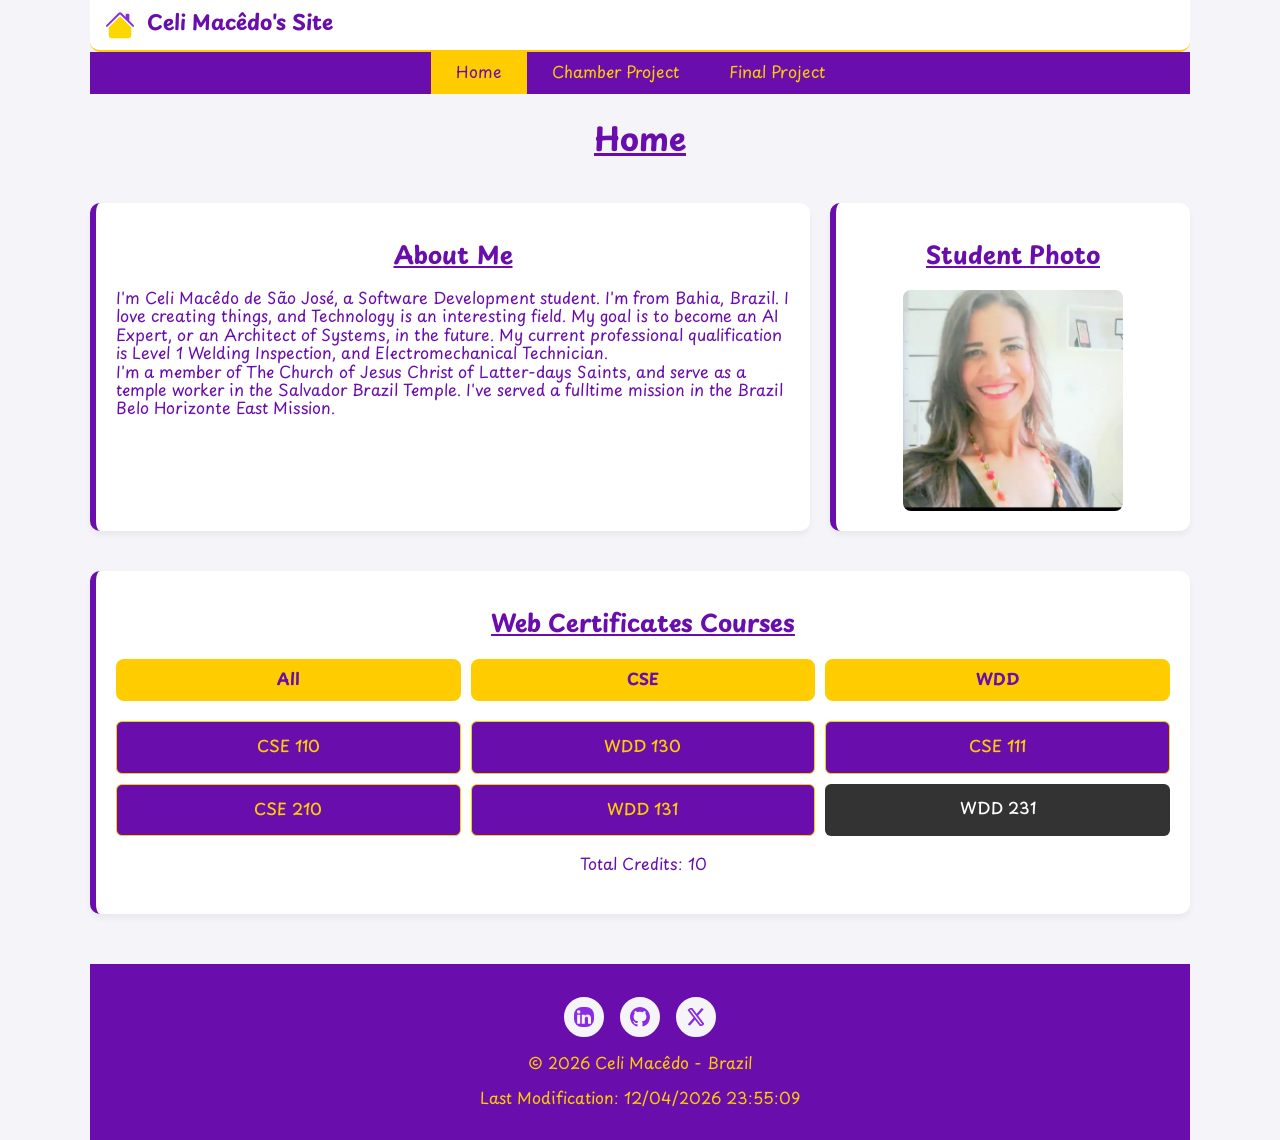
<file: index.html>
<!DOCTYPE html>
<html lang="en">
<head>
    <meta charset="UTF-8">
    <meta name="viewport" content="width=device-width, initial-scale=1.0">
    <meta name="description" content="Meet Celi Macedo's Home Page - A BYU-I Pathway student of the WDD 231 Web Fronted Development I course.">
    <meta name="author" content="Celi Macêdo">

    <!-- Social Media Meta-->
    <meta property="og:title" content="Homepage - Celi Macêdo / WDD 131 Web Fronted Development I Course">
    <meta property="og:description" content="A project to demonstrate student's prerequisite knowledge by applying HTML, CSS, and JavaScript.">
    <meta property="og:image" content="images/ba-logo.webp">
    <meta property="og:url" content="https://celikmack.github.io/wdd231/index.html"> 

    <title>Home Page</title>

    <!-- Google Fonts -->
    <link rel="preconnect" href="https://fonts.googleapis.com">
    <link rel="preconnect" href="https://fonts.gstatic.com" crossorigin>
    <link href="https://fonts.googleapis.com/css2?family=Advent+Pro:ital,wght@0,100..900;1,100..900&family=Noto+Sans:ital,wght@0,100..900;1,100..900&family=Playpen+Sans+Hebrew:wght@100..800&family=Rajdhani:wght@300;400;500;600;700&family=Roboto:ital,wght@0,100..900;1,100..900&family=Ubuntu+Sans:ital,wght@0,100..800;1,100..800&display=swap" rel="stylesheet">
    
    <!-- CSS, icon, and JS external files -->
    <link rel="stylesheet" href="styles/normalize.css">
    <link rel="stylesheet" href="styles/small.css">
    <link rel="stylesheet" href="styles/larger.css">
    <link rel="icon" href="favicon.ico">
    
    <script src="scripts/course.js" defer></script>
</head>

<body>
    <header>
        <img src="images/house-fill.svg" alt="Site logo" width="42" height="42">
        <span>Celi Macêdo's Site</span>
        <button id="ham-btn" class="hamburger" aria-label="Menu"></button>
    </header>
    <nav id="nav-bar" class="navigation">
        <ul>
            <li class="current"><a href="#">Home</a></li>
            <li><a href="chamber/index.html">Chamber Project</a></li>
            <li><a href="project/index.html">Final Project</a></li>
        </ul>
    </nav>
    <main>
        <h1>Home</h1>
        <section>
            <h2>About Me</h2>
            <p>I'm Celi Macêdo de São José, a Software Development student. I'm from Bahia, Brazil. I love creating things, and Technology is an interesting field. My goal is to become an AI Expert, or an Architect of Systems, in the future. My current professional qualification is Level 1 Welding Inspection, and Electromechanical Technician.<br>I'm a member of The Church of Jesus Christ of Latter-days Saints, and serve as a temple worker in the Salvador Brazil Temple. I've served a fulltime mission in the Brazil Belo Horizonte East Mission.</p>
        </section>
        <section>
            <h2>Student Photo</h2>
            <img src="images/profile.webp" alt="Celi Macêdo's photo" width="250" height="250">
        </section>
        <section class="card card-large">
            <h2>Web Certificates Courses</h2>
            <div class="courses-code">
                <button class="btn-filter" data-filter="all">All</button>
                <button class="btn-filter" data-filter="cse">CSE</button>
                <button class="btn-filter" data-filter="wdd">WDD</button>
            </div>
            <div class="courses"></div>
            <div class="credits">Total Credits: <span id="credits"></span></div>
            
        </section>

        </section>
        <dialog id="course-details"></dialog>
        </dialog>
    </main>
    <footer>
        <div class="social">
                <a href="https://linkedin.com" target="_blank"><img src="images/linkedin.svg" alt="Linked In" width="16" height="16"></a>
                <a href="https://github.com/celikmack" target="_blank"><img src="images/github.svg" alt="GitHub" width="16" height="16"></a>
                <a href="https://x.com" target="_blank"><img src="images/twitter-x.svg" alt="Twitter-X" width="16" height="16"></a>
            </div>
        <div class="footer">
            <p>&copy; <span id="currentYear"></span> Celi Macêdo - Brazil</p>
        </div>
        <div class="modified">
            <p><span id="lastModified"></span></p>
        </div>
    </footer>
    
</body>
</html>
</file>
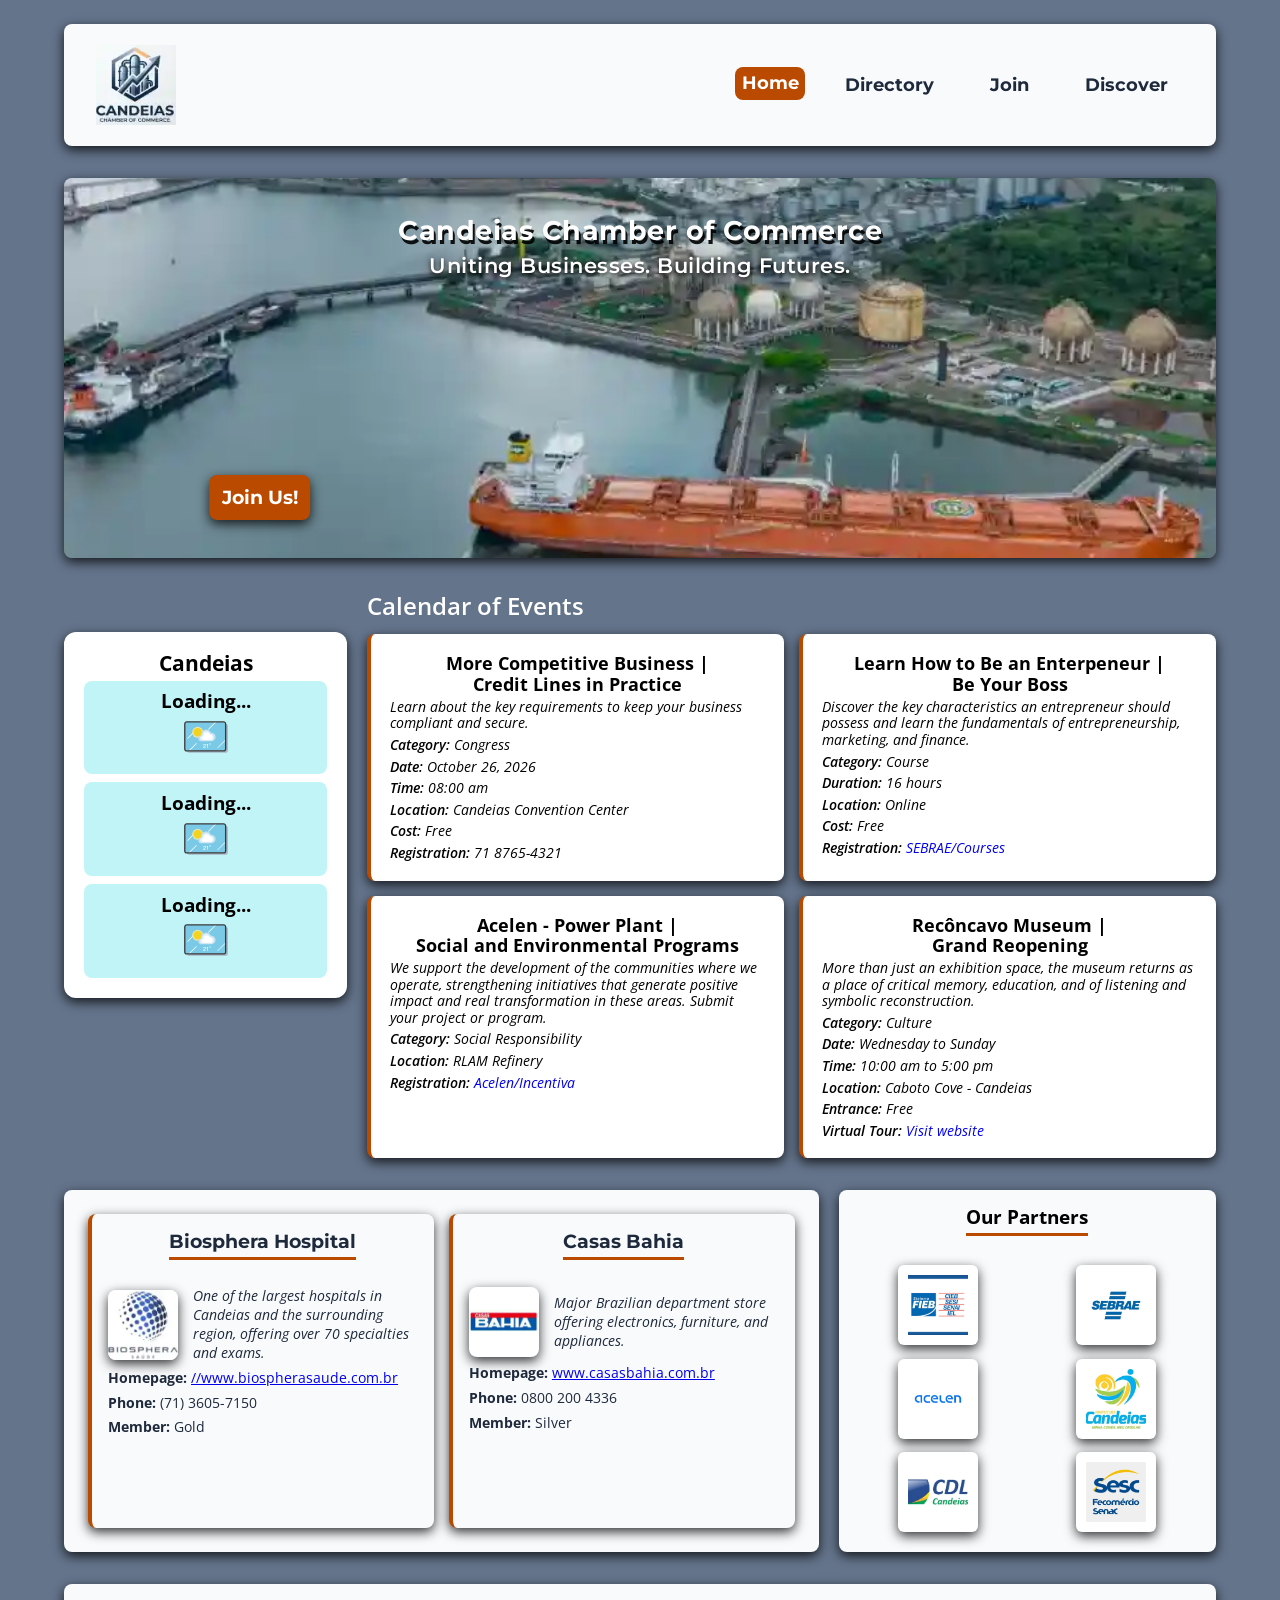
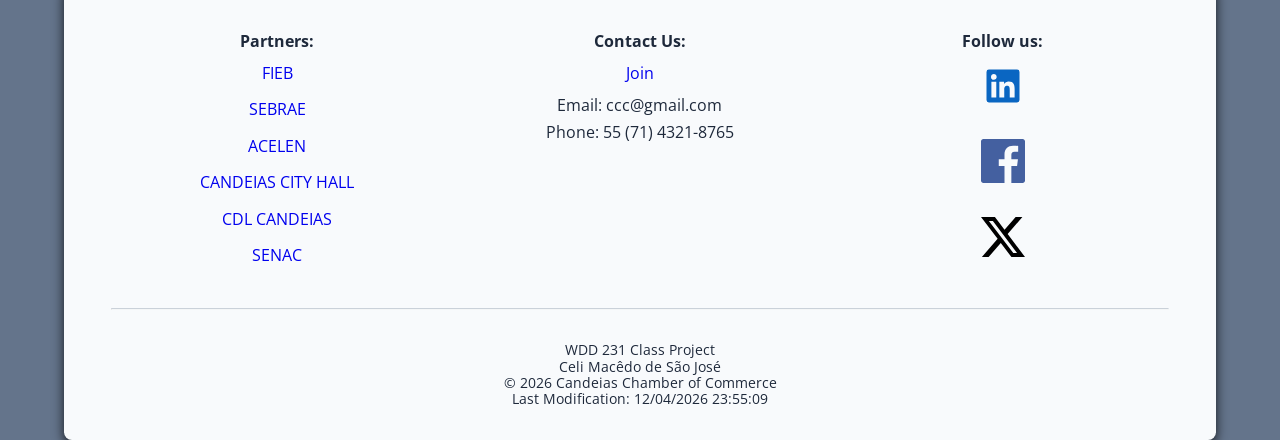
<file: chamber/index.html>
<!DOCTYPE html>
<html lang="en">
<head>
    <meta charset="UTF-8">
    <meta name="viewport" content="width=device-width, initial-scale=1.0">
    <meta name="description" content="Welcome to the Candeias Chamber of Commerce. Uniting local businesses, driving growth, and building a stronger future together.">
    <meta name="author" content="Celi Macêdo">
    <title>Homepage - Chamber of Commerce</title>
    
    <meta property="og:title" content="Candeias Chamber of Commerce Homepage. A Project by Celi Macedo">
    <meta property="og:description" content="Welcome to the Candeias Chamber of Commerce. Uniting local businesses, driving growth, and building a stronger future together.">
    <meta property="og:image" content="https://celikmack.github.io/wdd231/chamber/images/hero.webp">
    <meta property="og:url" content="https://celikmack.github.io/wdd231/chamber/index.html"> 

    <link rel="preconnect" href="https://fonts.googleapis.com">
    <link rel="preconnect" href="https://fonts.gstatic.com" crossorigin>
    <link href="https://fonts.googleapis.com/css2?family=Montserrat:wght@400;600;700&family=Open+Sans:wght@400;600&display=swap" rel="stylesheet">
    
    <link rel="icon" href="images/favicon.ico">
    <link rel="stylesheet" href="styles/normalize.css">
    <link rel="stylesheet" href="styles/chamber-small.css">
    <link rel="stylesheet" href="styles/chamber-large.css" media="(min-width: 768px)">
 
    <script src="scripts/global.js" defer></script>
    <script src="scripts/weather.js" defer></script>
    <script src="scripts/spotlight.js" defer></script>
        
</head>
<body>
    <header>
        <div class="logo">
            <img src="images/chamber-logo.webp" alt="Chamber of Commerce logo" width="100" height="100">
        </div>

        <button id="ham-btn" class="hamburger" aria-label="Open navigation menu"></button>
        <nav class="nav-flex">
            <ul id="navbar" class="navigation">
                <li><a href="index.html" class="active">Home</a></li>
                <li><a href="directory.html" >Directory</a></li>
                <li><a href="join.html">Join</a></li>
                <li><a href="discover.html">Discover</a></li>
            </ul>
        </nav>
    </header>
    
    <main> 
        <section class="hero">
            <picture>
                <source media="(max-width: 649px)" srcset="images/hero-small.webp">
                <source media="(max-width: 979px)" srcset="images/hero-medium.webp">
                <img src="images/hero.webp" class="bg-image" alt="Aerial view of Porto de Aratu industrial terminal and cargo ship" loading="lazy">
            </picture>
            <h1>Candeias Chamber of Commerce</h1>
            <p>Uniting Businesses. Building Futures.</p>
            <div class="cat-btn">
                <a href="join.html" class="cta-btn">Join Us!</a>
            </div>
        </section>

        <section class="events">
            
            <div class="forecast">
                <h2 id="town">Loading...</h2>
            
                <div class="forecast-flex">
                    
                    <!-- Day 1 Forecast -->
                    <div class="forecast-day">
                        <h3 id="date1">Loading...</h3>
                        <img id="graphic1" src="images/weather.svg" alt="Weather forecast icon" width="40">
                        <p id="description1"></p>
                        <p id="temperature1"></p>
                        <p id="humidity1"></p>
                    </div>

                     <!-- Day 2 Forecast -->
                    <div class="forecast-day">
                        <h3 id="date2">Loading...</h3>
                        <img id="graphic2" src="images/weather.svg" alt="Weather forecast icon" width="40">
                        <p id="description2"></p>
                        <p id="temperature2"></p>
                        <p id="humidity2"></p>
                    </div>

                    <!-- Day 3 Forecast -->
                    <div class="forecast-day">
                        <h3 id="date3">Loading...</h3>
                        <img id="graphic3" src="images/weather.svg" alt="Weather forecast icon" width="40">
                        <p id="description3"></p>
                        <p id="temperature3"></p>
                        <p id="humidity3"></p>
                    </div>
                </div>    
            </div>
            
            <div class="calendar">
                <h2>Calendar of Events</h2>
            

                <div class="child-1">
                    <h3>More Competitive Business |<br>Credit Lines in Practice</h3>
                    <p>Learn about the key requirements to keep your business compliant and secure.</p>
                    <p><span>Category: </span> Congress</p>
                    <p><span>Date: </span> October 26, 2026</p>
                    <p><span>Time: </span> 08:00 am</p>
                    <p><span>Location: </span> Candeias Convention Center</p>
                    <p><span>Cost: </span> Free</p>
                    <p><span>Registration: </span> 71 8765-4321</p>
                </div>

                <div class="child-2">
                    <h3>Learn How to Be an Enterpeneur |<br>Be Your Boss</h3>
                    <p>Discover the key characteristics an entrepreneur should possess and learn the fundamentals of entrepreneurship, marketing, and finance.</p>
                    <p><span>Category: </span> Course</p>
                    <p><span>Duration: </span> 16 hours</p>
                    <p><span>Location: </span> Online</p>
                    <p><span>Cost: </span> Free</p>
                    <p><span>Registration: </span> <a href="www.sebrae.com/br">SEBRAE/Courses</a></p>
                </div>

                <div class="child-3">
                    <h3>Acelen - Power Plant |<br>Social and Environmental Programs </h3>
                    <p>We support the development of the communities where we operate, strengthening initiatives that generate positive impact and real transformation in these areas. Submit your project or program.</p> 
                    <p><span>Category: </span> Social Responsibility</p>
                    <p><span>Location: </span>RLAM Refinery</p>
                    
                    <p><span>Registration: </span><a href="https://www.acelen.com.br/incentiva/">Acelen/Incentiva</a></p>
                </div>    

                <div class="child-4">
                    <h3>Recôncavo Museum |<br>Grand Reopening</h3>
                    <p>More than just an exhibition space, the museum returns as a place of critical memory, education, and of listening and symbolic reconstruction.</p>
                    <p><span>Category: </span> Culture</p>
                    <p><span>Date: </span> Wednesday to Sunday</p>
                    <p><span>Time: </span> 10:00 am to 5:00 pm</p>
                    <p><span>Location: </span>Caboto Cove - Candeias</p>
                    <p><span>Entrance: </span> Free</p>
                    <p><span>Virtual Tour: </span><a href="https://www.museudoreconcavobaiano.com.br/indexWP.aspx#tour">Visit website</a></p>
                </div>    
            </div>        
        </section>

        <div class="members-partners">
            <section class="spotlight">
                <h2>Business Spotlight</h2>

            </section>

            <section class="partners">
                <h2>Our Partners</h2>
                <a href="https://www.fieb.org.br" target="_blank" rel="noopener noreferrer">
                    <img src="images/fieb.webp" alt="FIEB logo" width="90">
                </a>
                <a href="https://www.sebrae.com.br" target="_blank" rel="noopener noreferrer">
                    <img src="images/sebrae.webp" alt="SEBRAE logo" width="90">
                </a>
                <a href="https://www.acelen.com" target="_blank" rel="noopener noreferrer">
                    <img src="images/acelen.webp" alt="ACELEN logo" width="90">
                </a>
                <a href="https://prefeitura.candeias.ba.gov.br" target="_blank" rel="noopener noreferrer">
                    <img src="images/prefeitura-logo.webp" alt="Candeias City Hall" width="90">
                </a>
                <a href="https://www.facebook.com/cdlcandeias/?locale=pt_BR" target="_blank" rel="noopener noreferrer">
                    <img src="images/cdl.webp" alt="CDL Candeias logo" width="90">
                </a>
                <a href="https://www.sescbahia.com.br" target="_blank" rel="noopener noreferrer">
                    <img src="images/sesc.webp" alt="SESC logo" width="90">
                </a>
            </section>
        </div>    

    </main>

    <footer>
        <div class="footer-grid">
            <div class="partners-link">
                <p><strong>Partners:</strong></p>
                <ul>
                    <li><a href="https://fieb.org.br" target="_blank">FIEB</a></li>
                    <li><a href="https://sebrae.com.br" target="_blank">SEBRAE</a></li>
                    <li><a href="https://www.acelen.com" target="_blank">ACELEN</a></li>
                    <li> <a href="https://prefeitura.candeias.ba.gov.br" target="_blank">CANDEIAS CITY HALL</a> </li>
                    <li><a href="https://facebook.com/cdlcandeias" target="_blank">CDL CANDEIAS</a></li>
                    <li><a href="https://www.ba.senac.br" target="_blank">SENAC</a></li>
                </ul>
            </div>
            
            <div class="contact">
                <p><strong>Contact Us:</strong></p>
                <p><a href="join.html">Join</a></p>
                <p>Email: ccc@gmail.com</p>
                <p>Phone: 55 (71) 4321-8765</p>
            </div>
            
            <div class="social">
                <p><strong>Follow us:</strong></p>
                <ul>
                    <li><a href="https://linkedin.com" target="_blank"><img src="images/linkedin.svg" alt="LinkedIn" width="45" height="45"></a></li>
                    <li><a href="https://facebook.com" target="_blank"><img src="images/facebook.svg" alt="Facebook" width="44" height="44"></a></li>
                    <li><a href="https://x.com" target="_blank"><img src="images/twitter-x.svg" alt="Twitter-X" width="44" height="44"></a></li>
                </ul>
            </div>
        </div>

        <hr>

        <div class="student-info">
            <p>WDD 231 Class Project <br>Celi Macêdo de São José</p>
            <p>&copy; <span id="currentYear"></span> Candeias Chamber of Commerce</p>
            <p><span id="lastModified"></span></p>
        </div>
    </footer>
    
</body>
</html>
</file>
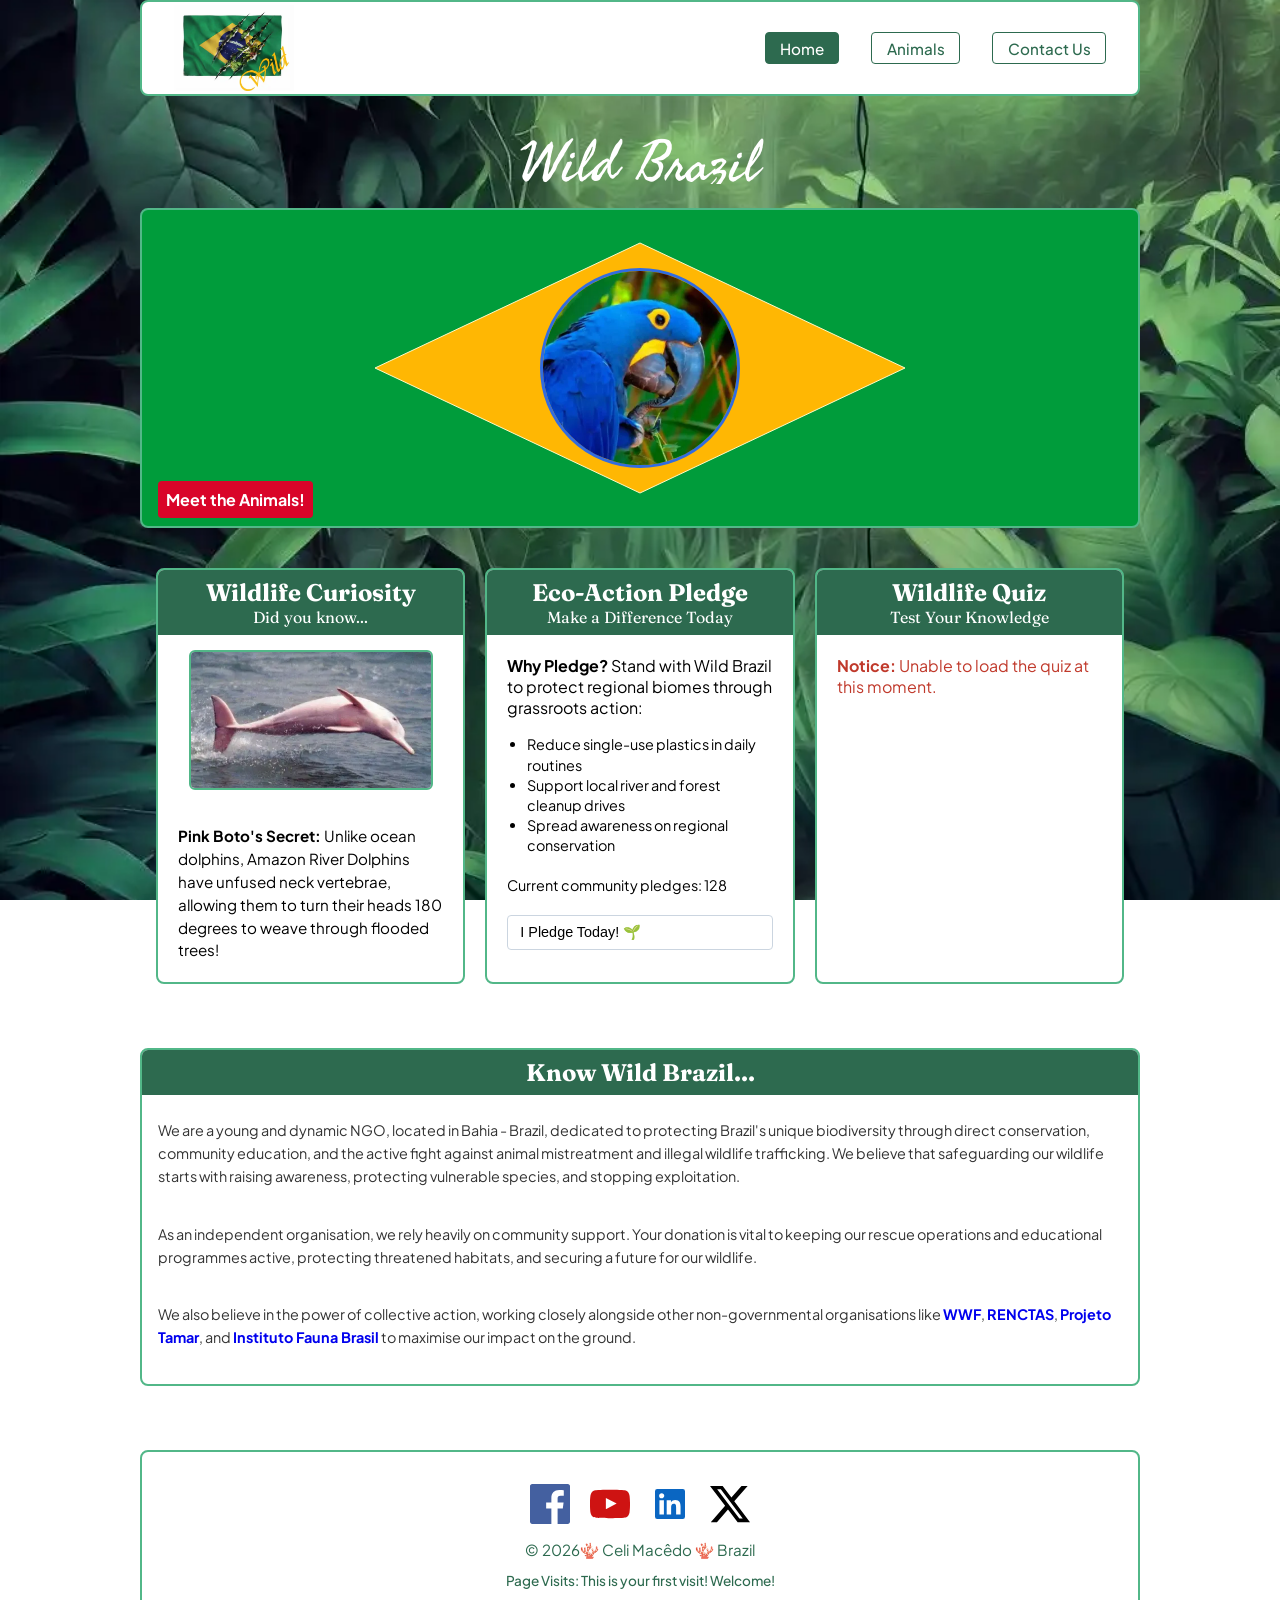
<file: project/index.html>
<!DOCTYPE html>
<html lang="en">
<head>
    <meta charset="UTF-8">
    <meta name="viewport" content="width=device-width, initial-scale=1.0">
    <meta name="description" content="Brazil Wild takes you to an amazing virtual safari, and teaches you how to protect the Brazilian fauna!">
    <meta name="author" content="Celi Macêdo">
    <title>Home Page</title>

    <!-- Social Media Meta -->
    <meta property="og:title" content="Website for a NGO - Brazil Wild, developed as a final project course by Celi Macêdo">
    <meta property="og:description" content="Brazil Wild takes you to an amazing virtual safari, and teaches you how to protect the Brazilian fauna!">
    <meta property="og:image" content="https://celikmack.github.io/wdd231/project/images/logo.webp">
    <meta property="og:url" content="https://celikmack.github.io/wdd231/project/index.html"> 

    <!-- Google Fonts Links -->
    <link rel="preconnect" href="https://fonts.googleapis.com">
    <link rel="preconnect" href="https://fonts.gstatic.com" crossorigin>
    <link href="https://fonts.googleapis.com/css2?family=Fraunces:ital,opsz,wght@0,9..144,600;0,9..144,700;1,9..144,400&family=Plus+Jakarta+Sans:wght@400;500;600;700&display=swap" rel="stylesheet">
    
    <link rel="preconnect" href="https://fonts.googleapis.com">
    <link rel="preconnect" href="https://fonts.gstatic.com" crossorigin>
    <link href="https://fonts.googleapis.com/css2?family=Taprom&display=swap" rel="stylesheet">

    <!-- Styles and Scripts External Links -->
    <link rel="stylesheet" href="styles/global.css">
    <link rel="stylesheet" href="styles/index.css">
    <link rel="icon" href="favicon.ico">   
    
    <script src="scripts/global.js" defer></script>
    <script src="scripts/index.js" defer></script>
       
</head>

<body>
    <!-- Background image--> 
    <div class="body-bg">
        <img src="images/bg-leaves.webp" class="bg-leaves" alt="A backgorund with multiple types of leaves." aria-hidden="true">
    </div>
    
    <!-- Header -->
    <header>
        <div class="logo">
            <img src="images/logo-wb.webp" alt="Wild Brazil logo" width="100" height="100">
        </div>

        <button id="ham-btn" class="hamburger" aria-label="Open navigation menu"></button>
        <nav class="nav-flex">
            <ul id="navbar" class="navigation">
                <li><a href="index.html" class="active">Home</a></li>
                <li><a href="animals.html" >Animals</a></li>
                <li><a href="contact.html">Contact Us</a></li>
            </ul>
        </nav>
    </header>
    <!-- Main Content-->
    <main>
        <!-- Hero Section -->
        <h1 class="hero-heading">
            <span class="animated-text">Meet to love</span>
            <span class="animated-text">Love to protect</span>
            <span class="animated-text">Protect to preserve</span>
            <span class="brand-text">Wild Brazil</span>
        </h1>

        <!-- Banner -->
        <div class="hero-container">
            <div class="flag">
                <a href="animals.html" class="cta-btn">Meet the Animals!</a>
                <svg class="diamond" width="540" height="260" viewBox="0 0 540 260">
                    <polygon points="270,5 535,130 270,255 5,130" fill="#ffb703" stroke="#fff9c4" stroke-width="1" />
                </svg>
                <div class="globe-circle">
                    <div class="globe-track">
                        <!-- Images for banner animation -->
                        <div class="globe-item"><img src="images/arara-azul.webp" alt="Arara Azul"></div>
                    <div class="globe-item"><img src="images/mico-leao-dourado.webp" alt="Mico Leão Dourado"></div>
                    <div class="globe-item"><img src="images/poraque.webp" alt="Pirarara"></div>
                    <div class="globe-item"><img src="images/tucano.webp" alt="Tucano"></div>
                    <div class="globe-item"><img src="images/anaconda-verde.webp" alt="Tamanduá Bandeira"></div>
                    <div class="globe-item"><img src="images/lobo-guara.webp" alt="Onça Pintada"></div>
                    
                    <div class="globe-item"><img src="images/arara-azul.webp" alt="Arara Azul"></div>
                    <div class="globe-item"><img src="images/mico-leao-dourado.webp" alt="Mico Leão Dourado"></div>
                    <div class="globe-item"><img src="images/poraque.webp" alt="Pirarara"></div>
                    <div class="globe-item"><img src="images/tucano.webp" alt="Tucano"></div>
                    <div class="globe-item"><img src="images/anaconda-verde.webp" alt="Tamanduá Bandeira"></div>
                    <div class="globe-item"><img src="images/lobo-guara.webp" alt="Onça Pintada"></div>
                </div>
                    <div class="globe-overlay"></div>
                </div>
            </div>
        </div>

        <!-- Live APIs section --> 
        <div class="interactive">
            <!-- Wildlife Curiosity -->
            <div class="api-card">
                <div class="card-header">
                    <h2>Wildlife Curiosity</h2>
                    <p class="subtitle">Did you know...</p>
                </div>
                <img src="images/boto.webp" alt="Amazon River Dolphin swimming in the river" class="card-image">
                <p><strong>Pink Boto's Secret:</strong> Unlike ocean dolphins, Amazon River Dolphins have unfused neck vertebrae, allowing them to turn their heads 180 degrees to weave through flooded trees!</p>
            </div>
            <!-- Eco-Action Pledge -->
            <div class="api-card" id="pledge-card">
                <div class="card-header">
                    <h2>Eco-Action Pledge</h2>
                    <p class="subtitle">Make a Difference Today</p>
                </div>
                <div class="card-body">
                    <p class="desc"><strong>Why Pledge?</strong> Stand with Wild Brazil to protect regional biomes through grassroots action:</p>
                    <ul class="pledge-list">
                        <li>Reduce single-use plastics in daily routines</li>
                        <li>Support local river and forest cleanup drives</li>
                        <li>Spread awareness on regional conservation</li>
                    </ul>
                    <p id="pledge-count" class="desc pledge-count-text">Current community pledges: 128</p>
                    <button id="pledge-btn" class="quiz-option pledge-action-btn">I Pledge Today! 🌱</button>
                </div>
            </div>
            <!-- Wildlife Quiz -->
            <div class="api-card" id="quiz">
                <h2>Wildlife Quiz</h2>
                
            </div>

            
        </div>

        <!-- About Us Section-->
        <div class="about">
            <div class="card-header">
                <h2>Know Wild Brazil...</h2>
            </div>
            <p>We are a young and dynamic NGO, located in Bahia - Brazil, dedicated to protecting Brazil's unique biodiversity through direct conservation, community education, and the active fight against animal mistreatment and illegal wildlife trafficking. We believe that safeguarding our wildlife starts with raising awareness, protecting vulnerable species, and stopping exploitation.</p>
            <p>As an independent organisation, we rely heavily on community support. Your donation is vital to keeping our rescue operations and educational programmes active, protecting threatened habitats, and securing a future for our wildlife.</p>
            <p class="desc">
                We also believe in the power of collective action, working closely alongside other non-governmental organisations like 
                <a href="https://www.wwf.org" target="_blank" rel="noopener">WWF</a>, 
                <a href="https://www.renctas.org.br" target="_blank" rel="noopener">RENCTAS</a>, 
                <a href="https://www.tamar.org.br" target="_blank" rel="noopener">Projeto Tamar</a>, and 
                <a href="https://institutofaunabrasil.org.br/" target="_blank" rel="noopener">Instituto Fauna Brasil</a> 
                to maximise our impact on the ground.
            </p>
        </div>

    </main>

    <!-- Footer-->
    <footer>
        <div class="social">
            <!-- <a href="https://www.loom.com/share/c9612df9242c4f27859a8e608830e029" target="_blank" aria-label="Loom"><img src="images/loom.svg" alt="Loom" width="16" height="16"></a>-->
            <a href="https://facebook.com/" target="_blank" aria-label="Facebook"><img src="images/facebook.svg" alt="Facebook" width="16" height="16"></a>
            <a href="https://youtube.com/" target="_blank" aria-label="YouTube"><img src="images/youtube.svg" alt="YouTube" width="16" height="16"></a>
            <a href="https://linkedin.com/" target="_blank" aria-label="LinkedIn"><img src="images/linkedin.svg" alt="Twitter-X" width="16" height="16"></a>
            <a href="https://x.com/" target="_blank" aria-label="Twitter-X"><img src="images/twitter-x.svg" alt="Twitter-X" width="16" height="16"></a>
        </div>
        <p>&copy; 2026🪸 Celi Macêdo 🪸 Brazil</p>
        <!-- Local Storage / Visit Counter-->
        <p class="visit-counter">Page Visits: <span id="visits">0</span></p>
    </footer>
    
</body>
</html>
</file>
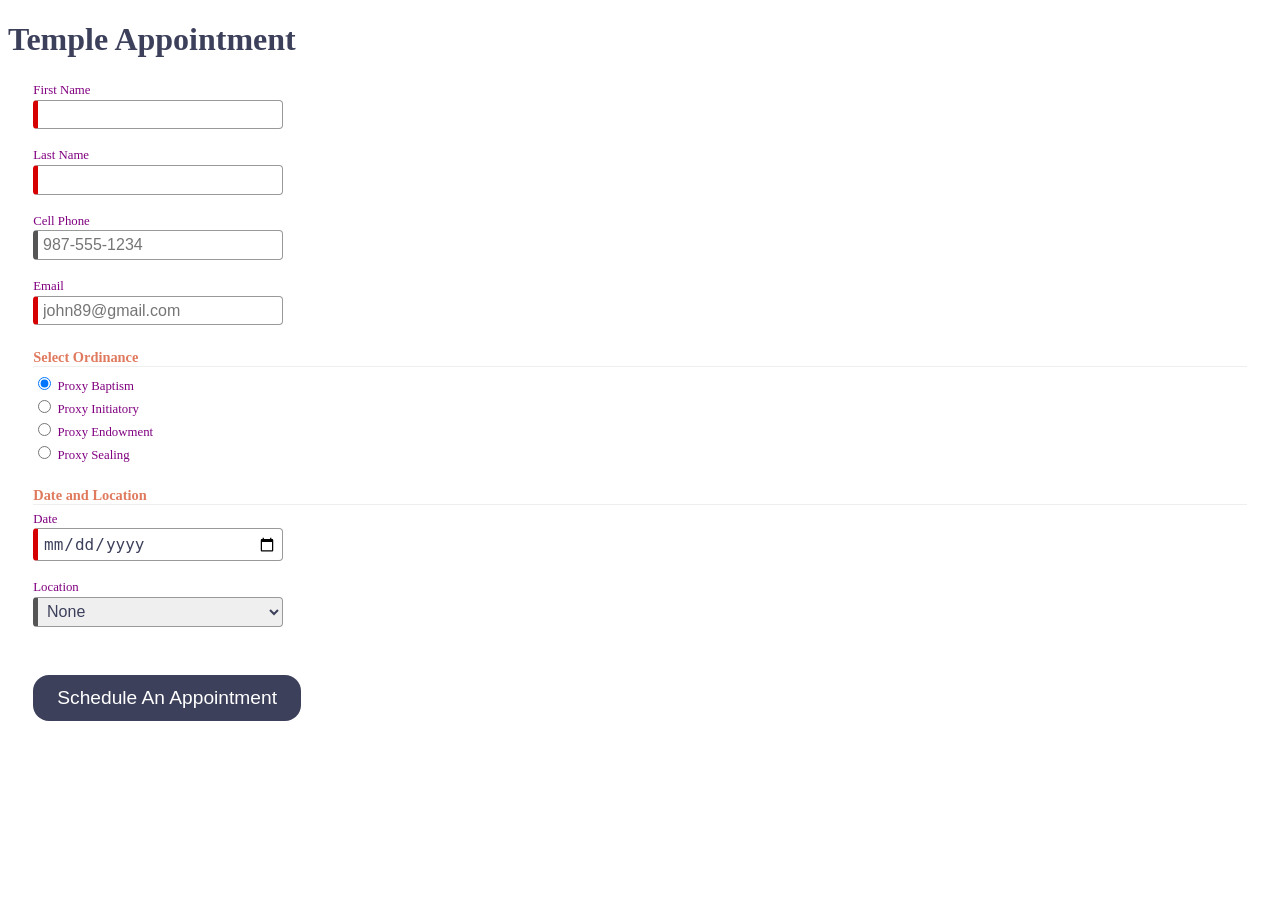
<file: startHere/index.html>
<!DOCTYPE html>
<html lang="en">

<head>
  <meta charset="UTF-8">
  <meta name="viewport" content="width=device-width, initial-scale=1.0">
  <meta name="description" content="Web Lab Start File">
  <meta name="author" content="Paul Cheney">

  <link rel="stylesheet" href="styles/small.css">
  <link rel="stylesheet" href="styles/large.css">

  <title>Web Lab Start File</title>
</head>

<body>

  <main>
    <h1>Temple Appointment</h1>

    <form method="GET" action="thanks.html" class="designOne">
      <label>First Name <input type="text" name="first" required autocomplete="given-name" title="Your First Name"></label>
        <label>Last Name <input type="text" name="last" required autocomplete="family-name" title="Your Last Name"></label>
        <label>Cell Phone <input type="tel" name="phone"  autocomplete="tel" title="A Phone Number with dashes" placeholder="987-555-1234" ></label>
        <label>Email <input type="email" name="email" required placeholder="john89@gmail.com"  title="Your Email" autocomplete="email"></label>
  

        <h3>Select Ordinance</h3>
        <label><input type="radio" name="ordinance" value="Baptism" checked> Proxy Baptism</label>
        <label><input type="radio" name="ordinance" value="Initiatory"> Proxy Initiatory</label>
        <label><input type="radio" name="ordinance" value="Endowment"> Proxy Endowment</label>
        <label><input type="radio" name="ordinance" value="Sealing"> Proxy Sealing</label>

        
        <h3>Date and Location</h3>
        <label>Date <input type="date" name="date" required></label>

        <label>Location
          <select name="location" required>
            <option value="">None</option>
            <option value="Payson">Payson</option>
            <option value="Orem">Orem</option>
            <option value="Provo City Center">Provo City Center</option>
        </label>

        <input type="submit" value="Schedule An Appointment">
    </form>

    
  </main>

</body>
</html>
</file>
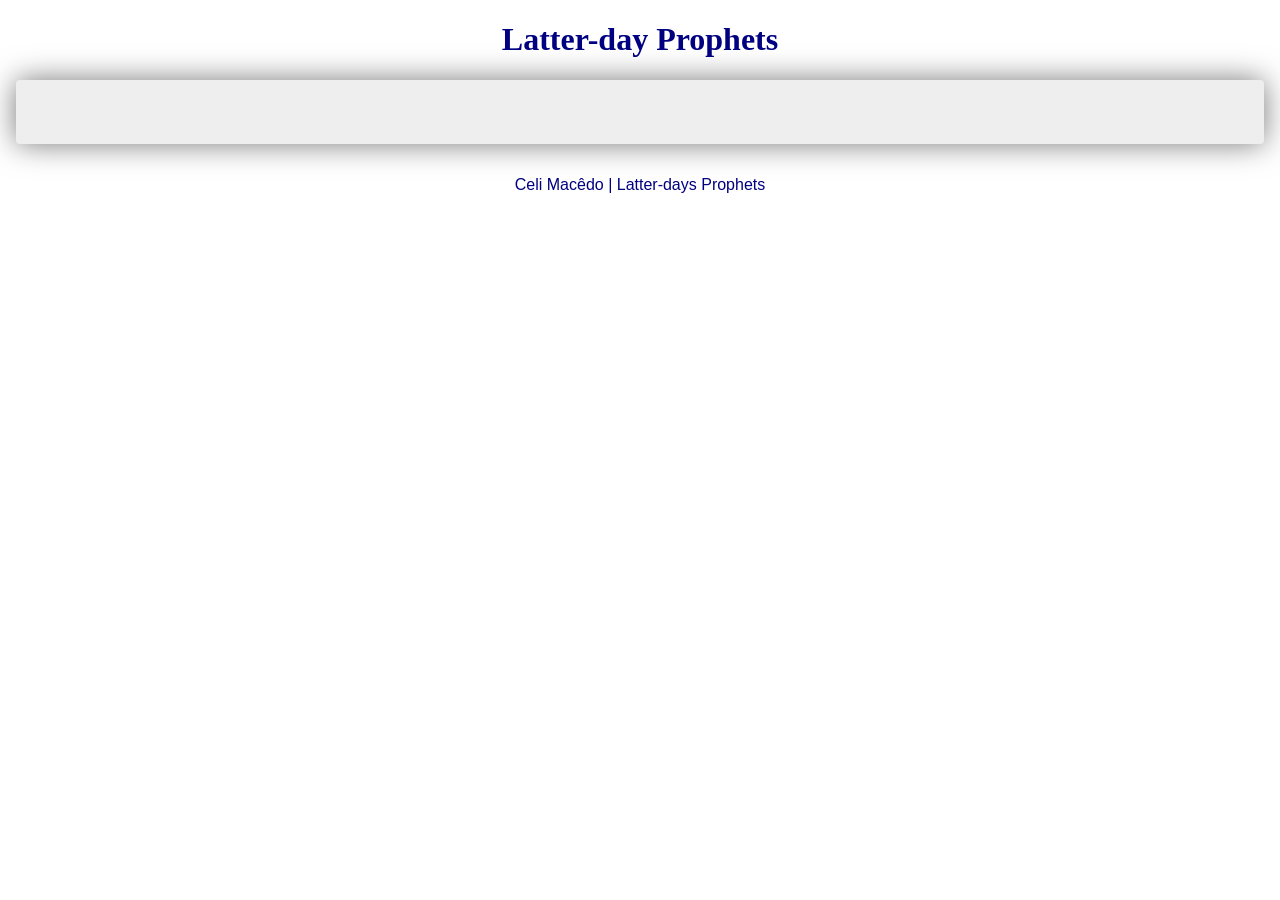
<file: prophets.html>
<!DOCTYPE html>
<html lang="en">
<head>
    <meta charset="UTF-8">
    <meta name="viewport" content="width=device-width, initial-scale=1.0">
    <meta name="description" content="A project to apply knowledge of FETCH API in Java Script.">
    <meta name="author" content="Celi Macêdo">
    
    <title>Prophets</title>
    <link rel="preconnect" href="https://fonts.googleapis.com">
    <link rel="preconnect" href="https://fonts.gstatic.com" crossorigin>
    <link href="https://fonts.googleapis.com/css2?family=Advent+Pro:ital,wght@0,100..900;1,100..900&family=Noto+Sans:ital,wght@0,100..900;1,100..900&family=Playpen+Sans+Hebrew:wght@100..800&family=Rajdhani:wght@300;400;500;600;700&family=Roboto:ital,wght@0,100..900;1,100..900&family=Ubuntu+Sans:ital,wght@0,100..800;1,100..800&display=swap" rel="stylesheet">
    

    <link rel="stylesheet" href="styles/normalize.css">
    <link rel="stylesheet" href="styles/prophets.css">
    
    <script src="scripts/prophets.js" defer></script>
</head>
<body>
   
    <header>
        <h1>Latter-day Prophets</h1>
    </header>

    <main>
        <div id="cards"></div>
    </main>

    <footer>
        Celi Macêdo | Latter-days Prophets
    </footer>

</body>
</html>
</file>
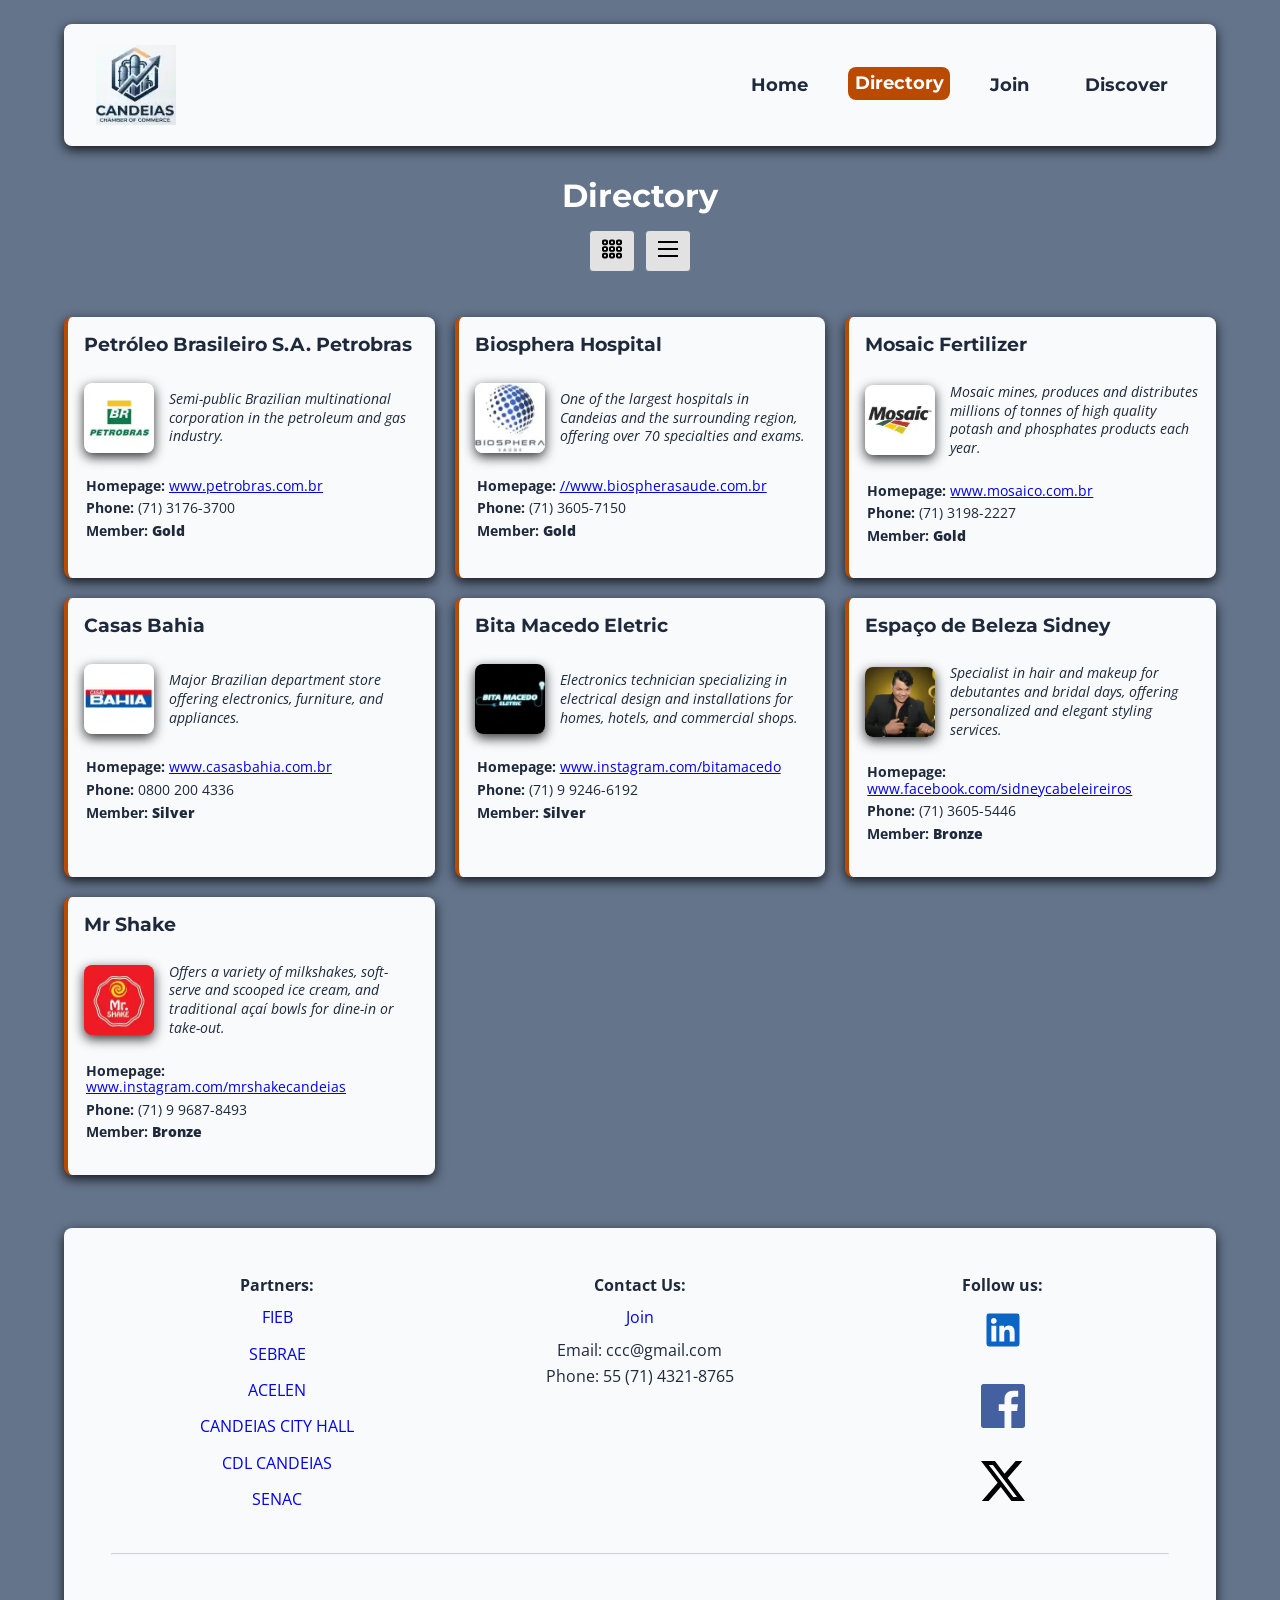
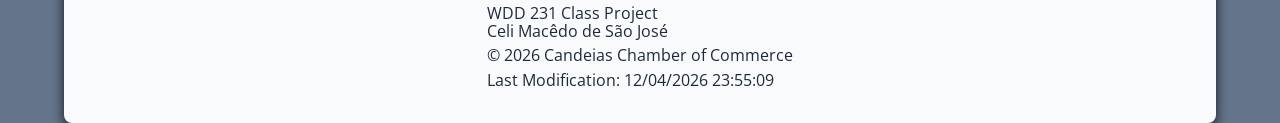
<file: chamber/directory.html>
<!DOCTYPE html>
<html lang="en">
<head>
    <meta charset="UTF-8">
    <meta name="viewport" content="width=device-width, initial-scale=1.0">
    <meta name="description" content="Meet Candeias Chamber of Commerce's company members.">
    <meta name="author" content="Celi Macêdo">
    <title>Directory - Chamber of Commerce</title>
    
    <meta property="og:title" content="Candeias Chamber of Commerce Directory Page.">
    <meta property="og:description" content="Meet Candeias Chamber of Commerce's company members.">
    <meta property="og:image" content="https://celikmack.github.io/wdd231/favicon.ico">
    <meta property="og:url" content="https://celikmack.github.io/wdd231/index.html"> 

    <link rel="preconnect" href="https://fonts.googleapis.com">
    <link rel="preconnect" href="https://fonts.gstatic.com" crossorigin>
    <link href="https://fonts.googleapis.com/css2?family=Montserrat:wght@400;600;700&family=Open+Sans:wght@400;600&display=swap" rel="stylesheet">
    
    <link rel="icon" href="images/favicon.ico">
    <link rel="stylesheet" href="styles/normalize.css">
    <link rel="stylesheet" href="styles/chamber-small.css">
    <link rel="stylesheet" href="styles/chamber-large.css" media="(min-width: 768px)">
    
    <script src="scripts/global.js" defer></script>
    <script src="scripts/directory.js" defer></script>
        
</head>
<body>
    <header>
        <div class="logo">
            <img src="images/chamber-logo.webp" alt="Chamber of Commerce logo" width="100" height="100">
        </div>

        <button id="ham-btn" class="hamburger" aria-label="Open navigation menu"></button>
        <nav class="nav-flex">
            <ul id="navbar" class="navigation">
                <li><a href="index.html">Home</a></li>
                <li><a href="directory.html" class="active">Directory</a></li>
                <li><a href="join.html">Join</a></li>
                <li><a href="discover.html">Discover</a></li>
            </ul>
        </nav>
    </header>
    
    <main> 
        <h1>Directory</h1>
        <div class="menu-btn">
            <button id="grid-screen"><img src="images/grid.svg" alt="grid icon" width="20" height="20"></button>
            <button id="list-screen"><img src="images/list.svg" alt="list icon" width="20" height="20"></button>

        </div>
        <div id="cards" class="grid"></div> 

    </main>

    <footer>
        <div class="footer-grid">
            <div class="partners-link">
                <p><strong>Partners:</strong></p>
                <ul>
                    <li><a href="https://fieb.org.br" target="_blank">FIEB</a></li>
                    <li><a href="https://sebrae.com.br" target="_blank">SEBRAE</a></li>
                    <li><a href="https://www.acelen.com" target="_blank">ACELEN</a></li>
                    <li> <a href="https://prefeitura.candeias.ba.gov.br" target="_blank">CANDEIAS CITY HALL</a> </li>
                    <li><a href="https://facebook.com/cdlcandeias" target="_blank">CDL CANDEIAS</a></li>
                    <li><a href="https://www.ba.senac.br" target="_blank">SENAC</a></li>
                </ul>
            </div>
            
            <div class="contact">
                <p><strong>Contact Us:</strong></p>
                <p><a href="join.html">Join</a></p>
                <p>Email: ccc@gmail.com</p>
                <p>Phone: 55 (71) 4321-8765</p>
            </div>
            
            <div class="social">
                <p><strong>Follow us:</strong></p>
                <ul>
                    <li><a href="https://linkedin.com" target="_blank"><img src="images/linkedin.svg" alt="LinkedIn" width="45" height="45"></a></li>
                    <li><a href="https://facebook.com" target="_blank"><img src="images/facebook.svg" alt="Facebook" width="44" height="44"></a></li>
                    <li><a href="https://x.com" target="_blank"><img src="images/twitter-x.svg" alt="Twitter-X" width="44" height="44"></a></li>
                </ul>
            </div>
        </div>

        <hr>

        <div class="info">
            <p>WDD 231 Class Project <br>Celi Macêdo de São José</p>
            <p>&copy; <span id="currentYear"></span> Candeias Chamber of Commerce</p>
            <p><span id="lastModified"></span></p>
        </div>
    </footer>
    
</body>
</html>
</file>
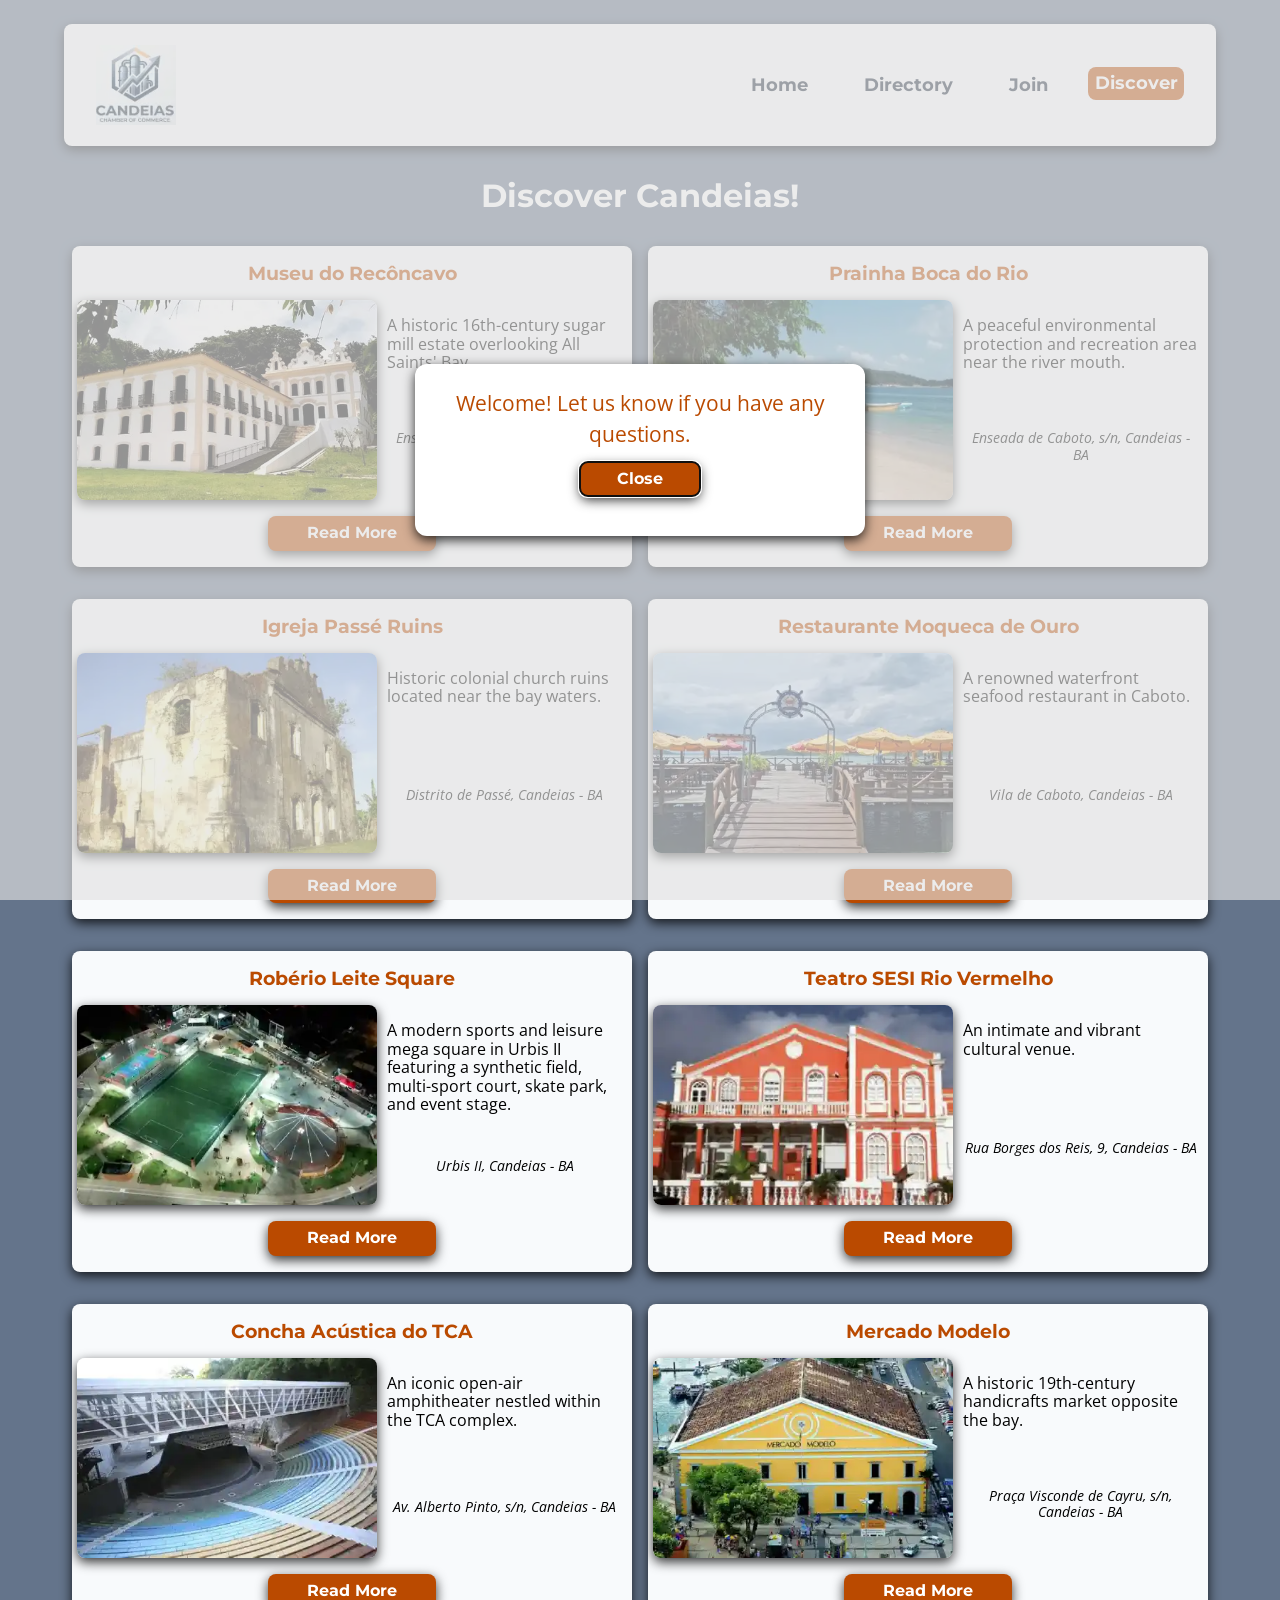
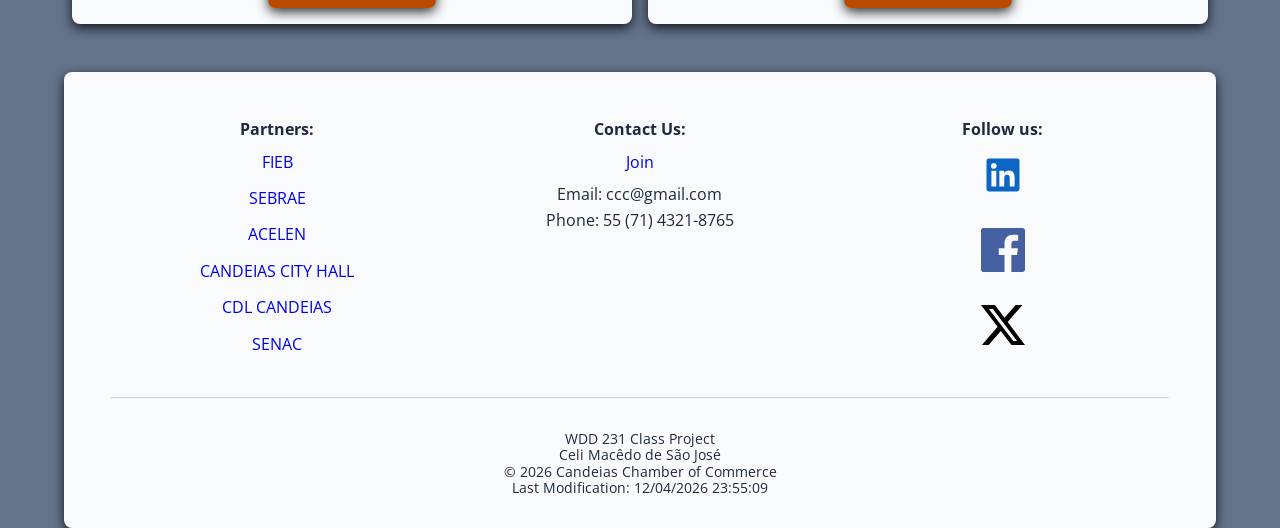
<file: chamber/discover.html>
<!DOCTYPE html>
<html lang="en">
<head>
    <meta charset="UTF-8">
    <meta name="viewport" content="width=device-width, initial-scale=1.0">
    <meta name="description" content="Discover Candeias in Bahia, Brazil. Explore local attractions, community spaces and historic sites.">
    <meta name="author" content="Celi Macêdo">
    <title>Discover - Chamber of Commerce</title>
    
    <meta property="og:title" content="Candeias Chamber of Commerce - Discover page. A Project by Celi Macedo">
    <meta property="og:description" content="Discover Candeias in Bahia, Brazil. Explore local attractions, community spaces and historic sites.">
    <meta property="og:image" content="https://celikmack.github.io/wdd231/chamber/images/museu-reconcavo.webp">
    <meta property="og:url" content="https://celikmack.github.io/wdd231/chamber/discover.html"> 
 

    <link rel="preconnect" href="https://fonts.googleapis.com">
    <link rel="preconnect" href="https://fonts.gstatic.com" crossorigin>
    <link href="https://fonts.googleapis.com/css2?family=Montserrat:wght@400;600;700&family=Open+Sans:wght@400;600&display=swap" rel="stylesheet">
    
    <link rel="icon" href="images/favicon.ico">
    <link rel="stylesheet" href="styles/normalize.css">
    <link rel="stylesheet" href="styles/chamber-small.css">
    <link rel="stylesheet" href="styles/chamber-large.css" media="(min-width: 641px)">
 
    <script src="scripts/global.js" defer></script>
    <script src="scripts/discover.js" type="module"></script>
        
</head>
<body>
    <header>
        <div class="logo">
            <img src="images/chamber-logo.webp" alt="Chamber of Commerce logo" width="100" height="100">
        </div>

        <button id="ham-btn" class="hamburger" aria-label="Open navigation menu"></button>
        <nav class="nav-flex">
            <ul id="navbar" class="navigation">
                <li><a href="index.html">Home</a></li>
                <li><a href="directory.html" >Directory</a></li>
                <li><a href="join.html">Join</a></li>
                <li><a href="discover.html" class="active">Discover</a></li>
            </ul>
        </nav>
    </header>
    
    <main> 

        <dialog id="visit">
            <p id="message"></p>
            <button class="closeBtn">Close</button>
        </dialog>

        <h1>Discover Candeias!</h1>
        
        <div id="card-places"></div> 
        <dialog id="disc-placeModal">
            <div class="modal-header">
                <h2 id="disc-modalTitle"></h2>
                <button id="disc-closeBtn" class="close-btn">X</button>
            </div>
            <p id="disc-modalDescrip"></p>
            <p id="disc-modalCost"></p>
        </dialog>

    </main>

    <footer>
        <div class="footer-grid">
            <div class="partners-link">
                <p><strong>Partners:</strong></p>
                <ul>
                    <li><a href="https://fieb.org.br" target="_blank">FIEB</a></li>
                    <li><a href="https://sebrae.com.br" target="_blank">SEBRAE</a></li>
                    <li><a href="https://www.acelen.com" target="_blank">ACELEN</a></li>
                    <li> <a href="https://prefeitura.candeias.ba.gov.br" target="_blank">CANDEIAS CITY HALL</a> </li>
                    <li><a href="https://facebook.com/cdlcandeias" target="_blank">CDL CANDEIAS</a></li>
                    <li><a href="https://www.ba.senac.br" target="_blank">SENAC</a></li>
                </ul>
            </div>
            
            <div class="contact">
                <p><strong>Contact Us:</strong></p>
                <p><a href="join.html">Join</a></p>
                <p>Email: ccc@gmail.com</p>
                <p>Phone: 55 (71) 4321-8765</p>
            </div>
            
            <div class="social">
                <p><strong>Follow us:</strong></p>
                <ul>
                    <li><a href="https://linkedin.com" target="_blank"><img src="images/linkedin.svg" alt="LinkedIn" width="45" height="45"></a></li>
                    <li><a href="https://facebook.com" target="_blank"><img src="images/facebook.svg" alt="Facebook" width="44" height="44"></a></li>
                    <li><a href="https://x.com" target="_blank"><img src="images/twitter-x.svg" alt="Twitter-X" width="44" height="44"></a></li>
                </ul>
            </div>
        </div>

        <hr>

        <div class="student-info">
            <p>WDD 231 Class Project <br>Celi Macêdo de São José</p>
            <p>&copy; <span id="currentYear"></span> Candeias Chamber of Commerce</p>
            <p><span id="lastModified"></span></p>
        </div>
    </footer>
    
</body>
</html>
</file>
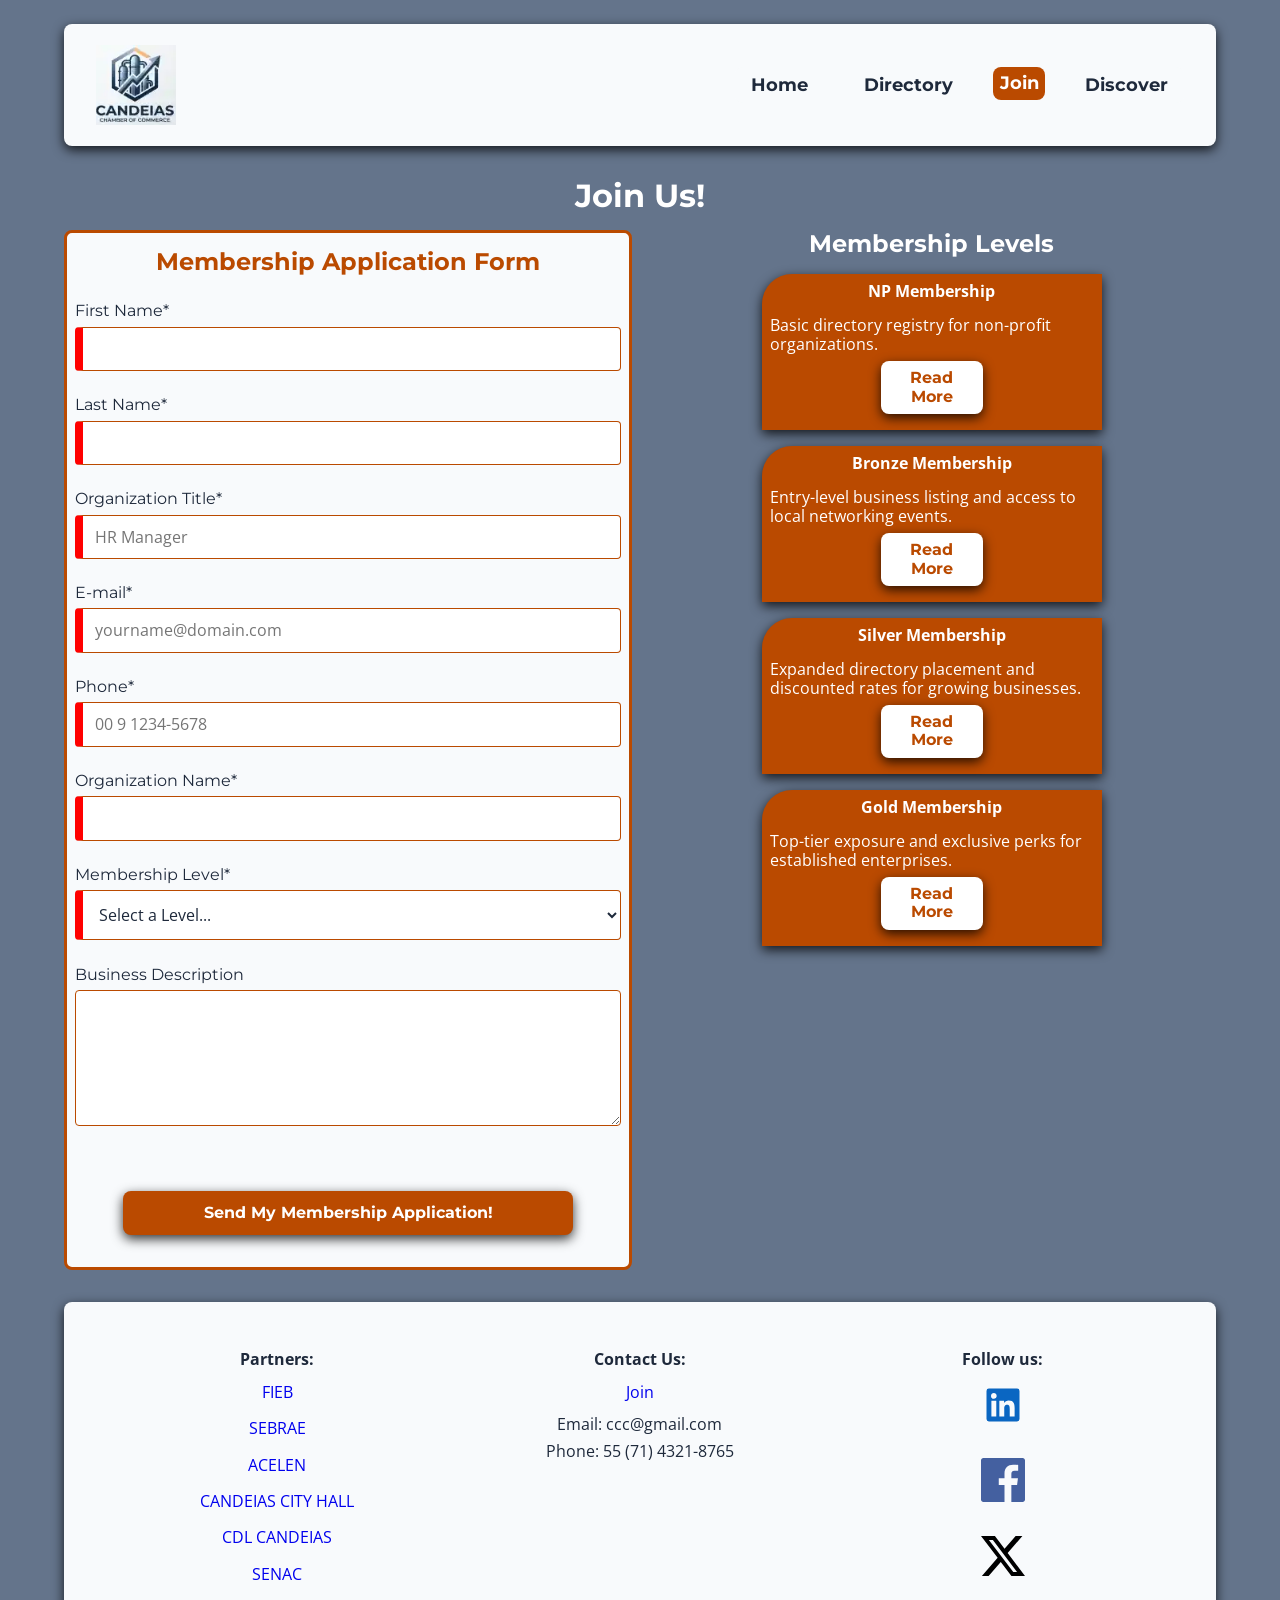
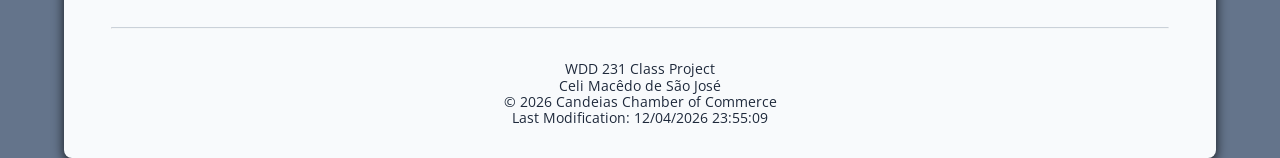
<file: chamber/join.html>
<!DOCTYPE html>
<html lang="en">
<head>
    <meta charset="UTF-8">
    <meta name="viewport" content="width=device-width, initial-scale=1.0">
    <meta name="description" content="Be a member of Candeias Chamber of Commerce. See our benefits for your business and submit the Membership Application Form.">
    <meta name="author" content="Celi Macêdo">
    <title>Join - Chamber of Commerce</title>
    
    <meta property="og:title" content="Candeias Chamber of Commerce Join page. A Project by Celi Macedo">
    <meta property="og:description" content="Be a member of Candeias Chamber of Commerce. See our benefits for your business and submit the Membership Application Form.">
    <meta property="og:image" content="https://celikmack.github.io/wdd231/chamber/images/hero.webp">
    <meta property="og:url" content="https://celikmack.github.io/wdd231/chamber/join.html"> 
 

    <link rel="preconnect" href="https://fonts.googleapis.com">
    <link rel="preconnect" href="https://fonts.gstatic.com" crossorigin>
    <link href="https://fonts.googleapis.com/css2?family=Montserrat:wght@400;600;700&family=Open+Sans:wght@400;600&display=swap" rel="stylesheet">
    
    <link rel="icon" href="images/favicon.ico">
    <link rel="stylesheet" href="styles/normalize.css">
    <link rel="stylesheet" href="styles/chamber-small.css">
    <link rel="stylesheet" href="styles/chamber-large.css" media="(min-width: 768px)">
 
    <script src="scripts/global.js" defer></script>
    <script src="scripts/join.js" defer></script>
    
        
</head>
<body>
    <header>
        <div class="logo">
            <img src="images/chamber-logo.webp" alt="Chamber of Commerce logo" width="100" height="100">
        </div>

        <button id="ham-btn" class="hamburger" aria-label="Open navigation menu"></button>
        <nav class="nav-flex">
            <ul id="navbar" class="navigation">
                <li><a href="index.html">Home</a></li>
                <li><a href="directory.html" >Directory</a></li>
                <li><a href="join.html" class="active">Join</a></li>
                <li><a href="discover.html">Discover</a></li>
            </ul>
        </nav>
    </header>
    
    <main> 
        <h1>Join Us!</h1>
        <section class="join-content">
           
            <form action="thankyou.html" method="get" class="join-form">
                 <h2>Membership Application Form</h2>
                <label>First Name*<input type="text" name="first-name" title="Your first name" autocomplete="given-name" required></label>
                <label>Last Name*<input type="text" name="last-name" title="Your last name" autocomplete="family-name" required></label>
                <label>Organization Title*<input type="text" name="title" title="Minimum 7 characters (letters, spaces, hyphens only)" placeholder="HR Manager" pattern="[A-Za-z\s\-]{7,}" autocomplete="organization-title" required></label>                
                <label>E-mail*<input type="email" name="email" title="Your Email Address" placeholder="yourname@domain.com" autocomplete="email" required></label>                
                <label>Phone*<input type="tel" name="phone" title="Your Phone Number" placeholder="00 9 1234-5678" autocomplete="tel" required></label>                
                <label>Organization Name*<input type="text" name="org-name" title="Your Organization" autocomplete="organization" required></label>                
                <label>Membership Level*
                    <select name="membership-level" id="membership-level" title="Membership Level" required>
                        <option value="" disabled selected>Select a Level...</option>
                        <option value="np">NP Membership</option>
                        <option value="bronze">Bronze Membership</option>
                        <option value="silver">Silver Membership</option>
                        <option value="gold">Gold Membership</option>
                        
                    </select>
                </label>
                <label>Business Description<textarea name="org-description" title="Your Organization Description" rows="6"></textarea></label>
                <label><input type="hidden" name="timestamp" id="timestamp" value=""></label>
                <button type="submit" class="join-btn">Send My Membership Application!</button>
            </form>

            <div class="level-cards">
                <h2>Membership Levels</h2>
                
                <!-- NP Membership Card -->
                <div class="membership-card">
                    <h3>NP Membership</h3>
                    <p>Basic directory registry for non-profit organizations.</p>
                    <button class="open-btn" data-modal="npModal">Read More</button>
                </div>
                <dialog id="npModal">
                    <div class="modal-header"> 
                        <h3>NP Membership Benefits</h3>
                        <button class="close-btn">X</button>
                    </div>
                    <p>Tailored specifically for local charities and non-profit groups. Includes a standard directory listing, participation in community network meetings, and access to local volunteer boards.</p>
                    <p><strong>Annual Fee: </strong>Free</p>
                </dialog>

                <!-- Bronze Membership Card -->
                <div class="membership-card">
                    <h3>Bronze Membership</h3>
                    <p>Entry-level business listing and access to local networking events.</p>
                    <button class="open-btn" data-modal="bronzeModal">Read More</button>
                </div>
                <dialog id="bronzeModal">
                    <div class="modal-header"> 
                        <h3>Bronze Membership Benefits</h3>
                        <button class="close-btn">X</button>
                    </div>
                    <p>Ideal for sole traders and small local businesses. Includes a standard business directory listing, admission to monthly networking mixers, and invitations to general member meetings.</p>
                    <p><strong>Annual Fee: </strong>$ 100.00</p>
                </dialog>
                <!-- Silver Membership Card -->
                <div class="membership-card">
                    <h3>Silver Membership</h3>
                    <p>Expanded directory placement and discounted rates for growing businesses.</p>
                    <button class="open-btn" data-modal="silverModal">Read More</button>
                    
                </div>
                <dialog id="silverModal">
                    <div class="modal-header"> 
                        <h3>Silver Membership Benefits</h3>
                        <button class="close-btn">X</button>
                    </div>
                    <p>Expanded directory placement and discounted rates for growing businesses.</p>
                    <p><strong>Annual Fee: </strong>$ 250.00</p>
                </dialog>

                <!-- Gold Membership Card -->
                <div class="membership-card">
                    <h3>Gold Membership</h3>
                    <p>Top-tier exposure and exclusive perks for established enterprises.</p>
                    <button class="open-btn" data-modal="goldModal">Read More</button>
                    
                </div>
                <dialog id="goldModal">
                    <div class="modal-header"> 
                        <h3>Gold Membership Benefits</h3>
                        <button class="close-btn">X</button>
                    </div>
                    <p>Built for established community leaders and large employers. Includes premier directory placement, a rotational homepage spotlight feature, direct advocacy representation, and full access to all annual chamber events.</p>
                    <p><strong>Annual Fee: </strong>$ 500.00</p>
                </dialog>
            </div>
        </section> 

    </main>

    <footer>
        <div class="footer-grid">
            <div class="partners-link">
                <p><strong>Partners:</strong></p>
                <ul>
                    <li><a href="https://fieb.org.br" target="_blank">FIEB</a></li>
                    <li><a href="https://sebrae.com.br" target="_blank">SEBRAE</a></li>
                    <li><a href="https://www.acelen.com" target="_blank">ACELEN</a></li>
                    <li> <a href="https://prefeitura.candeias.ba.gov.br" target="_blank">CANDEIAS CITY HALL</a> </li>
                    <li><a href="https://facebook.com/cdlcandeias" target="_blank">CDL CANDEIAS</a></li>
                    <li><a href="https://www.ba.senac.br" target="_blank">SENAC</a></li>
                </ul>
            </div>
            
            <div class="contact">
                <p><strong>Contact Us:</strong></p>
                <p><a href="join.html">Join</a></p>
                <p>Email: ccc@gmail.com</p>
                <p>Phone: 55 (71) 4321-8765</p>
            </div>
            
            <div class="social">
                <p><strong>Follow us:</strong></p>
                <ul>
                    <li><a href="https://linkedin.com" target="_blank"><img src="images/linkedin.svg" alt="LinkedIn" width="45" height="45"></a></li>
                    <li><a href="https://facebook.com" target="_blank"><img src="images/facebook.svg" alt="Facebook" width="44" height="44"></a></li>
                    <li><a href="https://x.com" target="_blank"><img src="images/twitter-x.svg" alt="Twitter-X" width="44" height="44"></a></li>
                </ul>
            </div>
        </div>

        <hr>

        <div class="student-info">
            <p>WDD 231 Class Project <br>Celi Macêdo de São José</p>
            <p>&copy; <span id="currentYear"></span> Candeias Chamber of Commerce</p>
            <p><span id="lastModified"></span></p>
        </div>
    </footer>
    
</body>
</html>
</file>
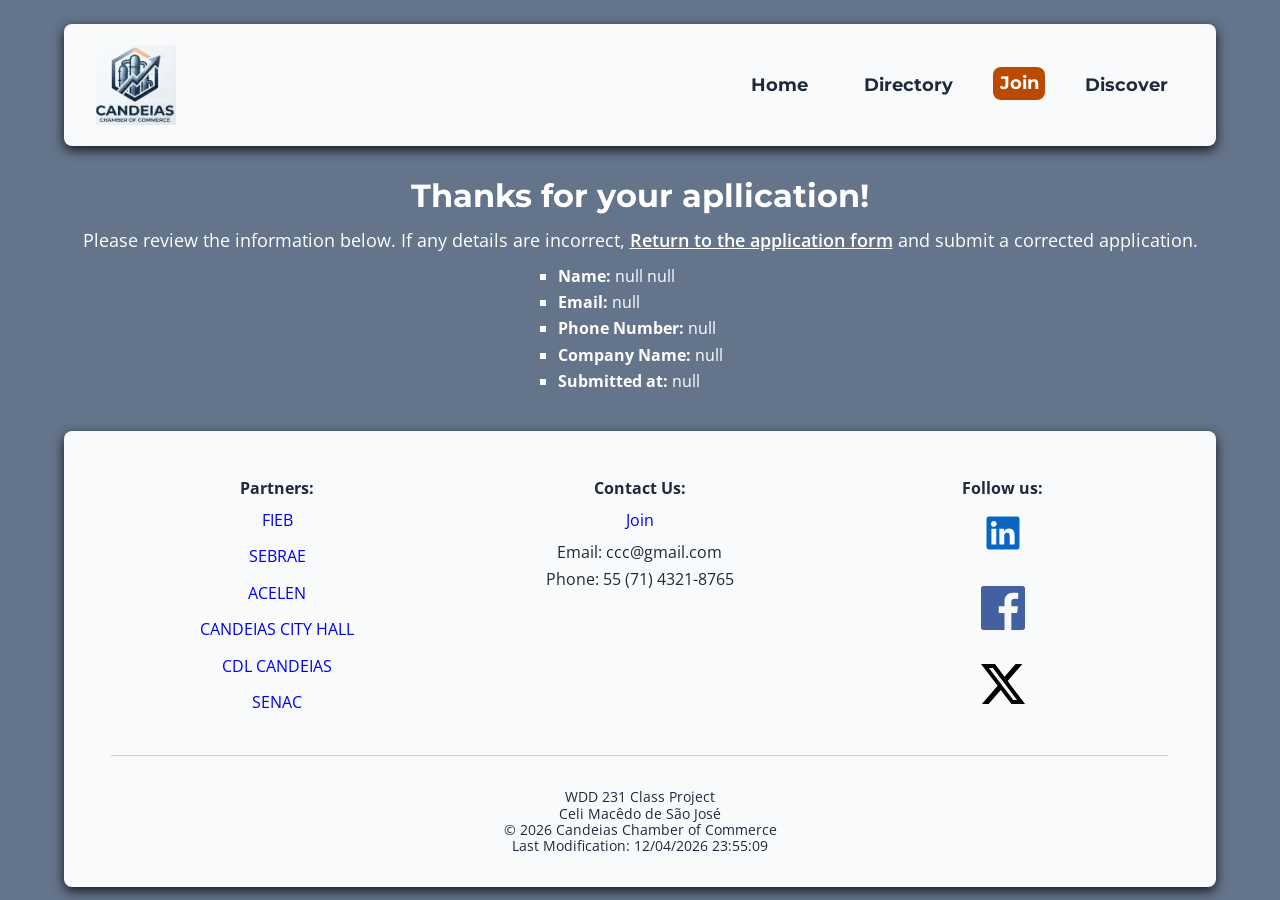
<file: chamber/thankyou.html>
<!DOCTYPE html>
<html lang="en">
<head>
    <meta charset="UTF-8">
    <meta name="viewport" content="width=device-width, initial-scale=1.0">
    <meta name="description" content="Thank you and confirmation of Membership Application Form submission page">
    <meta name="author" content="Celi Macêdo">
    <title>Thank you - Chamber of Commerce</title>

    <link rel="preconnect" href="https://fonts.googleapis.com">
    <link rel="preconnect" href="https://fonts.gstatic.com" crossorigin>
    <link href="https://fonts.googleapis.com/css2?family=Montserrat:wght@400;600;700&family=Open+Sans:wght@400;600&display=swap" rel="stylesheet">
    
    <link rel="icon" href="images/favicon.ico">
    <link rel="stylesheet" href="styles/normalize.css">
    <link rel="stylesheet" href="styles/chamber-small.css">
    <link rel="stylesheet" href="styles/chamber-large.css" media="(min-width: 768px)">
 
    <script src="scripts/global.js" defer></script>
    <script src="scripts/join.js" defer></script>
    <script src="scripts/thankyou.js" defer></script>
    
        
</head>
<body>
    <header>
        <div class="logo">
            <img src="images/chamber-logo.webp" alt="Chamber of Commerce logo" width="100" height="100">
        </div>

        <button id="ham-btn" class="hamburger" aria-label="Open navigation menu"></button>
        <nav class="nav-flex">
            <ul id="navbar" class="navigation">
                <li><a href="index.html">Home</a></li>
                <li><a href="directory.html" >Directory</a></li>
                <li><a href="join.html" class="active">Join</a></li>
                <li><a href="discover.html">Discover</a></li>
            </ul>
        </nav>
    </header>
    
    <main> 
        <h1>Thanks for your apllication!</h1>
        <div class="thankyou">
            <p>Please review the information below. If any details are incorrect, <a href="join.html">Return to the application form</a> and submit a corrected application.</p>
            <div class="results"></div>
        </div>
        
        

    </main>

    <footer>
        <div class="footer-grid">
            <div class="partners-link">
                <p><strong>Partners:</strong></p>
                <ul>
                    <li><a href="https://fieb.org.br" target="_blank">FIEB</a></li>
                    <li><a href="https://sebrae.com.br" target="_blank">SEBRAE</a></li>
                    <li><a href="https://www.acelen.com" target="_blank">ACELEN</a></li>
                    <li> <a href="https://prefeitura.candeias.ba.gov.br" target="_blank">CANDEIAS CITY HALL</a> </li>
                    <li><a href="https://facebook.com/cdlcandeias" target="_blank">CDL CANDEIAS</a></li>
                    <li><a href="https://www.ba.senac.br" target="_blank">SENAC</a></li>
                </ul>
            </div>
            
            <div class="contact">
                <p><strong>Contact Us:</strong></p>
                <p><a href="join.html">Join</a></p>
                <p>Email: ccc@gmail.com</p>
                <p>Phone: 55 (71) 4321-8765</p>
            </div>
            
            <div class="social">
                <p><strong>Follow us:</strong></p>
                <ul>
                    <li><a href="https://linkedin.com" target="_blank"><img src="images/linkedin.svg" alt="LinkedIn" width="45" height="45"></a></li>
                    <li><a href="https://facebook.com" target="_blank"><img src="images/facebook.svg" alt="Facebook" width="44" height="44"></a></li>
                    <li><a href="https://x.com" target="_blank"><img src="images/twitter-x.svg" alt="Twitter-X" width="44" height="44"></a></li>
                </ul>
            </div>
        </div>

        <hr>

        <div class="student-info">
            <p>WDD 231 Class Project <br>Celi Macêdo de São José</p>
            <p>&copy; <span id="currentYear"></span> Candeias Chamber of Commerce</p>
            <p><span id="lastModified"></span></p>
        </div>
    </footer>
    
</body>
</html>
</file>
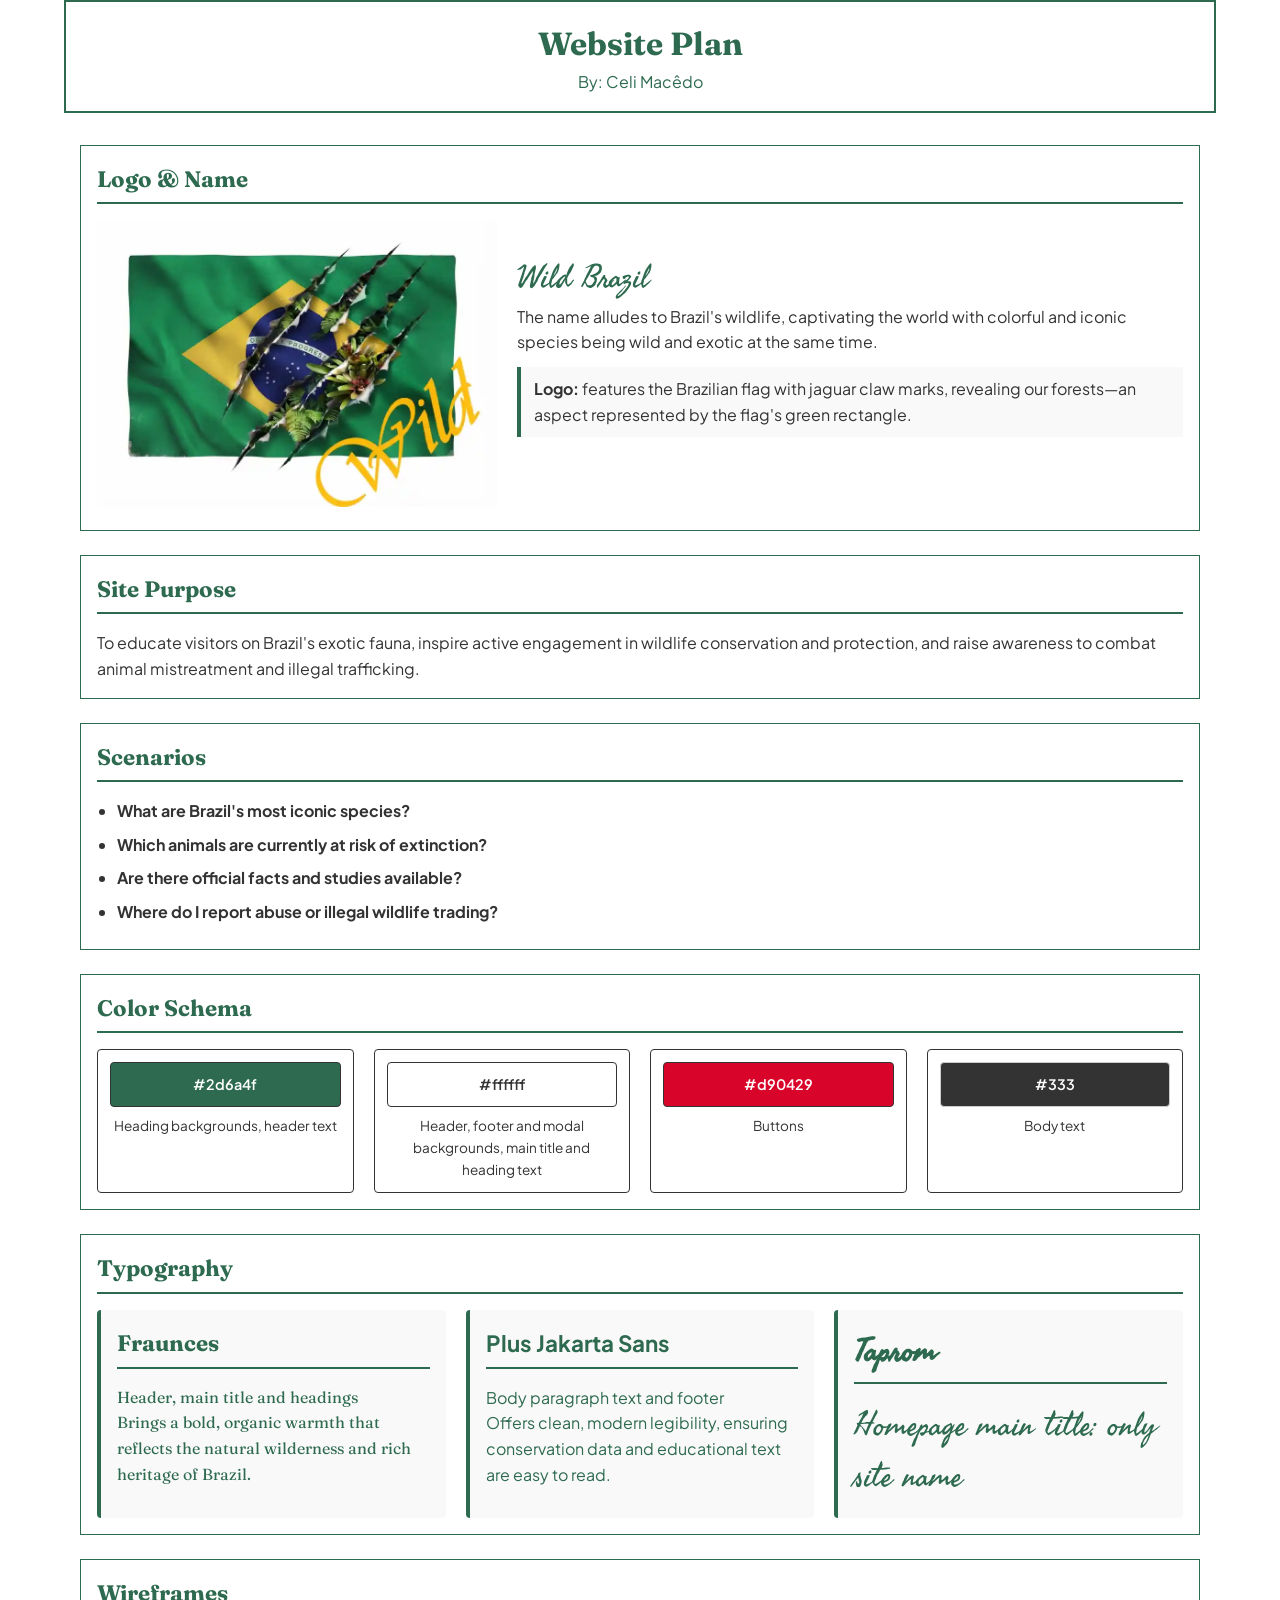
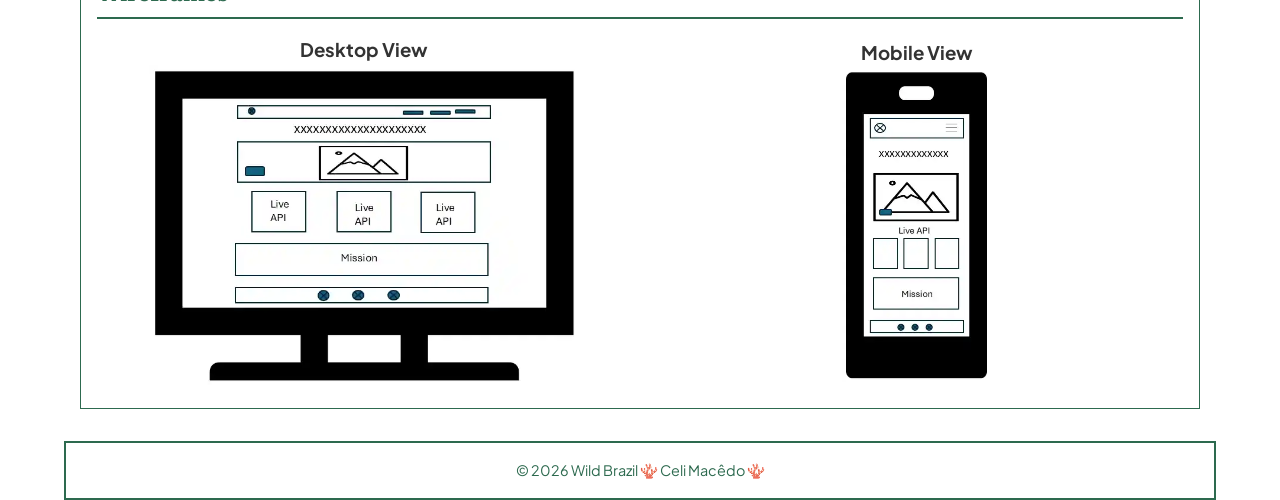
<file: Final Project/siteplan.html>
<!DOCTYPE html>
<html lang="en">
<head>
    <meta charset="UTF-8">
    <meta name="viewport" content="width=device-width, initial-scale=1.0">
    <title>Wild Brazil — Site Plan</title>
    <meta name="description" content="Website plan for an environmental NGO promoting education and the preservation of exotic Brazilian wildlife. Final project for WDD231 course. Developed by Celi Macêdo.">
    <meta name="author" content="Celi Macêdo">
    
    <link rel="preconnect" href="https://fonts.googleapis.com">
    <link rel="preconnect" href="https://fonts.gstatic.com" crossorigin>
    <link href="https://fonts.googleapis.com/css2?family=Fraunces:ital,opsz,wght@0,9..144,600;0,9..144,700;1,9..144,400&family=Plus+Jakarta+Sans:wght@400;500;600;700&display=swap" rel="stylesheet">
    
    <link rel="preconnect" href="https://fonts.googleapis.com">
    <link rel="preconnect" href="https://fonts.gstatic.com" crossorigin>
    <link href="https://fonts.googleapis.com/css2?family=Taprom&display=swap" rel="stylesheet">
    
    <link rel="stylesheet" href="styles/siteplan.css">
</head>

<body>
    <header class="header">
        <h1>Website Plan</h1>
        <p>By: Celi Macêdo</p>
    </header>

    <main class="container one">
        <section class="card">
            <h2>Logo & Name</h2>
            <div class="logo-name">
                <div class="wrapper">
                    <img src="images/logo-wb.webp" alt="Wild Brazil logo">
                </div>
                <div class="details">
                    <h3>Wild Brazil</h3>
                    <p>The name alludes to Brazil's wildlife, captivating the world with colorful and iconic species being wild and exotic at the same time.</p>
                    <p class="descrip"><strong>Logo:</strong>  features the Brazilian flag with jaguar claw marks, revealing our forests—an aspect represented by the flag's green rectangle.</p>
                </div>
            </div>
        </section>

        <section class="card">
            <h2>Site Purpose</h2>
            <p>To educate visitors on Brazil's exotic fauna, inspire active engagement in wildlife conservation and protection, and raise awareness to combat animal mistreatment and illegal trafficking.</p>
        </section>

        <section class="card">
            <h2>Scenarios</h2>
            <ul class="scenarios">
                <li>What are Brazil's most iconic species?</li>
                <li>Which animals are currently at risk of extinction?</li>
                <li>Are there official facts and studies available?</li>
                <li>Where do I report abuse or illegal wildlife trading?</li>
            </ul>
        </section>

        <section class="card">
            <h2>Color Schema</h2>
            <div class="color-grid">
                <div class="item">
                    <div class="color accent">#2d6a4f</div>
                    <p>Heading backgrounds, header text</p>
                </div>
                <div class="item">
                    <div class="color secondary">#ffffff</div>
                    <p>Header, footer and modal backgrounds, main title and heading text</p>
                </div>
                <div class="item">
                    <div class="color callouts">#d90429</div>
                    <p>Buttons</p>
                </div>
                <div class="item">
                    <div class="color text">#333</div>
                    <p>Body text</p>
                </div>
            </div>
        </section>

        <section class="card">
            <h2>Typography</h2>
            <div class="type-grid">
                <div class="box type1">
                    <h2>Fraunces</h2>
                    <p>Header, main title and headings</p> 
                    <p>Brings a bold, organic warmth that reflects the natural wilderness and rich heritage of Brazil.</p>   
                </div>
                <div class="box type2">
                    <h2>Plus Jakarta Sans</h2>
                    <p>Body paragraph text and footer</p>    
                    <p>Offers clean, modern legibility, ensuring conservation data and educational text are easy to read.</p>
                </div>
                <div class="box type3">
                    <h2>Taprom</h2>
                    <p>Homepage main title: only site name</p>    
                    
                </div>
            </div>
        </section>

        <section class="card">
            <h2>Wireframes</h2>
            <div class="wireframe-grid">
                <div class="wireframe-box">
                    <h3>Desktop View</h3>
                    <img src="images/desktop.webp" alt="Desktop Wireframe Layout" class="desktop" width="150">
                </div>
                <div class="wireframe-box">
                    <h3>Mobile View</h3>
                    <img src="images/mobile.webp" alt="Mobile Wireframe Layout" class="mobile" width="80">
                </div>
            </div>
        </section>
    </main>

    <footer class="footer">
        <p>&copy; 2026 Wild Brazil 🪸 Celi Macêdo 🪸</p>
    </footer>
</body>
</html>
</file>
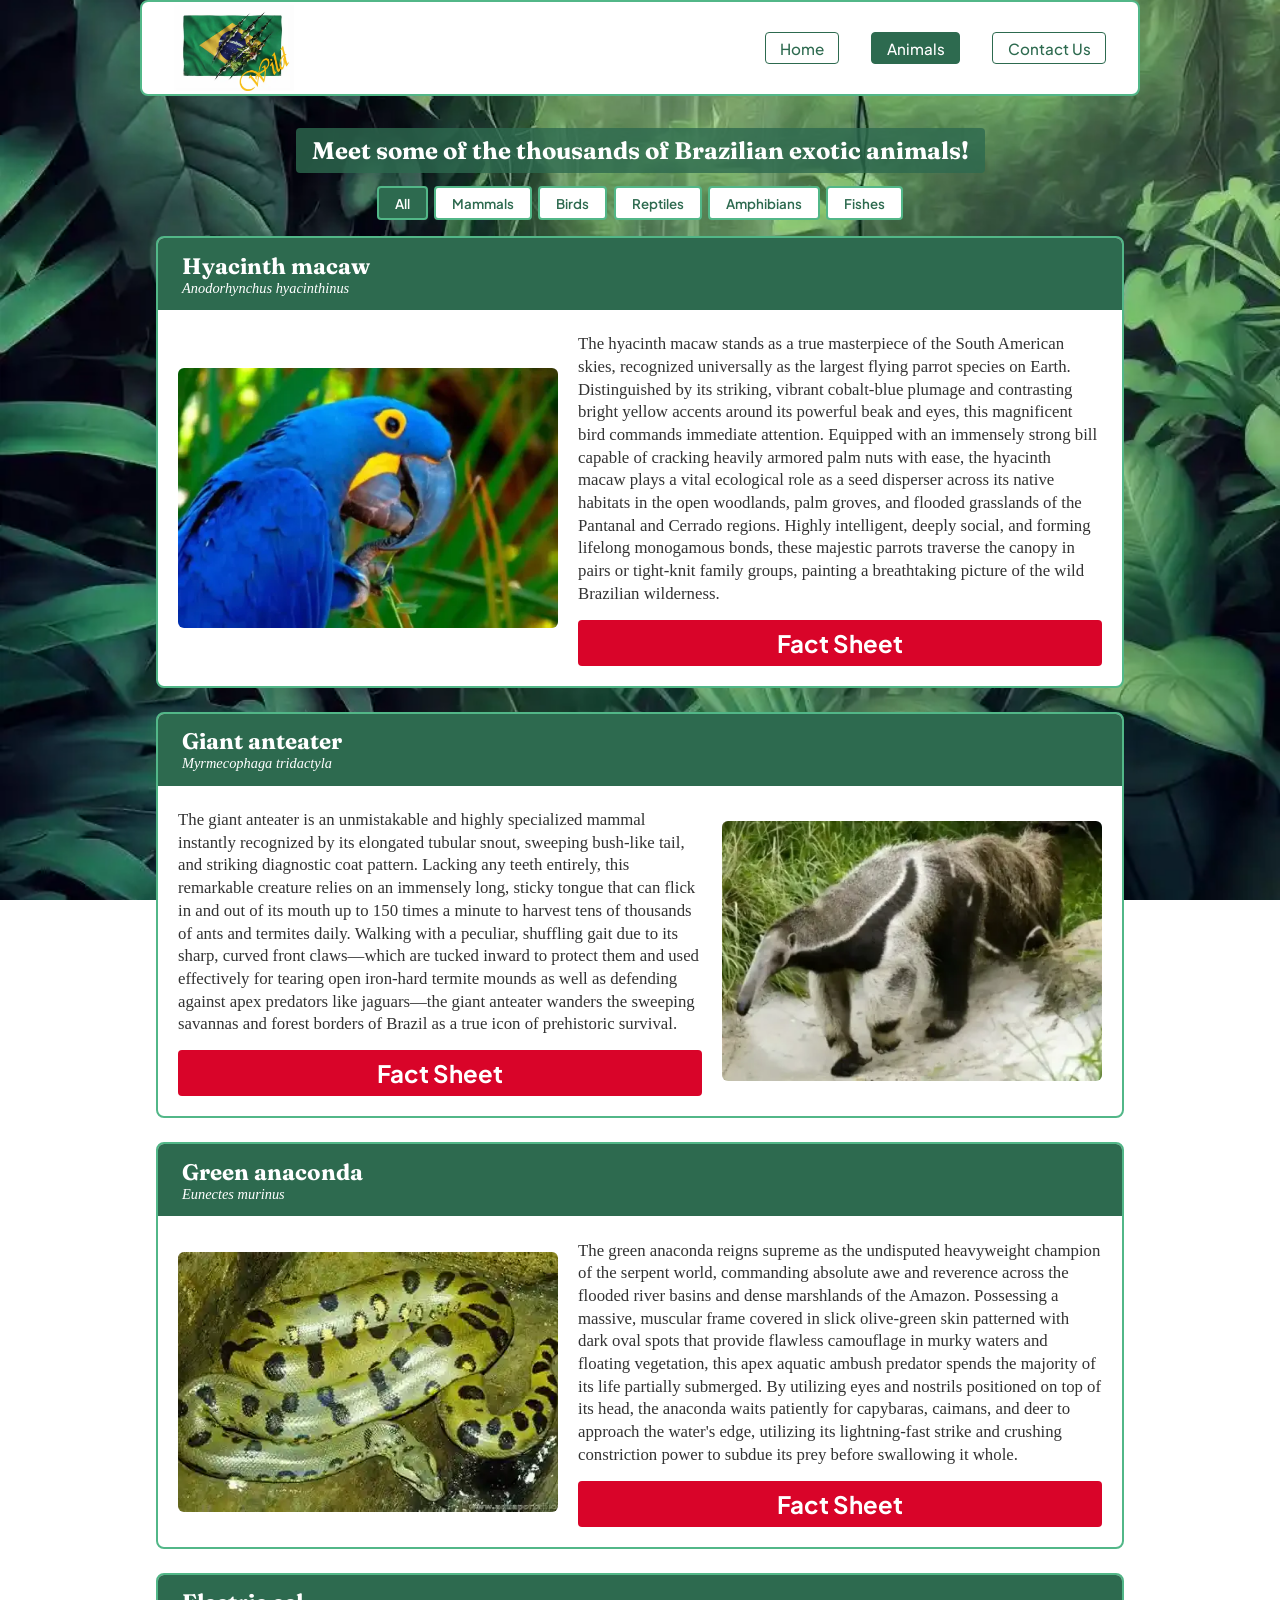
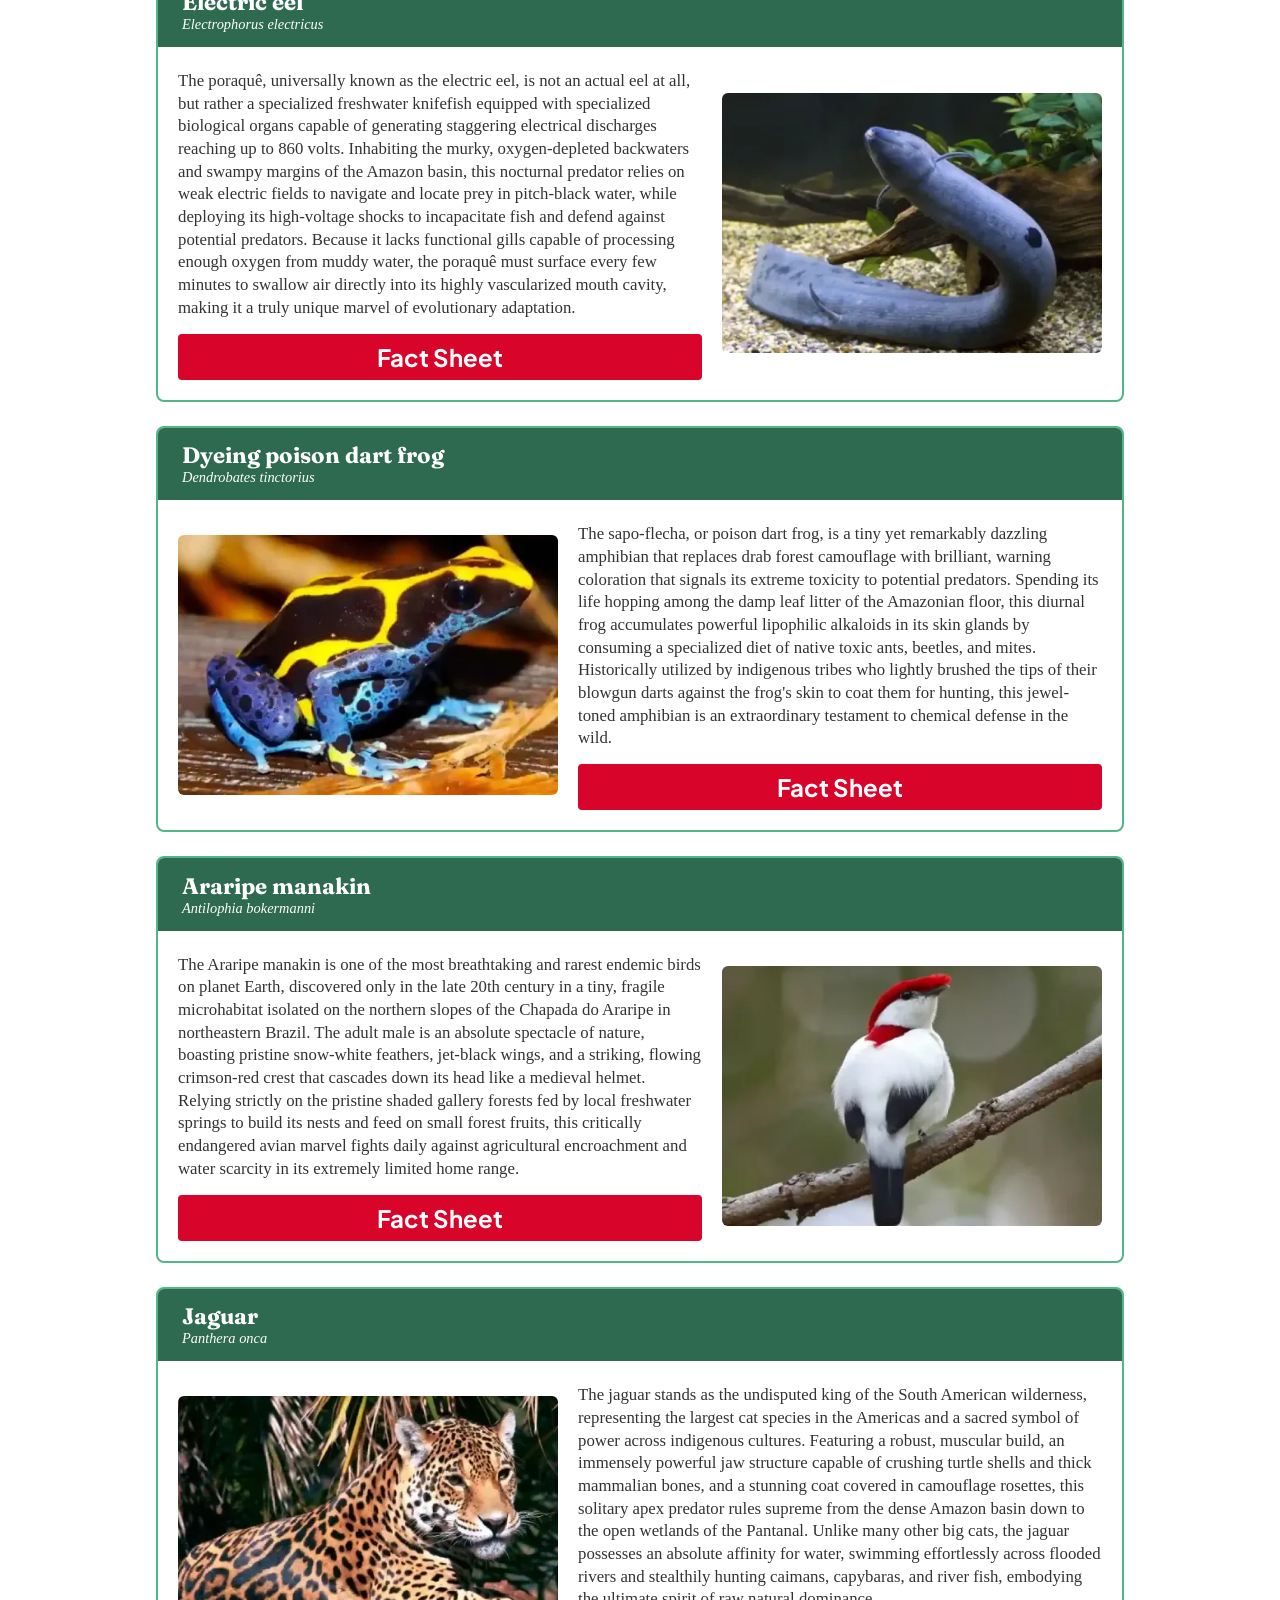
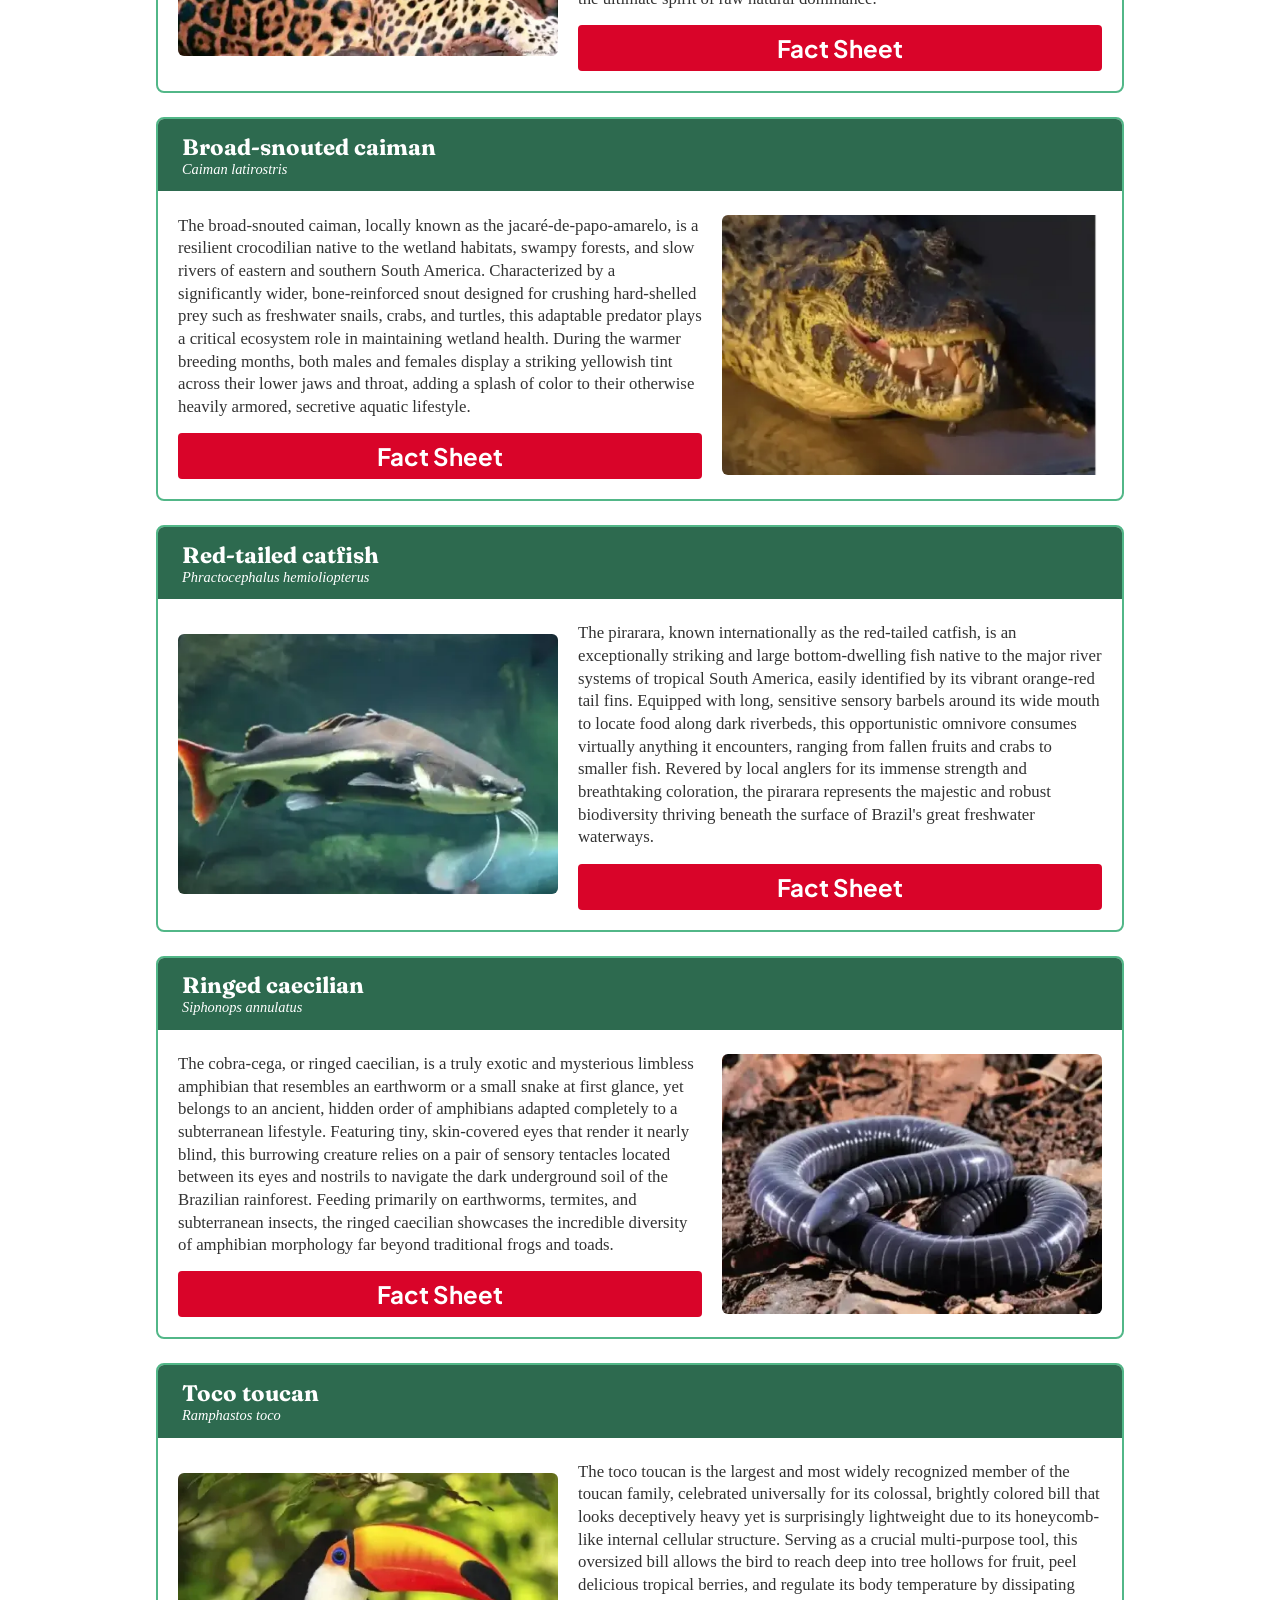
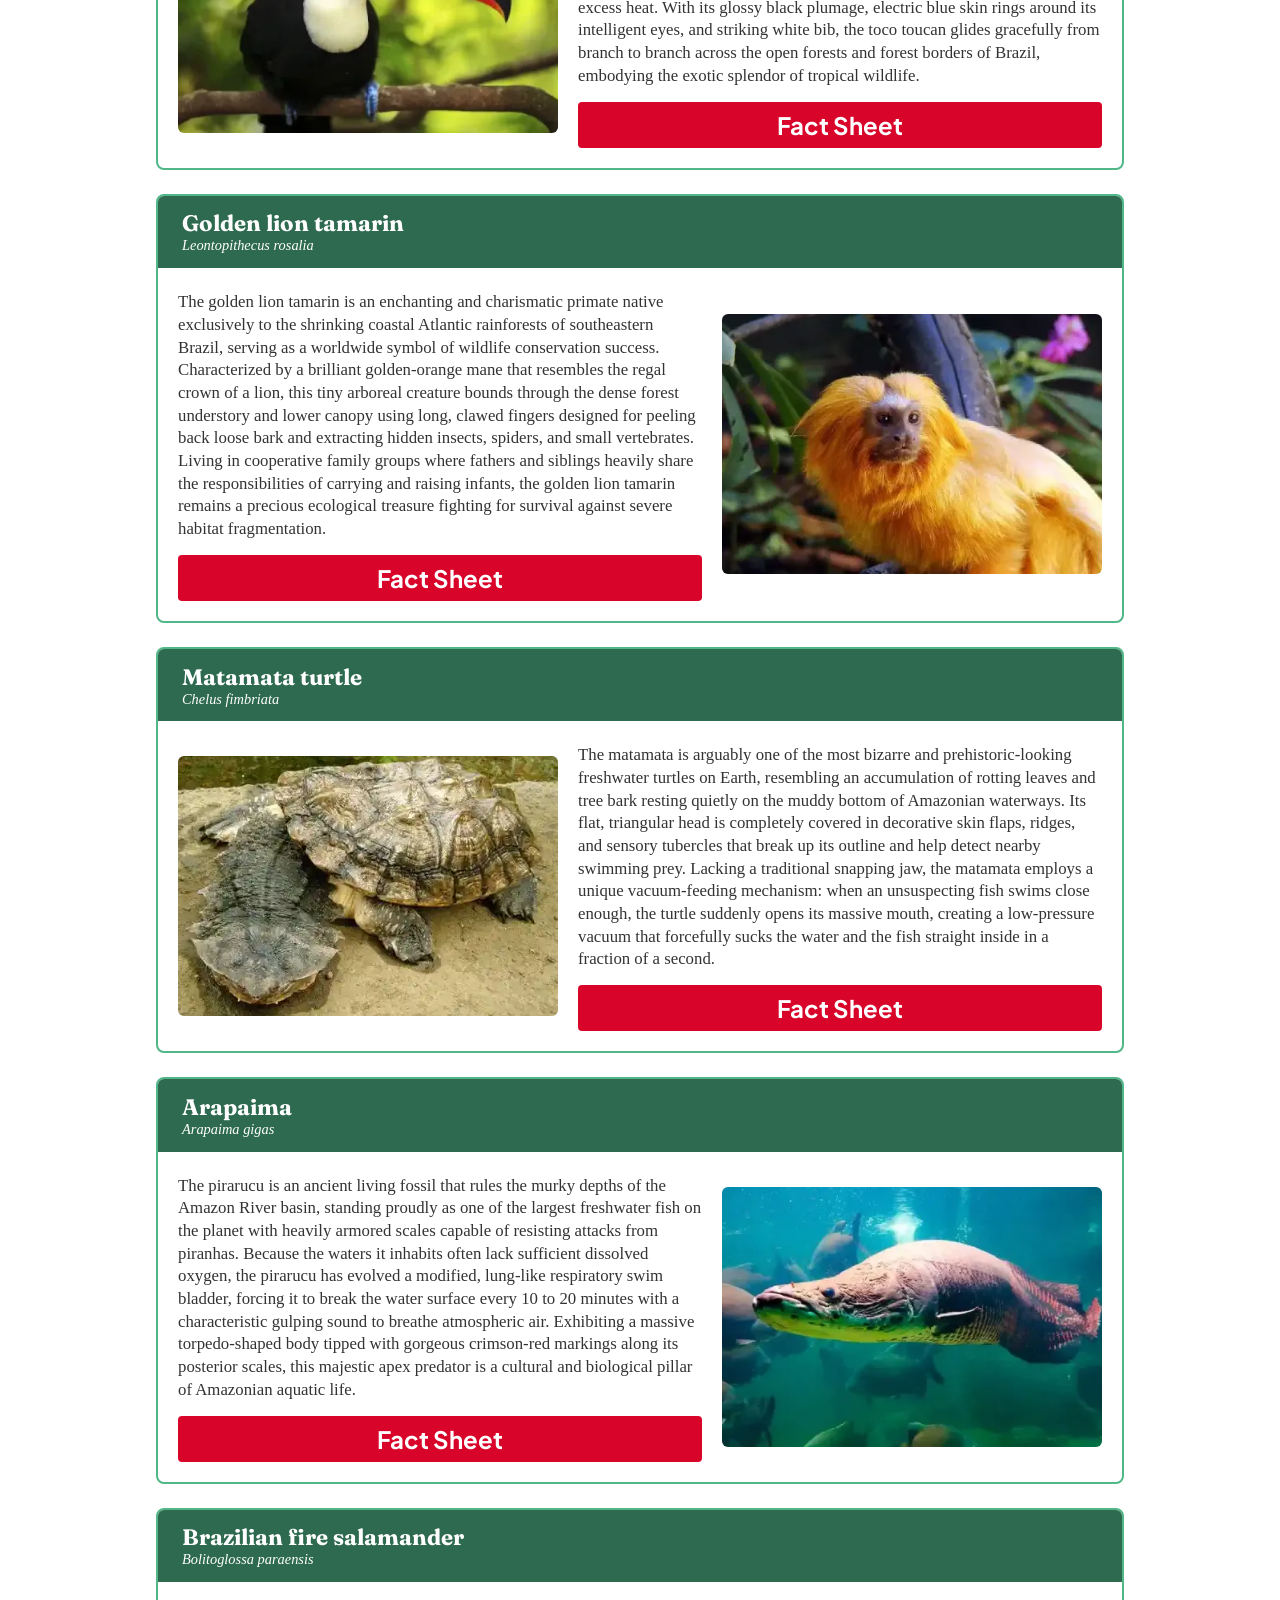
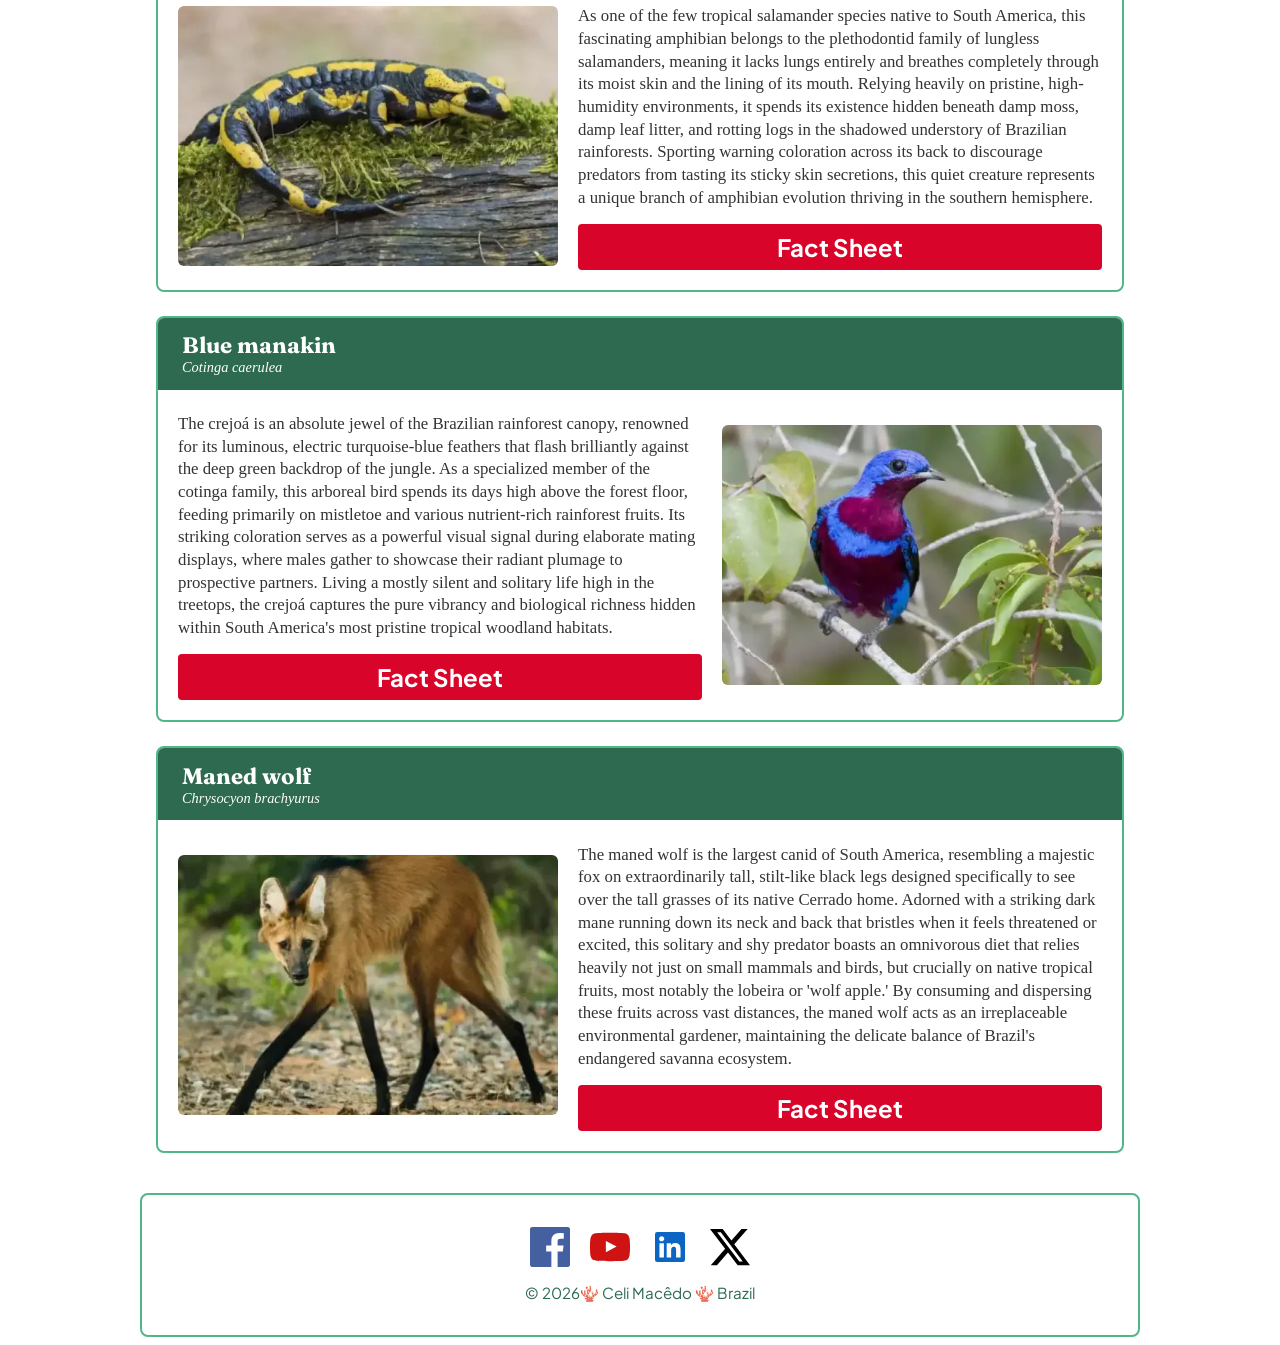
<file: project/animals.html>
<!DOCTYPE html>
<html lang="en">
<head>
    <meta charset="UTF-8">
    <meta name="viewport" content="width=device-width, initial-scale=1.0">
    <meta name="description" content="Meet some of the thousands Brazilian exotic animals! Love, protect, and preserve them!">
    <meta name="author" content="Celi Macêdo">
    <title>Animals Page</title>

    <!-- Social Media Meta -->
    <meta property="og:title" content="Page showcasing sixteen of the thousands of Brazilian exotic and wild fauna.">
    <meta property="og:description" content="Meet some of the thousands Brazilian exotic animals! Love, protect, and preserve them!">
    <meta property="og:image" content="https://celikmack.github.io/wdd231/project/images/logo.webp">
    <meta property="og:url" content="https://celikmack.github.io/wdd231/project/animals.html"> 

    <!-- Google Fonts Links -->    
    <link rel="preconnect" href="https://fonts.googleapis.com">
    <link rel="preconnect" href="https://fonts.gstatic.com" crossorigin>
    <link href="https://fonts.googleapis.com/css2?family=Fraunces:ital,opsz,wght@0,9..144,600;0,9..144,700;1,9..144,400&family=Plus+Jakarta+Sans:wght@400;500;600;700&display=swap" rel="stylesheet">
    
    <!-- Styles and Scripts External Links --> 
    <link rel="stylesheet" href="styles/global.css">
    <link rel="stylesheet" href="styles/animals.css">
    <link rel="icon" href="favicon.ico">

    <script src="scripts/global.js" defer></script>
    <script type="module" src="scripts/main.mjs"></script>
       
</head>

<body>
    <!-- Background image -->
    <div class="body-bg">
        <img src="images/bg-leaves.webp" class="bg-leaves" alt="A backgorund with multiple types of leaves." aria-hidden="true">
    </div>
    
    <!-- Header -->
    <header>
        <div class="logo">
            <img src="images/logo-wb.webp" alt="Wild Brazil logo" width="100" height="100">
        </div>
        
        <button id="ham-btn" class="hamburger" aria-label="Open navigation menu"></button>
        <nav class="nav-flex">
            <ul id="navbar" class="navigation">
                <li><a href="index.html">Home</a></li>
                <li><a href="animals.html" class="active">Animals</a></li>
                <li><a href="contact.html">Contact Us</a></li>
            </ul>
        </nav>
    </header>
    
    <!-- Main Content -->
    <main>
        <!-- Filter Buttons -->
        <section class="filter-section">
            <h1>Meet some of the thousands of Brazilian exotic animals!</h1>
            <div class="filter-buttons">
                <button class="filter-btn active" data-filter="all">All</button>
                <button class="filter-btn" data-filter="mammal">Mammals</button>
                <button class="filter-btn" data-filter="bird">Birds</button>
                <button class="filter-btn" data-filter="reptile">Reptiles</button>
                <button class="filter-btn" data-filter="amphibian">Amphibians</button>
                <button class="filter-btn" data-filter="fish">Fishes</button>
            </div>
            </section>
            <!-- Animal Cards Section-->
            <div id="flex-container" class="flex">
                <!-- Dynamic cards will be injected here by JavaScript -->
            </div>
    </main>

    <!-- Footer -->
    <footer>
        <div class="social">
            <!-- <a href="https://www.loom.com/share/c9612df9242c4f27859a8e608830e029" target="_blank" aria-label="Loom"><img src="images/loom.svg" alt="Loom" width="16" height="16"></a>-->
            <a href="https://facebook.com/" target="_blank" aria-label="Facebook"><img src="images/facebook.svg" alt="Facebook" width="16" height="16"></a>
            <a href="https://youtube.com/" target="_blank" aria-label="YouTube"><img src="images/youtube.svg" alt="YouTube" width="16" height="16"></a>
            <a href="https://linkedin.com/" target="_blank" aria-label="LinkedIn"><img src="images/linkedin.svg" alt="Twitter-X" width="16" height="16"></a>
            <a href="https://x.com/" target="_blank" aria-label="Twitter-X"><img src="images/twitter-x.svg" alt="Twitter-X" width="16" height="16"></a>
        </div>
        <p>&copy; 2026🪸 Celi Macêdo 🪸 Brazil</p>
    </footer>
    
    <!-- Dialog Modal -->
    <dialog id="modal">   
        <div id="modal-box"></div>
        <button id="close-btn">Close</button>
    </dialog>

    
    
</body>
</html>
</file>
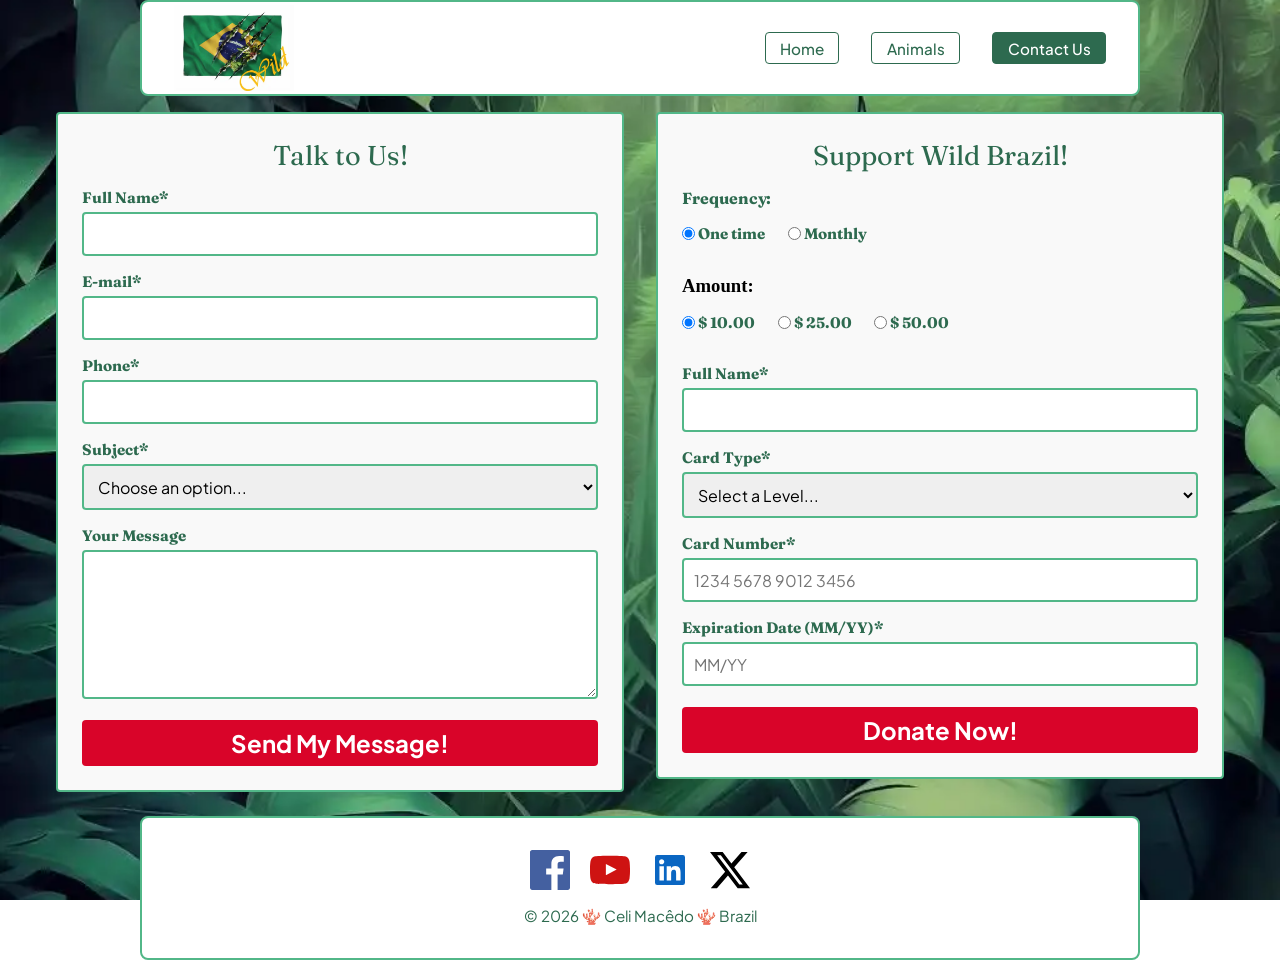
<file: project/contact.html>
<!DOCTYPE html>
<html lang="en">
<head>
    <meta charset="UTF-8">
    <meta name="viewport" content="width=device-width, initial-scale=1.0">
    <meta name="description" content="Help us to protect and preserve our wild animals. Make your donation!">
    <meta name="author" content="Celi Macêdo">
    <title>Contact Us Page</title>

    <!-- Social Media Meta -->
    <meta property="og:title" content="Wild Brazil Contact Page. Developed by Celi MacÊdo">
    <meta property="og:description" content="Brazil Wild takes you to an amazing virtual safari, and teaches you how to protect the Brazilian fauna!">
    <meta property="og:image" content="https://celikmack.github.io/wdd231/project/images/logo.webp">
    <meta property="og:url" content="https://celikmack.github.io/wdd231/project/contact.html"> 

    <!-- Google Fonts Links -->
    <link rel="preconnect" href="https://fonts.googleapis.com">
    <link rel="preconnect" href="https://fonts.gstatic.com" crossorigin>
    <link href="https://fonts.googleapis.com/css2?family=Fraunces:ital,opsz,wght@0,9..144,600;0,9..144,700;1,9..144,400&family=Plus+Jakarta+Sans:wght@400;500;600;700&display=swap" rel="stylesheet">

    <!-- Styles and Scripts External Links -->
    <link rel="stylesheet" href="styles/global.css">
    <link rel="stylesheet" href="styles/contact.css">
    <link rel="icon" href="favicon.ico">
    
    <script src="scripts/global.js" defer></script>
       
</head>

<body>
    <!-- Background image -->
    <div class="body-bg">
        <img src="images/bg-leaves.webp" class="bg-leaves" alt="A backgorund with multiple types of leaves." aria-hidden="true">
    </div>
    
    <!-- Header -->
    <header>
        <div class="logo">
            <img src="images/logo-wb.webp" alt="Wild Brazil logo" width="100" height="100">
        </div>

        <button id="ham-btn" class="hamburger" aria-label="Open navigation menu"></button>
        <nav class="nav-flex">
            <ul id="navbar" class="navigation">
                <li><a href="index.html">Home</a></li>
                <li><a href="animals.html" >Animals</a></li>
                <li><a href="contact.html" class="active">Contact Us</a></li>
            </ul>
        </nav>
    </header>
    
    <!-- Main Content -->
    <main>
        <!-- Forms -->
        <section class="forms">

            <!-- Contact Us Form -->
            <form action="thankyou.html" method="get" class="contact">
                <p>Talk to Us!</p>    
                <label>Full Name*<input type="text" name="full-name" title="Full Name" autocomplete="name" required></label>
                <label>E-mail*<input type="email" name="email" title="Email Address"  autocomplete="email" required></label>             
                <label>Phone*<input type="tel" name="phone" title="Your Phone Number" autocomplete="tel" required></label>             
                <label>Subject*
                    <select name="subject" title="Subject" required>
                        <option value="" disabled selected>Choose an option...</option>
                        <option value="volunteer">I want to be a volunteer</option>
                        <option value="mistreat">Animal mistreat</option>
                        <option value="traffic">Animal illegal traffic/trading</option>
                        <option value="others">Others</option>
                    </select>
                </label>
                <label>Your Message<textarea name="message" title="Your Message" rows="6"></textarea></label>
                <input type="hidden" name="formType" value="contact">
                <button type="submit" class="button">Send My Message!</button>         
            </form>

            <!-- Donation Form -->
            <form action="thankyou.html" method="get" class="donation">
                <p>Support Wild Brazil!</p>
                
                <h2>Frequency:</h2>
                <div class="radio-group">
                    <label><input type="radio" id="freq-once" name="frequency" value="one-time" checked /> One time</label>
                    <label><input type="radio" id="freq-monthly" name="frequency" value="monthly" /> Monthly</label>
                </div>

                <h3>Amount:</h3>
                <div class="radio-group">
                    <label><input type="radio" id="donation1" name="donation" value="donation1" checked /> $ 10.00</label>
                    <label><input type="radio" id="donation2" name="donation" value="donation2" /> $ 25.00</label>
                    <label><input type="radio" id="donation3" name="donation" value="donation3" /> $ 50.00</label>
                </div>

                <label>Full Name*<input type="text" name="full-name" title="Full Name" autocomplete="name" required></label>
                <label>Card Type*
                    <select name="card-type" title="Card Type" required>
                        <option value="" disabled selected>Select a Level...</option>
                        <option value="visa">Visa</option>
                        <option value="mc">Mastercard</option>
                        <option value="amex">American Express</option>                    
                    </select>
                </label>
                <label>Card Number*<input type="text" name="card-number" title="Card Number" placeholder="1234 5678 9012 3456" required></label>  
                <label>Expiration Date (MM/YY)*<input type="text" name="expiration" title="Expiration Date" placeholder="MM/YY" pattern="^(0[1-9]|1[0-2])\/([0-9]{2})$" required></label>  
                <input type="hidden" name="formType" value="donation">
                <button type="submit" class="button">Donate Now!</button> 
            </form>

        </section>

    </main>

    <!-- Footer-->
    <footer>
        <div class="social">
            <!-- <a href="https://www.loom.com/share/c9612df9242c4f27859a8e608830e029" target="_blank" aria-label="Loom"><img src="images/loom.svg" alt="loom" width="16" height="16"></a>-->
            <a href="https://facebook.com/" target="_blank" aria-label="Facebook"><img src="images/facebook.svg" alt="Facebook" width="16" height="16"></a>
            <a href="https://youtube.com/" target="_blank" aria-label="YouTube"><img src="images/youtube.svg" alt="YouTube" width="16" height="16"></a>
            <a href="https://linkedin.com/" target="_blank" aria-label="LinkedIn"><img src="images/linkedin.svg" alt="Twitter-X" width="16" height="16"></a>
            <a href="https://x.com/" target="_blank" aria-label="Twitter-X"><img src="images/twitter-x.svg" alt="Twitter-X" width="16" height="16"></a>
        </div>
        <p>&copy; 2026 🪸 Celi Macêdo 🪸 Brazil</p>
    </footer>
    
</body>
</html>
</file>
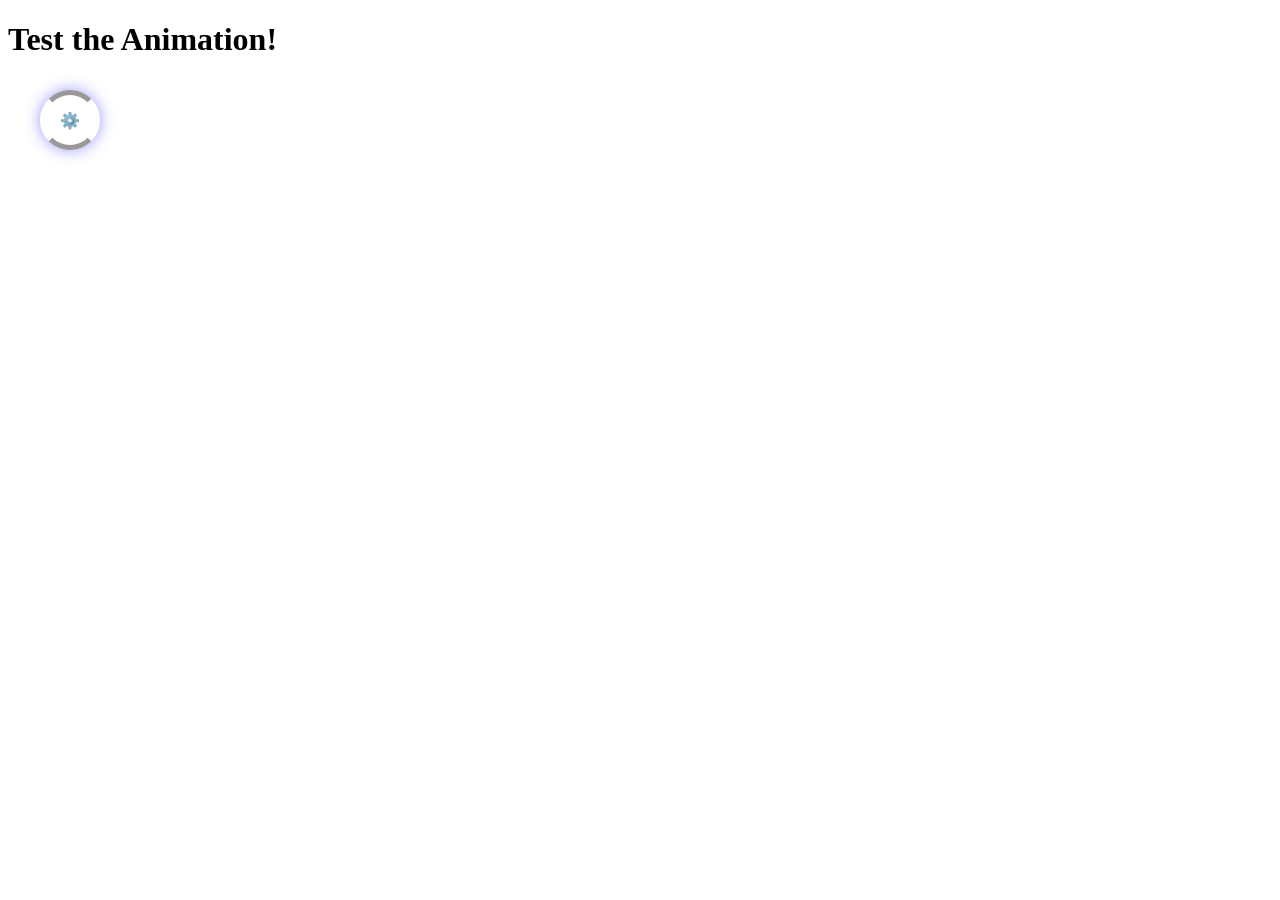
<file: startHere/animation.html>
<!DOCTYPE html>
<html lang="en">
<head>
    <meta charset="UTF-8">
    <meta name="viewport" content="width=device-width, initial-scale=1.0">
    <title>Document</title>

    <link rel="stylesheet" href="styles/anime.css">
</head>
<body>
    <h1>Test the Animation!</h1>
    <div class="box"></div>
</body>
</html>
</file>
<file: styles/small.css>
:root {
    --primary-color: #6a0dad; 
    --accent-color: #ffcc00; 
    --text-dark: #333333;
    --bg-light: #f4f4f9;      
    --card-bg: #ffffff;
}

* {
    font-family: "Playpen Sans Hebrew", sans-serif;
    box-sizing: border-box;
}

body {
    background-color: var(--bg-light);
    color: var(--primary-color);
    margin: 0;
    padding: 0;
}

/* HEADER */
header {
    display: grid;
    grid-template-columns: 24px auto 44px;
    padding: 10px 15px;
    align-items: center;
    background-color: var(--card-bg);
    border-bottom: 2px solid var(--accent-color);
    column-gap: 12px;
}

header img {
    display: block;
    width: 100%;
    height: auto;
}

header span {
    font-size: 1.3rem;
    font-weight: bold;
    color: var(--primary-color);
}

/* HAMBURGER NAVIGATION */
.hamburger {
    background: none;
    border: none;
    color: var(--primary-color);
    font-size: 2rem;
    cursor: pointer;
}

.hamburger::before {
    content: "\2630";
}

.hamburger.show::before {
    content: "\00D7";
}

.navigation {
    display: none;
    background-color: var(--primary-color);
    
}

.navigation.show {
    display: block;
}

.navigation ul {
    list-style-type: none;
    margin: 0;
    padding: 0;
}

.navigation a {
    display: block;
    padding: 1rem;
    color: var(--accent-color);
    text-decoration: none;
    text-align: center;
}

.navigation li.current a {
    background-color: var(--accent-color);
    color: var(--primary-color);
}

.navigation a:hover {
    background-color: var(--accent-color);
    color: var(--primary-color);
    font-weight: bold;
    border: 1px solid var(--primary-color);
}

/* SECTIONS & CARDS */
main {
    padding: 15px;
}

h1, h2 {
    color: var(--primary-color);
    text-decoration: underline;
    text-align: center;
}

section {
    background-color: var(--card-bg);
    padding: 20px;
    margin-bottom: 20px;
    border-radius: 10px;
    box-shadow: 0 4px 6px rgba(0, 0, 0, 0.05);
    border-left: 6px solid var(--primary-color);
}

img {
    display: block;
    max-width: 100%;
    height: auto;
    border-radius: 8px;
    margin: 0 auto;
    
}

/* SECTION COURSES */
.courses-code {
    display: grid;
    grid-template-columns: repeat(3, 1fr);
    gap: 10px;
    margin-bottom: 20px;
}

.btn-filter {
    padding: 12px;
    background-color: var(--accent-color);
    color: var(--primary-color);
    font-size: 1rem;
    font-weight: bold;
    border: none;
    border-radius: 8px;
    cursor: pointer;
    transition: background 0.2s;
}

.btn-filter:hover {
    background-color: var(--primary-color);
    color: var(--accent-color);
}

.courses {
    display: grid;
    grid-template-columns: repeat(3, 1fr);
    gap: 10px;
}

.course-item { 
    display: block;
    background-color: var(--text-dark);
    color: var(--card-bg);
    text-align: center;
    border-radius: 6px;
    font-weight: 500;
    cursor: pointer;
}

.course-item-highlight {
    background-color: var(--primary-color);
    color: var(--accent-color);
    border: 1px solid var(--accent-color);
}

/* Modal Dialog */
dialog {
  border: 1px solid rgb(0 0 0 / 10%);
  border-radius: 8px;
  padding: 1rem;
  background-color: var(--accent-color);
  box-shadow: 0 0 3rem #777;
  width: 90%;
  max-width: 600px;
}

dialog h3, 
dialog p {
    color: var(--primary-color);
}

::backdrop {
  background-color: rgb(0 0 0 / 50%);
}

#closeModal {
    float: right;
    font-size: 1.5rem;
    border: 1px solid rgba(0,0,0,0.3);
    border-radius: 8px;
    box-shadow: 0 0 10px #aaa;
}

/* Credits */
.credits {
    padding: 20px;
    color: var(--primary-color);
    text-align: center;
}

/* FOOTER */
footer {
    background-color: var(--primary-color);
    color: var(--accent-color);
    padding: 1rem;
    text-align: center;
    margin-top: 30px;
}

/* Social */
.social {
    display: flex;
    justify-content: center;
    column-gap: 12px;
    margin-top: 15px;
}

.social a {
    display: flex;
    justify-content: center;
    align-items: center;
    width: 44px;
    height: 44px;
    background-color: var(--bg-light);
    border: 2px solid var(--primary-color);
    border-radius: 50%;
}

.social img {
    width: 20px;
    height: 20px;
}

.social a:hover {
    background-color: var(--accent-color);
}
</file>
<file: styles/larger.css>
@media only screen and (min-width: 1024px) {
    header, main, nav, footer {
        max-width: 1100px;
        margin: 0 auto;
    }

    header {
        grid-template-columns: 30px auto;
        border-radius: 0 0 10px 10px;
    }

    .hamburger {
        display: none;
    }

    .navigation {
        display: block;
        background-color: var(--primary-color);
    }

    .navigation ul {
        display: flex;
        justify-content: center;
    }

    .navigation a {
        padding: 12px 25px;
    }
    main {
        display: grid;
        grid-template-columns: 2fr 1fr;
        gap: 20px;
        padding: 30px 0;
    }

    main h1 {
        grid-column: span 2;
        margin-top: 0;
    }

    main section.card-large {
        grid-column: span 2;
    }

    main section img {
        display: block;
        margin: 0 auto;
        max-width: 220px;
    }
}
</file>
<file: chamber/styles/chamber-small.css>
/* CHAMBER OF COMMERCE PROJECT */
* {
  margin: 0;
  padding: 0;
  box-sizing: border-box;
}

:root {
    --card-radius: 8px;
    --text-dark: #1e293b;
    --text-light: #ffffff;
    --text-muted: #64748b;

    --bg-subtle: #f8fafc;
    --bg-interactive: #e2e2e2;
    --bg-forecast: #c1f4f6;
    --btn-color: #ba4a00;
    
    --box-shadow: 0 4px 12px rgba(0, 0, 0, 0.8);
    --text-shadow: 2px 4px rgba(0, 0, 0, 0.9);
    --invalid: #ff0000;
    --valid: #008000;

    --font-headings: "Montserrat", sans-serif;
    --font-body: "Open Sans", sans-serif;
}

/* HEADER & FOOTER SHARED LAYOUT */
header,
footer {
  margin: 1.5rem auto 0 auto;
  width: 90%;
  max-width: 1200px;
  background-color: var(--bg-subtle);      
  border-radius: var(--card-radius);   
  box-shadow: var(--box-shadow);
  
}

/* HEADER */
header {
  display: flex;
  justify-content: space-between;
  align-items: center;
  min-height: 100px;
  padding: 1.3rem 2rem;
  z-index: 1000;
  position: relative;
  font-family: var(--font-headings);
}

header .logo {
  display: flex;
  width: 5rem;
  height: 5rem;
}

header .logo img,
.hero picture,
.hero img {
  width: 100%;
  height: 100%;
  object-fit: cover;
}

/* HAMBURGER */
.hamburger {
  position: absolute;
  right: 5%;
  background: none;
  border: none;
  color: var(--text-dark);
  font-size: 2rem;
  cursor: pointer;
  font-family: var(--font-headings);
  z-index: 2;
}

.hamburger::before {
  content: "\2630";
  font-size: 1.8rem;
}

.hamburger.show::before {
  content: "\00D7";
  font-family: Verdana, Geneva, Tahoma, sans-serif;
}

.nav-flex {
  display: flex;
  justify-content: center;
  align-items: center;
}

.navigation {
  position: absolute;
  top: 100%; 
  left: 0;
  width: 100%;
  max-height: 0;
  background: var(--bg-subtle);
  border-radius: var(--card-radius);
  box-shadow: var(--box-shadow);
  list-style: none;
}

.navigation li { 
  display: block; 
}

.navigation a {
  display: block;
  font-family: var(--font-headings);
  font-size: 1.3rem;
  margin: 0.4rem;
  text-align: center;
  color: var(--text-dark);
  text-decoration: none;
  font-weight: bold;
  transform: translateY(-50px);
  opacity: 0;
}

.navigation a.active,
.navigation a:hover {
  background-color: var(--btn-color);
  color: var(--text-light);
  padding: 0.4rem;
  border-radius: var(--card-radius);
}

.navigation.show {
  max-height: 18rem; 
  padding-bottom: 1.5rem;
}

.navigation.show a {
  transform: translateY(0);
  opacity: 1;
  transition-delay: calc(0.15s * var(--i));
}

/* FOOTER */
footer,
.footer-grid > div,
.partners-link,
.contact,
.social {
  display: flex;
  flex-direction: column;
  align-items: center;
  gap: 0.5rem
}

footer {
  gap: 2rem;
  padding: 2.1rem 1.5rem;
  font-family: var(--font-body);
  color: var(--text-dark);
}

.footer-grid {
  width: 100%;
  display: grid;
  grid-template-columns: 1fr;
  gap: 2rem;
  text-align: center;
}

footer ul {
  list-style: none;
}

footer a {
  text-decoration: none;
}

.partners-link a,
.contact a {
  display: inline-block;
  padding: 6px 4px;
}

.partners-link li {
  margin-bottom: 6px;
}

.social ul {
  display: flex;
  justify-content: center;
  gap: 1rem;
}

.social a {
  display: inline-block;
  padding: 6px;
}

.social img {
  width: 44px;
  height: 44px;
}

footer hr {
  width: 100%;
  border-top: 1px solid var(--text-muted);
  opacity: 0.3;
}

.student-info {
  width: 100%;
  font-size: 0.85rem;
  color: var(--text-dark);
  line-height: 1.2;
  text-align: center;
}

/* DIRECTORY PAGE */
main {
  width: 90%;
  max-width: 1200px;
  margin: 2rem auto;
  font-family: var(--font-body);
}

main h1 {
  color: var(--text-muted);
  font-family: var(--font-headings);
  font-size: 2rem;
  text-align: center;
  margin-bottom: 1rem;
}

.menu-btn {
  display: flex;
  justify-content: center;
  gap: 10px;
  margin-bottom: 1.5rem;
}

.menu-btn button {
  background: var(--bg-interactive);
  border: 1px solid var(--text-muted);
  padding: 8px 12px;
  cursor: pointer;
  border-radius: 4px;
  transition: background 0.2s;
}

.menu-btn button:hover {
  background: var(--btn-color);
}

/* COMPANY CARDS - GRID VIEW */
#cards.grid-view {
  display: grid;
  grid-template-columns: repeat(auto-fit, minmax(300px, 1fr));
  gap: 20px;
  padding: 21px 0;
  min-height: 900px;
}

.company-card,
.card-content img,
#card-places div {
  box-shadow: var(--box-shadow);
}

.company-card {
  display: flex;
  flex-direction: column;
  gap: 8px;
  padding: 16px;
  font-family: var(--font-body);
  color: var(--text-dark);
  background-color: var(--bg-subtle);   
  border-left: 4px solid var(--btn-color);     
  border-radius: var(--card-radius);   
}

.company-card h2,
#card-places div h2 {
  font-family: var(--font-headings);
  font-size: 1.2rem;
  text-align: left;
  margin-bottom: 20px;
  color: var(--text-dark);
}

.card-content {
  display: flex;
  gap: 15px;
  align-items: center;
}

.card-content img {
  width: 70px;
  height: 70px;
  background-color: var(--text-light);
  border-radius: var(--card-radius);
}

.info {
  margin-top: 15px;
  padding: 5px;
}

.info p {
  margin-bottom: 6px; 
}

.info p:last-child {
  margin-bottom: 0;
}

.card-content p {
  font-size: 0.85rem;
  line-height: 1.3;
  font-style: italic;
}

.company-card p {
  font-size: 0.9rem;
}

/* LIST VIEW */
#cards.list-view {
  display: flex;
  flex-direction: column;
  gap: 12px;
}

#cards.list-view .company-card {
  flex-direction: column; 
  align-items: flex-start;
  padding: 16px 20px;
  gap: 8px;
  border-left: 4px solid var(--btn-color);
}

#cards.list-view .company-card .card-description {
  font-size: 0.85rem;
  font-style: italic;
  color: var(--text-muted);
  margin: 4px 0;
}

#cards.list-view .card-content img {
  display: none; 
}

/* INDEX */
/* HERO SECTION */
.hero {
    position: relative;
    width: 100%;
    height: 220px;     
    overflow: hidden;
    margin-bottom: 1px;
    border-radius: var(--card-radius);
    box-shadow: var(--box-shadow);
}

.hero h1,
.hero p {
    position: absolute;
    left: 50%;
    transform: translateX(-50%);
    width: 100%;
    font-family: var(--font-headings);
    color: var(--text-light);
    text-align: center;
    letter-spacing: 0.5px;
    text-shadow: var(--text-shadow); 
}

.hero h1 {
    top: 5%;
    font-size: 1.1rem;
}

.hero p {
    top: 40%;
    font-size: .9rem;
}

.hero .cta-btn,
.join-btn,
.open-btn,
.disc-open-btn,
.closeBtn {
    display: block;
    background-color: var(--btn-color);
    font-family: var(--font-headings);
    color: var(--text-light);
    font-size: 1rem;
    font-weight: bold;
    border: none;
    border-radius: var(--card-radius);
    box-shadow: var(--box-shadow);
    cursor: pointer;
    transition: background-color 0.2s ease, transform 0.2s ease-in-out;
}

.hero .cta-btn:hover {
    transform: translateX(-50%) scale(1.1);
}
.join-btn:hover,
.open-btn:hover,
.disc-open-btn:hover,
.closeBtn:hover {
    transform: scale(1.1);
}

.hero .cta-btn {
    position: absolute;
    bottom: 10%;
    left: 17%;
    transform: translateX(-50%);
    padding: 0.7rem .8rem;
    text-decoration: none;
}

/* EVENTS SECTION */
.events {
    display: grid;
    grid-template-columns: 1fr; 
    background-color: var(--bg-subtle);
    gap: 20px;
    width: 100%;
    
    padding: 1.5rem;
    align-items: start;
    margin-top: 2px;
    border-radius: var(--card-radius);
    box-shadow: var(--box-shadow);
}

.forecast {
    background-color: var(--text-light);
    margin-top: 1.5rem;
    padding: 1.25rem; 
    border-radius: 12px;
    box-shadow: var(--box-shadow);
}

.forecast-flex {
    display: flex;
    flex-direction: row;
    gap: 0.5rem; 
}

.forecast h2 {
    text-align: center;
    padding-bottom: 5px;
    font-size: 1.3rem;
}

.forecast-day {
    flex: 1;
    background-color: var(--bg-forecast);
    border-radius: var(--card-radius);
    padding: 0.6rem; 
    text-align: center;
}

.forecast-day img {
    display: block;
    width: 50px; 
    height: 50px;
    margin-inline: auto;
    
}

.forecast-day p {
    margin: 0.2rem 0; 
    font-size: 0.8rem;
    color: var(--text-dark);
}

.title {
    color: var(--text-dark);
    font-family: var(--font-headings);
    text-align: center;
}
.calendar {
    display: grid;
    grid-template-columns: 1fr; 
    gap: 15px;
} 

.calendar h2 {
    grid-column: 1 /-1; 
    font-size: 1.5rem;
    font-weight: 600;
}

.calendar h3 {
    text-align: center;
    font-size: 1.1rem;
}

.calendar p {
    font-size: .9rem;
    font-style: italic;
    margin-top: 5px;
}

.calendar p span {
    font-weight: 600;
}

.calendar p a {
    text-decoration: none;
}

.child-1, .child-2, .child-3, .child-4 {
    background: var(--text-light);
    padding: 1.2rem;
    border-radius: var(--card-radius);
    border-left: 4px solid var(--btn-color);    
    box-shadow: var(--box-shadow);
}

/* MEMBERS AND PARTNERS */
.members-partners,
.spotlight {
    display: grid;
    grid-template-columns: 1fr;
}

.members-partners {
    gap: 20px;
    margin-top: 2rem;
}

.spotlight {
    gap: 15px;
    background-color: var(--bg-subtle);
    padding: 1.5rem;
    border-radius: var(--card-radius);
    box-shadow: var(--box-shadow);
}

.spotlight h2,
.partners h2 {
    grid-column: 1 / -1;
    font-size: 1.2rem;
    margin: 0 auto 1.2rem auto;
    padding-bottom: 0.3rem;
    border-bottom: 3px solid var(--btn-color);
}

.partners {
    display: grid;
    grid-template-columns: repeat(2, 1fr);
    gap: 10px;
    background-color: var(--bg-subtle);
    padding: 1rem;
    border-radius: var(--card-radius);
    box-shadow: var(--box-shadow);
    align-items: center;
    justify-items: center;
}

.partners img {
    width: 80px;
    height: 80px;
    object-fit: contain;
    background: var(--text-light);
    padding: 10px;
    border-radius: 6px;
    box-shadow: var(--box-shadow);
}

/* JOIN PAGE */
.join-content {
  display: grid;
  grid-template-columns: repeat(auto-fit, minmax(380px, 1fr));
  gap: 1rem;
}

.join-content h1 {
  color: var(--text-dark);
}

.join-form {
  border: 3px solid var(--btn-color);
  border-radius: var(--card-radius);
  background-color: var(--bg-subtle);
}

.join-form h2 {
  font-family: var(--font-headings);
  color: var(--btn-color);
  padding: 15px;
  text-align: center;
}

.join-form label {
  display: block;
  padding: .5rem;
  margin-top: .2rem;
  color: var(--text-dark);
  font-size: 1rem;
  font-family: var(--font-headings);
}

.join-form input[type="text"],
.join-form input[type="email"],
.join-form input[type="tel"],
.join-form select,
.join-form textarea {
  background: var(--text-light);
  display: block;
  border: solid 1px var(--btn-color);
  border-radius: 4px;
  padding: .75rem;
  color: var(--text-dark);
  font-size: 1rem;
  font-family: var(--font-body);
  width: 100%;
  margin: 6px 0;
}

.join-btn {
  width: 80%;
  margin: 2rem auto;
  padding: .8rem;
}

.join-form select:required,
.join-form input:required {
  border-left: solid 8px var(--invalid);
}

.join-form select:required:valid,
.join-form input:required:valid {
  border-left: solid 8px var(--valid);
}

/* MEMBERSHIP LEVEL CARDS */
.level-cards {
  display: flex;
  flex-direction: column;
  gap: 1rem;
  width: 100%;
  justify-self: center;
}

.level-cards h2 {
  color: var(--text-muted);
  font-family: var(--font-headings);
  text-align: center;
}

.membership-card {
  background-color: var(--btn-color);
  border-top-left-radius: 30px;
  box-shadow: var(--box-shadow);
  animation: fadeIn 2.5s ease-out backwards;
}

@keyframes fadeIn {
    from {
        opacity: 0;
        transform: translateY(20px);
    }
    to {
        opacity: 1;
        transform: translateY(0);
    }
}

.membership-card h3,
.membership-card p {
  color: var(--text-light);
  padding: .5rem;
}

.membership-card h3 {
  text-align: center;
  font-size: 1rem;
}

.open-btn,
.disc-open-btn,
.closeBtn {
  width: 30%;
  max-width: 200px;
  margin: 0 auto;
  padding: .5rem;
  margin-bottom: 1rem;
}

.open-btn {
  background-color: var(--text-light);
  color: var(--btn-color);
}


/* DIALOG - MODAL */
dialog {
  padding: 24px;
  border-radius: 12px;
  border: none;
  box-shadow: var(--box-shadow);
  width: 90%;
  max-width: 450px;
  background: var(--text-light);
  margin: auto;
}

.modal-header {
  display: flex;
  justify-content: space-between;
  align-items: center;
  margin-bottom: 16px;
  border-bottom: 1px solid var(--text-muted);
  padding-bottom: 12px;
}

.modal-header h2,
.modal-header h3 {
  font-size: 1.2rem;
  color: var(--btn-color);
}

dialog p {
  color: var(--btn-color);
  line-height: 1.5;
  margin-bottom: 12px;
}

::backdrop {
  background-color: var(--bg-interactive);
  opacity: .65;
}

.close-btn {
  display: flex;
  align-items: center;
  justify-content: center;  
  background: var(--btn-color);
  color: var(--text-light);
  border: none;
  font-weight: bold;
  font-size: 0.9rem;
  width: 30px;
  height: 30px;
  border-radius: 50%;
  cursor: pointer;
}

.close-btn:hover {
  background: var(--btn-color);
}

/* THANKYOU PAGE */
.thankyou p,
.results li {
color: var(--text-muted);
}

.thankyou p {
font-size: 1.1rem;
text-align: center;
margin-bottom: 1rem;
}

.results {
text-align: center;
}

.results ul {
display: inline-block;
text-align: left;
list-style-type: square;
}

.results li {
margin-bottom: 0.5rem;
}

.thankyou a {
font-weight: 600;
color: var(--btn-color);
}

.thankyou a:hover {
text-decoration: none;
}


/* DISCOVER PAGE */
/* MODAL */
#visit p {
  text-align: center;
  font-size: 1.3rem;
}
 /* CARDS */
#card-places div {
  margin: 1rem 8px;
  border-radius: var(--card-radius);
  overflow: hidden;
  background-color: var(--bg-subtle);
  display: grid;
  grid-template-areas: 
  "name"
  "photo"
  "description"
  "location"
  "button";
}  

#card-places div h2 {
  grid-area: name;
  color: var(--btn-color);
  text-align: center;
  margin: 1rem;

}

#card-places div img {
  grid-area: photo;
  width: 300px;
  height: 200px;
  object-fit: cover;
  display: block;
  margin: 0 auto;
  border-radius: var(--card-radius);
  box-shadow: var(--box-shadow);
  
}

#card-places div p {
  grid-area: description;
  font-size: 1rem;
  margin: 1rem 10px .5rem;
}

#card-places div address {
  grid-area: location;
  font-size: .9rem;
  text-align: center;
  margin: .5rem 10px 1rem;
}

.disc-open-btn {
  grid-area: button;
}
</file>
<file: chamber/styles/chamber-large.css>
/* CHAMBER OF COMMERCE PROJECT */

/* MEDIA QUERY */
@media screen and (min-width: 641px) {
  /* HEADER - HAMBURGER */
  .hamburger {
    display: none;
  }
  .navigation {
    position: static;
    max-height: none;
    box-shadow: none;
    display: flex;
    flex-direction: row;
    gap: 1.5rem;
    overflow: visible;
  }
  .navigation a {
    transform: none;
    opacity: 1;
    font-size: 1.1rem;
    margin: 0;
    padding: 0.5rem 1rem;
  }
  .navigation a:hover,
  .navigation a:focus {
    color: var(--text-light);
    border: 2px solid var(--text-muted);
    border-radius: var(--card-radius);
  }
  /* FOOTER */
  footer {
    padding: 3rem 3rem 2rem;
  }
  .footer-grid {
    grid-template-columns: repeat(3, 1fr);
    width: 100%;
  }
  .footer-grid > div {
    align-items: center;
  }
  .social ul {
    display: flex;
    flex-direction: column;
    gap: 1rem;
  }
  .info {
    flex-direction: column;
    padding: 2px;
  }
  /* DIRECTORY PAGE */
  body {
    background-color: var(--text-muted);
  }
  main h1 {
    color: var(--text-light);
  }
  #cards.grid-view {
    grid-template-columns: repeat(3, 1fr);
  }
  #cards.list-view {
    flex-direction: column;
  }
  #cards.list-view .company-card {
    display: flex;
    flex-direction: row;
    align-items: center;
    justify-content: space-between;
    padding: 16px 24px;
    gap: 20px;
  }
  #cards.list-view .company-card h2 {
    margin-bottom: 0;
  } 
  /* INDEX PAGE*/
  .hero {
    height: 380px;
  }
  .hero picture,
  .hero img {
    height: 100%;
    object-fit: cover;
    object-position: center;
  }
  .hero h1 {
    top: 5%;
    font-size: 1.7rem;
  }
  .hero p {
    top: 20%;
    font-size: 1.3rem;
    font-weight: 600;
    text-shadow: 0 2px 4px rgba(0, 0, 0, 0.8), 0 0 10px rgba(0, 0, 0, 0.5);
  }
  .hero .cta-btn {
    font-size: 1.2rem;
  }
  .events {
    grid-template-columns: 1fr 3fr;
    padding: 0;
  }
  .calendar {
    grid-template-columns: repeat(2, 1fr);
  }
  .events, 
  .calendar {
    background: transparent;
    box-shadow: none;
  }
  .calendar h2 {
    grid-column: span 2;
    color: var(--text-light);
    margin-top: 2rem;
  }
  .forecast {
    margin-top: 4.5rem;
  }
  .forecast-flex {
    flex-direction: column;
  }
  .members-partners {
    grid-template-columns: 2fr 1fr;
  }
  .spotlight {
    grid-template-columns: 1fr 1fr; 
  }
  .spotlight h2 {
    grid-column: span 2;
  }
  /* JOIN PAGE*/
  .level-cards {
    width: 60%;
  }
  .level-cards h2,
  .thankyou p,
  .results li {
    color: var(--text-light);
  }
  /* THANK YOU PAGE*/
  .thankyou a {
    color: var(--text-light);
    text-decoration: underline;
  }
  /* DISCOVER PAGE*/
  #card-places div {
    grid-template-areas: 
    "name name"
    "photo description"
    "photo description"
    "photo location"
    "button button";
    transition: transform 0.3s ease, box-shadow 0.3s ease;
  }  
  #card-places div img {
    margin-left: 5px;
  }
  #card-places div:hover {
    transform: translateY(-10px); 
    box-shadow: 0 10px 20px rgba(0, 0, 0, 9);
  }
  .disc-open-btn {
    margin-top: 1rem;
  }
}

@media only screen and (min-width: 1024px) {
  #card-places {
    display: grid;
    grid-template-columns: 1fr 1fr;
  }
}
</file>
<file: project/styles/global.css>
/* BASE STYLE - COMMON PAGES */

* {
    margin: 0;
    padding: 0;
    box-sizing: border-box;
}

:root {
    --accent-color: #2d6a4f;
    --bg-text: #ffffff;
    --text-color: #333;

    --border-green: 2px solid #52b788;
    --border-blue: 3px solid #326ce0;

    --btn-main: #d90429;

    --hero-green: #009c3b;
    --globe-blue: #002776;
   
    --heading-font: 'Fraunces', serif;
    --body-font: 'Plus Jakarta Sans', sans-serif;
    --brend-font: "Taprom";
}

/* HEADER & FOOTER BASE */
header, footer {
    background-color: var(--bg-text);
    backdrop-filter: blur(1px);
    padding: .2rem 2rem;
    border: var(--border-green);
    border-radius: 8px;
    max-width: 1000px;
    margin: 0 auto;
    top: 0;
    z-index: 1000;
    position: relative;
    display: flex;
    align-items: center;
    justify-content: space-between;
}

/* HAMBURGER */
.hamburger {
    display: none;
    background: none;
    border: none;
    color: var(--text-color);
    font-size: 2rem;
    padding: 0.2rem 0.5rem;
    cursor: pointer;
    z-index: 2;
}

.hamburger::before {
    content: "\2630";
    font-size: 1.8rem;
}

.hamburger.show::before {
    content: "\00D7";
    font-family: Verdana, Geneva, Tahoma, sans-serif;
}

/* NAVIGATION */
.navigation {
    display: flex;
    list-style: none;
    gap: 2rem;
    margin: 0;
    padding: 0;
}

.navigation a {
    display: inline-block;
    padding: 0.35rem 0.9rem;
    border: 1px solid var(--accent-color);
    border-radius: 4px;
    color: var(--accent-color);
    background-color: var(--bg-text);
    text-decoration: none;
    font-size: .95rem;
    font-weight: 500;
    transition: all 0.3s ease;
    font-family: var(--body-font);
}

.navigation a:hover,
.navigation a.active {
    background-color: var(--accent-color);
    color: var(--bg-text);
}

/* LOGO */
.logo img {
    display: block;
    width: 120px;
    height: auto;
}

/* FOOTER */
footer {
    display: flex;
    flex-direction: column;
    align-items: center;
    justify-content: center;
    gap: 0.75rem;
    text-align: center;
    margin: .5rem auto;
    padding: 2rem;
    font-family: var(--body-font);
    color: var(--bg-text);
}

footer .social {
    display: flex;
    align-items: center;
    gap: 1.25rem;
    margin-bottom: 0.25rem;
}

footer .social a {
    display: flex;
    align-items: center;
    justify-content: center;
    width: 40px;
    height: 40px;
    border-radius: 50%;
    transition: background-color 0.2s ease, transform 0.2s ease;
}

footer .social a:hover {
    transform: translateY(-2px);
}

footer .social img {
    width: 40px;
    height: 40px;
}

footer p,
footer .visit-counter {
    color: var(--accent-color);
}

footer p {
    font-size: 0.95rem;
    margin: 0;
}

footer .visit-counter {
    font-size: 0.85rem;
    font-weight: 500;
}

/* MOBILE NAVIGATION */
@media screen and (max-width: 768px) {
    header {
        flex-direction: row;
        flex-wrap: wrap;
        justify-content: space-between;
        align-items: center;
    }

    .logo {
        order: 1;
    }

    .hamburger {
        display: block;
        order: 2;
    }

    .nav-flex {
        display: none;
        width: 100%;
        text-align: center;
        flex-direction: column;
        order: 3;
    }

    .nav-flex.show {
        display: flex;
        padding-top: 0.8rem;
    }

    .nav-flex .navigation {
        flex-direction: column;
        gap: 0.5rem;
        width: 100%;
    }

    .nav-flex .navigation li,
    .nav-flex .navigation a {
        width: 100%;
        display: block;
        text-align: center;
    }
}

/* BODY IMAGE */
.body-bg {
    position: fixed;
    inset: 0;
    z-index: -1;
    overflow: hidden;
}

.bg-leaves {
    width: 100%;
    height: 100%;
    object-fit: cover;
    object-position: center;
}

/* BUTTONS */
.cta-btn,
.button,
#close-btn,
.about-btn {
    text-align: center;
    color: var(--bg-text);
    border: none;
    padding: .5rem;
    font-weight: 700;
    font-family: var(--body-font);
    border-radius: 4px;
    cursor: pointer;
    margin-top: 0.3rem;
    transition: background-color 0.2s;
    text-decoration: none;
}

.button,
#close-btn,
.about-btn,
.cta-btn {
    background-color: var(--btn-main);
}

.button,
#close-btn {
    display: block;
    width: 100%;
    font-size: 1.5rem;
}

.button:hover,
#close-btn:hover,
.about-btn:hover {
    background-color: #b7031d;
}
</file>
<file: project/styles/index.css>
/* INDEX PAGE */

/* HERO CONTAINERr */
.hero-container {
    position: relative;
    width: 100%;
    max-width: 320px;
    height: 180px;
    margin: 1.5rem auto;
    background-color: var(--hero-green);
    border: var(--border-green);
    border-radius: 8px;
    overflow: hidden;
}

.flag {
    position: relative;
    width: 100%;
    height: 100%;
}

.cta-btn {
    position: absolute;
    bottom: .5rem;
    left: 1rem;
    font-size: .7rem;
    z-index: 10;
}

/* YELLOW DIAMOND */
.diamond {
    position: absolute;
    top: 50%;
    left: 50%;
    width: 280px;
    height: 130px;
    transform: translate(-50%, -50%);
    z-index: 1;
}

/* GLOBE */
.globe-circle {
    position: absolute;
    top: 50%;
    left: 50%;
    width: 80px;
    height: 80px;
    transform: translate(-50%, -50%);
    border-radius: 50%;
    overflow: hidden;
    z-index: 2;
    background-color: var(--globe-blue);
    border: var(--border-blue);
}

/* SLIDING TRACK */
.globe-track {
    display: flex;
    width: max-content;
    height: 100%;
    animation: spinGlobe 15s linear infinite;
}

.globe-track img {
    width: 80px;
    height: 80px;
    object-fit: cover;
    aspect-ratio: 1 / 1;
    flex-shrink: 0;
}

/* GLOBE OVERLAY */
.globe-overlay {
    position: absolute;
    z-index: 10;
}

/* HERO HEADING */
.hero-heading {
    position: relative; 
    height: 4.5rem;     
    max-width: 100%;
    margin: 1rem auto;
    font-size: 2rem;    
    text-align: center;
    overflow: hidden;   
}

.hero-heading span {
    position: absolute;
    left: 0;
    width: 100%;
    color: var(--bg-text);
    transform: scale(0.7);
    transform-origin: center;
    animation-fill-mode: forwards;
    animation-timing-function: ease-out;
}

.hero-heading .animated-text:nth-child(1) { 
    animation: phraseOne 12s forwards;
}

.hero-heading .animated-text:nth-child(2) { 
    animation: phraseTwo 12s forwards;
}

.hero-heading .animated-text:nth-child(3) { 
    animation: phraseThree 12s forwards;
}

.hero-heading .brand-text {
    animation: brandReveal 12s forwards;
    margin-bottom: 5rem;
    font-family: var(--brend-font);
    font-size: 3.5rem;
    font-weight: 400;
    letter-spacing: 0.5px;
}

/* ANIMATIONS */
@keyframes spinGlobe {
    from {
        transform: translateX(0);
    }

    to {
        transform: translateX(-50%);
    }
}

@keyframes phraseOne {
    0%,
    100% {
        opacity: 0;
        transform: scale(0.7);
    }

    4%,
    21% {
        opacity: 1;
        transform: scale(1);
    }

    25% {
        opacity: 0;
        transform: scale(1);
    }
}

@keyframes phraseTwo {
    0%,
    25%,
    100% {
        opacity: 0;
        transform: scale(0.7);
    }

    29%,
    46% {
        opacity: 1;
        transform: scale(1);
    }

    50% {
        opacity: 0;
        transform: scale(1);
    }
}

@keyframes phraseThree {
    0%,
    50%,
    100% {
        opacity: 0;
        transform: scale(0.7);
    }

    54%,
    71% {
        opacity: 1;
        transform: scale(1);
    }

    75% {
        opacity: 0;
        transform: scale(1);
    }
}

@keyframes brandReveal {
    0%,
    75% {
        opacity: 0;
        transform: scale(0.7);
    }

    79%,
    100% {
        opacity: 1;
        transform: scale(1);
    }
}

/* CARDS */
.interactive {
    display: flex;
    flex-direction: column;
    gap: 20px;
    max-width: 100%;
    margin: 20px auto;
    padding: 0 1rem;
}

.api-card {
    display: flex;
    flex-direction: column;
    align-items: center;
    width: 100%;
    padding: 0;
    text-align: center;
    background-color: var(--bg-text);
    border: var(--border-green);
    border-radius: 8px;
    overflow: hidden;
}

.card-header {
    width: 100%;
    padding: .5rem;
    text-align: center;
    color: var(--bg-text);
    font-family: var(--heading-font);
    background-color: var(--accent-color);
}

.card-body {
    display: flex;
    flex-direction: column;
    gap: 1rem;
    width: 100%;
    padding: 20px;
    font-family: var(--body-font);
    text-align: left;
}
 /* WILDLIFE CURIOSITY */
.api-card img {
    width: 80%;
    height: 140px;
    object-fit: cover;
    margin: 15px;
    border: var(--border-green);
    border-radius: 6px;
}

.api-card > p {
    padding: 1.25rem;
    font-size: 0.95rem;
    line-height: 1.5;
    text-align: left;
    font-family: var(--body-font);
}

/* ECO-ACTION PLEDGE */
.pledge-list {
    margin-left: 20px;
    font-size: 0.9rem;
    line-height: 1.4;
    text-align: left;
}

.pledge-count-text {
    font-size: 0.9rem;
    margin-top: 5px;
}

.pledge-action-btn {
    margin-top: 5px;
    width: 100%;
}

/* QUIZ */
.quiz-options-container {
    display: flex;
    flex-direction: column;
    gap: 8px;
    width: 100%;
    margin-bottom: 8px;
}

.quiz-question {
    margin-bottom: 8px;
    text-align: left;
    font-weight: 500;
}

.quiz-option {
    padding: 8px 12px;
    text-align: left;
    font-size: .9rem;
    background: var(--bg-text);
    border: 1px solid #cbd5e0;
    border-radius: 4px;
    cursor: pointer;
}

#quiz-feedback {
    margin-top: 2.5rem;
    font-size: 1.1rem;
}

.pledged-btn {
    background-color: var(--hero-green);
    color: var(--bg-text);
    cursor: not-allowed;
}

/* ABOUT US*/
.about {
    max-width: 100%;
    margin: 2rem 1rem;
    text-align: center;
    overflow: hidden;
    background-color: var(--bg-text);
    border: var(--border-green);
    border-radius: 8px;
}

.about p {
    padding: 0 1rem .9rem;
    margin-bottom: 1.25rem;
    text-align: left;
    line-height: 1.6;
    font-size: .9rem;
    font-family: var(--body-font);
    color: var(--text-color);
    text-decoration: none;
}

.about p:first-of-type {
    padding-top: 1.5rem ;
}

.about a {
    text-decoration: none;
    font-weight: bold;
}

.about a:hover {
    text-decoration: underline;
}

/* TABLET & DESKTOP */
@media (min-width: 768px) {
    .hero-container {
        max-width: 1000px;
        height: 320px;
    }
    .cta-btn {
        font-size: 1rem;
    }
    .diamond {
        width: auto;
        height: auto;
    }
    .globe-circle,
    .globe-track img {
        width: 200px;
        height: 200px;
        object-fit: cover;
    }
    .hero-heading {
        max-width: 850px;
        height: 4.5rem;
        margin: 1rem auto;
        font-size: 2.5rem;
    }
    .hero-heading .brand-text {
        margin-bottom: 1rem;
    }
    .interactive {
        flex-direction: row;
        justify-content: space-between;
        max-width: 1000px;
        margin: 40px auto;
    }
    .api-card {
        flex: 1;
    }
    .about {
        max-width: 1000px;
        margin: 4rem auto;
    }

    .about-btn {
        width: 50%;
    }
}
</file>
<file: startHere/styles/small.css>
*{box-sizing: border-box;}
html {
  -webkit-text-size-adjust: 100%; 
  -ms-text-size-adjust: 100%;
}

h1 {
  color: #3D405B;
}

form {
    margin: 1rem 2%;
  
    label {
      display: block;
      font-size: .8rem;
      color: purple;
      padding-top: .2rem;
    }
    h3 {
      font-size: .9rem;
      color: #E07A5F;
      margin: 1.5rem 0 .2rem 0;
      border-bottom: 1px solid #eee;
    }

  
  
    input[type=text],
    input[type=tel],
    input[type=date],
    input[type=email],
    select {
      display: block;
      margin: .1rem 0 1rem 0 ;
      padding: .3rem;
      border: 1px solid #999;
      border-radius: 4px;
      border-left-width: 5px;
      border-left-color:#555;
      font-size: 1rem;
      color: #3D405B;
      width: 250px;
    }
  
    input:required {border-left-color: #d70000;}
    input:focus {border-left-color: black; outline:none;}
    input:required:valid{border-left-color: green;}
  
    input[type=submit] {
      border: none;
      text-align: center;
      background-color: #3D405B;
      color: white;
      border-radius: 1rem;
      padding: .75rem 1.5rem;
      margin: 2rem 0;
      font-size: 1.2rem;
      -webkit-appearance: none;
      appearance: none;
    }
  }
  input:-webkit-autofill{
    -webkit-text-fill-color: #3D405B;
  }
  
  #results {
    background-color: #F4F1DE;
    padding: 0 1rem;
    border: 1px solid #E07A5F;
    border-radius: 6px;
  }
</file>
<file: startHere/styles/large.css>
@media only screen and (min-width: 38rem) {


} /*end media query*/
</file>
<file: styles/prophets.css>
* {
    margin: 0;
    padding: 0;
    box-sizing: border-box;
}

body {
    font-family: "Radjani", sans-serif;
}

header h1 {
    text-align: center;
    color: navy;
    font-family: "Advent";
}

#cards {
    display: grid;
    grid-template-columns: repeat(auto-fit, minmax(350px, 1fr));
    grid-gap: .5rem;
    padding: 2rem;
    margin: 0 1rem;
    background-color: #eee;
    box-shadow: 0 0 30px #777;
    border-radius: 4px;
    
}

.card {
    display: flex;
    flex-direction: column;
    align-items: center;
    margin: .5rem;
    padding: .5rem;
    border: 2px solid navy;
    background: #b59cce;
    border-radius: 8px;
    
}

.card h2  {
    color: navy;
    font-family: "Advent";
    padding: 3px;
}

.card p {
    color: #0a0909;
    padding: 3px;
}

.card img {
    width: 100%;
    max-width: 200px;
    height: 250px;
    object-fit: cover;
    border-radius: 8px;
    box-shadow: 0 0 30px #777;
    margin-top: 10px;
}

footer {
    padding: 2rem;
    text-align: center;
    color: navy;
}
</file>
<file: Final Project/styles/siteplan.css>
* {
  box-sizing: border-box;
  margin: 0;
  padding: 0;
} 

:root {
  --text-headings: #2d6a4f;
  --text-color: #333;
  --text-font1: 'Fraunces', serif;
  --text-font: 'Plus Jakarta Sans', sans-serif;
}

body {
  font-family: var(--text-font);
  color: var(--text-color);
  line-height: 1.6;
}

/* Header & Footer */
.header, footer {
  width: 90%;
  margin: 0 auto;
  border: 2px solid var(--text-headings);
  color: var(--text-headings);
  text-align: center;
  padding: 1rem;  
}

.header h1 {
  font-family: var(--text-font1);
}
footer {
  font-size: 0.9rem;
}

/* Main Layout */
.container,
.logo-name,
.color {
  display: flex;
}

.container,
.logo-name {
  flex-direction: column;
}

.logo-name,
.color,
.wireframe-grid {
  align-items: center;
  justify-content: center;
}

.container {
  gap: 1.5rem;
  max-width: 90%;
  margin: 2rem auto;
  padding: 0 1rem;
}

/* Cards */
.card {
  padding: 1rem;
  border: 1px solid var(--text-headings);
}

.card h2,
.box p {
  color: var(--text-headings);
}

.card h2 {
  font-size: 1.4rem;
  font-family: var(--text-font1);
  border-bottom: 2px solid var(--text-headings);
  padding-bottom: 0.3rem;
  margin-bottom: 1rem;
}


/* Logo Section */
.logo-name {
  gap: 1.25rem;
}

@media (min-width: 600px) {
  .logo-name {
    flex-direction: row;
    align-items: flex-start;
  }
}

.wrapper img {
  width: 400px;
  height: auto;
}

.descrip {
  margin-top: 0.75rem;
  padding: 0.6rem 0.8rem;
  background-color: #f9f9f9;
  border-left: 4px solid var(--text-headings);
}

.details {
  padding-top: 2rem;
}

.details h3 {
  font-size: 2rem;
  font-weight: 400;
  font-family: "Taprom";
  color: var(--text-headings);
}

/* Scenarios List */
.scenarios { padding-left: 1.25rem;}

.scenarios li {
  margin-bottom: 0.5rem;
  font-weight: bold;
}

/* Grids (Color & Typography) */
.color-grid, .type-grid, .wireframe-grid {
  display: grid;
  gap: 1.25rem;
}

.color-grid {
  grid-template-columns: repeat(auto-fit, minmax(150px, 1fr));
}

.type-grid {
  grid-template-columns: repeat(auto-fit, minmax(200px, 1fr));
}

.wireframe-grid {
  grid-template-columns: repeat(auto-fit, minmax(220px, 1fr));
  text-align: center;
}

/* Cards & Items */
.item, .box {
  padding: 1rem;
  border-radius: 4px;
}

.item {
  text-align: center;
  border: 1px solid var(--text-color);
  padding: 0.75rem;
}

.item p {
  font-size: 0.85rem;
  margin-top: 0.5rem;
}

.color {
  height: 45px;
  border: 1px solid var(--text-color);
  font-weight: 600;
  font-size: 0.9rem;
  border-radius: 4px;
}

.accent { background-color: var(--text-headings); color: #fff; }
.secondary { background-color: #fff; color: #333; }
.callouts { background-color: #d90429; color: #fff; }
.text { background-color: #333; color: #fff; border-color: #ccc; }

.box {
  background-color: #f9f9f9;
  border-left: 4px solid var(--text-headings);
}

/* Typography Classes */
.type1 h2, .type1 p { font-family: var(--text-font1) }
.type2 h2, .type2 p { font-family: var(--text-font) }
.type3 h2, .type3 p { 
  font-family: 'Taprom', sans-serif;
font-size: 2rem; }

/* Wireframe */
.wireframe-box img { width: 100%;}

.desktop { max-width: 430px; }
.mobile { max-width: 150px; }
</file>
<file: project/styles/animals.css>
/*ANIMALS PAGE  */

/* FILTER SECTION */
.filter-section {
    margin: 2rem 1rem 1rem;
    text-align: center;
}

.filter-section h1 {
    margin-bottom: 0.8rem;
    font-family: var(--heading-font);
    font-size: 1.5rem;
    color: var(--bg-text);
    background-color: rgb(from var(--accent-color) r g b / 0.8);
    padding: 0.5rem 1rem;
    display: inline-block;
    border-radius: 4px;
}

.filter-buttons {
    display: flex;
    justify-content: center;
    flex-wrap: wrap;
    gap: 0.4rem;
}

.filter-btn {
    padding: 0.4rem 1rem;
    background-color: var(--bg-text);
    border: var(--border-green);
    border-radius: 4px;
    color: var(--accent-color);
    font-family: var(--body-font);
    font-weight: 600;
    cursor: pointer;
    transition: all 0.2s ease-in-out;
}

.filter-btn.active,
.filter-btn:hover {
    background-color: var(--accent-color);
    color: var(--bg-text);
}

/* CARD CONTAINER & LAYOUT */
.flex {
    display: flex;
    flex-direction: column;
    gap: 1.5rem;
    max-width: 800px;
    margin: 0 auto 2.5rem;
    padding: 0 0.75rem;
}

/* MOBILE STACK */
.card,
.card-reverse {
    display: flex;
    flex-direction: column;
    overflow: hidden;
    background: var(--bg-text);
    border: var(--border-green);
    border-radius: 8px;
}

/* MODAL */
#modal {
    margin: auto;
    flex-direction: column;
    gap: 1rem;
    padding: 2rem;
    max-width: 550px;
    width: 90%;
    background: var(--bg-text);
    border: var(--border-green);
    border-radius: 8px;
}

::backdrop {
    background-color: rgba(0, 0, 0, 0.6);
}

#modal-box h2 {
    text-align: center;
    color: var(--accent-color);
    border-bottom: 1px solid var(--accent-color);
}

#modal-box p {
    padding: 0.12px;
    color: var(--accent-color);
}

/* CARD HEADER */
.card-header {
    width: 100%;
    padding: 0.75rem 1rem;
    text-align: center;
    color: var(--bg-text);
    background-color: var(--accent-color);
}

.title {
    margin: 0;
    font-family: var(--heading-font);
    font-size: 1.2rem;
    color: var(--bg-text);
}

.subtitle {
    margin: 0;
    font-size: 0.9rem;
    color: var(--bg-text);
}

/* CARD BODY */
.card-body {
    display: flex;
    flex-direction: column;
    gap: 1rem;
    padding: 1rem;
}

.thumb {
    display: flex;
    justify-content: center;
    width: 100%;
}

.thumb img {
    width: 280px;
    height: 190px;
    object-fit: cover;
    border-radius: 6px;
}

.content {
    display: flex;
    flex-direction: column;
    gap: 0.4rem;
}

.desc {
    margin: 0.2rem 0;
    color: var(--text-color);
    font-size: 0.95rem;
    line-height: 1.35;
}

/* TABLET & DESKTOP */
@media screen and (min-width: 641px) {

    .filter-section h2 {
        font-size: 1.4rem;
    }
    .flex {
        max-width: 850px;
        padding: 0 1rem;
    }
    .card-header {
        padding: 0.85rem 1.5rem;
        text-align: left;
    }
    .card .card-body,
    .card-reverse .card-body {
        display: flex;
        flex-direction: row;
        align-items: center;
        justify-content: space-between;
        gap: 1.25rem;
        padding: 1.25rem;
    }
    /* Zig-Zag Layout */
    .card .card-body .thumb { order: 1;}
    .card .card-body .content { order: 2;}
    .card-reverse .card-body .thumb {order: 2;}
    .card-reverse .card-body .content {order: 1;}

    .thumb {
        flex: 0 0 280px;
        height: 200px;
    }
    .thumb img {
        width: 100%;
        height: 100%;
        object-fit: cover;
    }
    .content {flex: 1.2;}
    .title,
    .subtitle {
        text-align: left;
    }
    .button {
        width: 100%;
        align-self: flex-start;
    }
    #close-btn {
        width: auto;
        min-width: 160px;
        margin: 1.5rem auto 0;
    }
}

@media screen and (min-width: 1024px) {

    .flex {
        max-width: 1000px;
    }
    .thumb {
        flex: 0 0 380px;
        height: 260px;
    }
    .thumb img {
        width: 100%;
        height: 100%;
        object-fit: cover;
    }
    .title {
        font-size: 1.4rem;
    }
    .desc {
        font-size: 1.05rem;
    }
}
</file>
<file: project/styles/contact.css>
/* CONTACT US PAGE */

/*FORMS LAYOUT */
.forms {
    display: flex;
    flex-direction: column;
    gap: 2rem;
    max-width: 1200px;
    margin: 0 auto;
    padding: 1rem;
}

.forms p,
.donation h2 {
    font-family: var(--heading-font);
    color: var(--accent-color);
}

.forms p {
    text-align: center;
    font-size: 1.7rem;
}

.donation h2 {
    font-size: 1rem;
}

/* FORM CONTAINERS */
.contact,
.donation {
    flex: 1;
    display: flex;
    flex-direction: column;
    gap: 1rem;
    padding: 1.5rem;
    background-color: #f9f9f9;
    border: var(--border-green);
    border-radius: 4px;
}

/*FORM ELEMENTS */
.contact label,
.donation label {
    display: flex;
    flex-direction: column;
    gap: 0.3rem;
    font-family: var(--heading-font);
    font-size: 0.95rem;
    font-weight: bold;
    color: var(--accent-color);
}

.contact input,
.contact select,
.contact textarea,
.donation input,
.donation select {
    padding: 0.6rem;
    border: var(--border-green);
    border-radius: 4px;
    font-family: var(--body-font);
    font-size: 1rem;
    transition:
        border-color 0.2s ease,
        box-shadow 0.2s ease;
}

/* RADIO GROUPS */
.radio-group {
    display: flex;
    gap: 1.4rem;
}

.radio-group label {
    flex-direction: row;
    align-items: center;
    gap: 0.2rem;
    padding-bottom: 1rem;
}

/*THANK YOU CARD */
.thankyou-container {
    max-width: 500px;
    margin: 3rem auto;
    padding: 2.5rem;
    text-align: center;
    backdrop-filter: blur(4px);
    background-color: var(--bg-text);
    border: var(--border-green);
    border-radius: 12px;
    font-family: var(--body-font);
}

.thankyou-container h1 {
    margin-bottom: 1rem;
    font-family: var(--heading-font);
    font-size: 2rem;
    color: var(--accent-color);
}

.thankyou p {
    margin-bottom: 1.5rem;
    color: var(--accent-color);
    font-size: 1.1rem;
    line-height: 1.6;
}

/* RESULTS SECTION */
.results {
    margin-top: 1rem;
    padding: 1rem 1.5rem;
    text-align: left;
}

.results ul {
    display: inline-block;
    margin: 0;
    padding-left: 1.2rem;
    text-align: left;
    list-style-type: square;
}

.results li {
    margin-bottom: 0.5rem;
    color: var(--accent-color);
    font-size: 0.95rem;
}

/* DESKTOP LAYOUT */
@media (min-width: 768px) {
    .forms {
        flex-direction: row;
        align-items: flex-start;
    }
    .thankyou-container {
    max-width: 1000px;
    }
}
</file>
<file: startHere/styles/anime.css>
.box {
    position: relative;
    margin: 2rem;
    width: 50px;
    height: 50px;
    border: 5px solid transparent;
    border-color: #999 transparent #999 transparent;
    border-radius: 50%;
    animation: spin 1.5s linear infinite;
    box-shadow: 0 0 1rem rgb(0 0 255 / 40%);
}

.box::after {
    content: "⚙️";
    position: absolute;
    top: 50%;
    left: 50%;
    transform: translate(-50%, -50%);
    animation: pulse 1.5s ease-in-out infinite;
}
@keyframes spin {
    100% {
        transform: rotate(360deg);
    }
    
}

@keyframes pulse {
    0%, 100% {transform: translate(-50%, -50%) scale(1);}
    50% {transform: translate(-50%, -50%) scale(1.25);}
}

h1 {
   animation: 1s linear 1s infinite alternate running slidein; 
}

@keyframes slidein {
    from {transform: translateX(0);}
    to  {transform: translateX(200px);}
}
</file>
